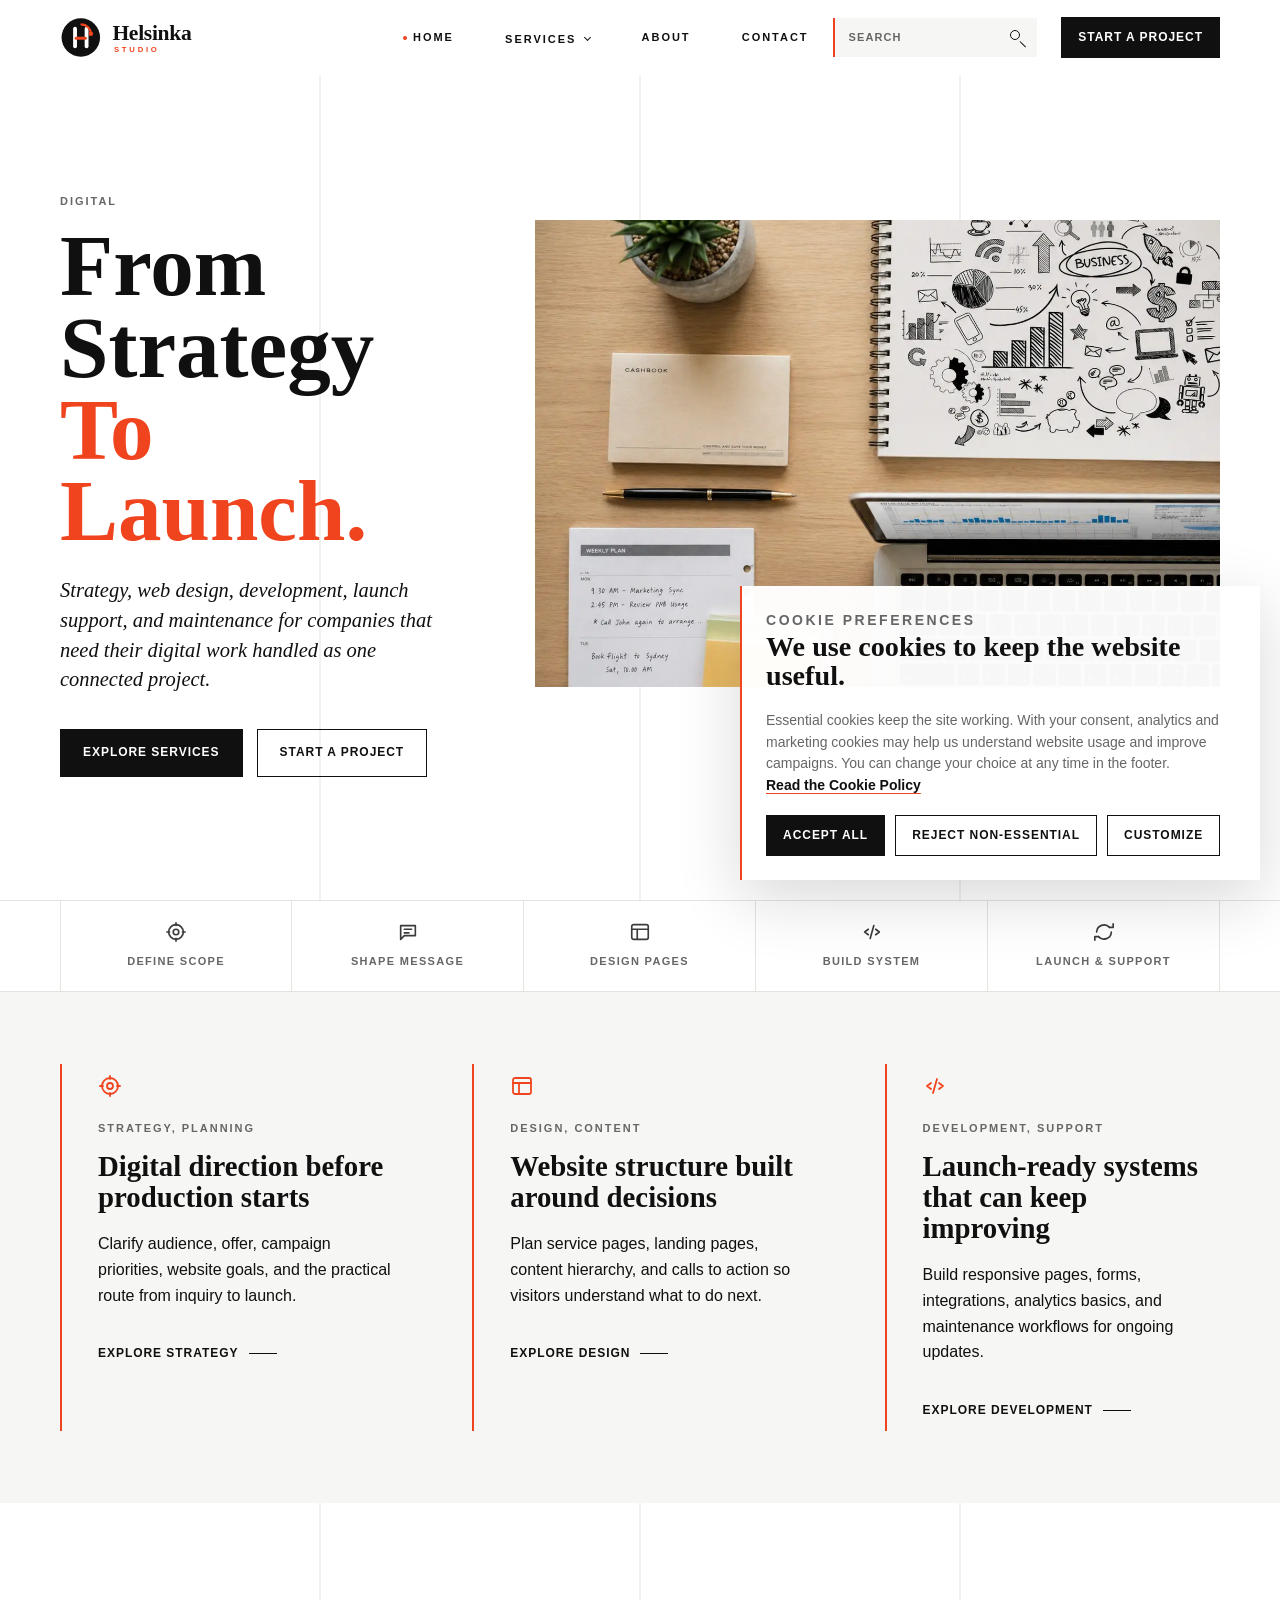
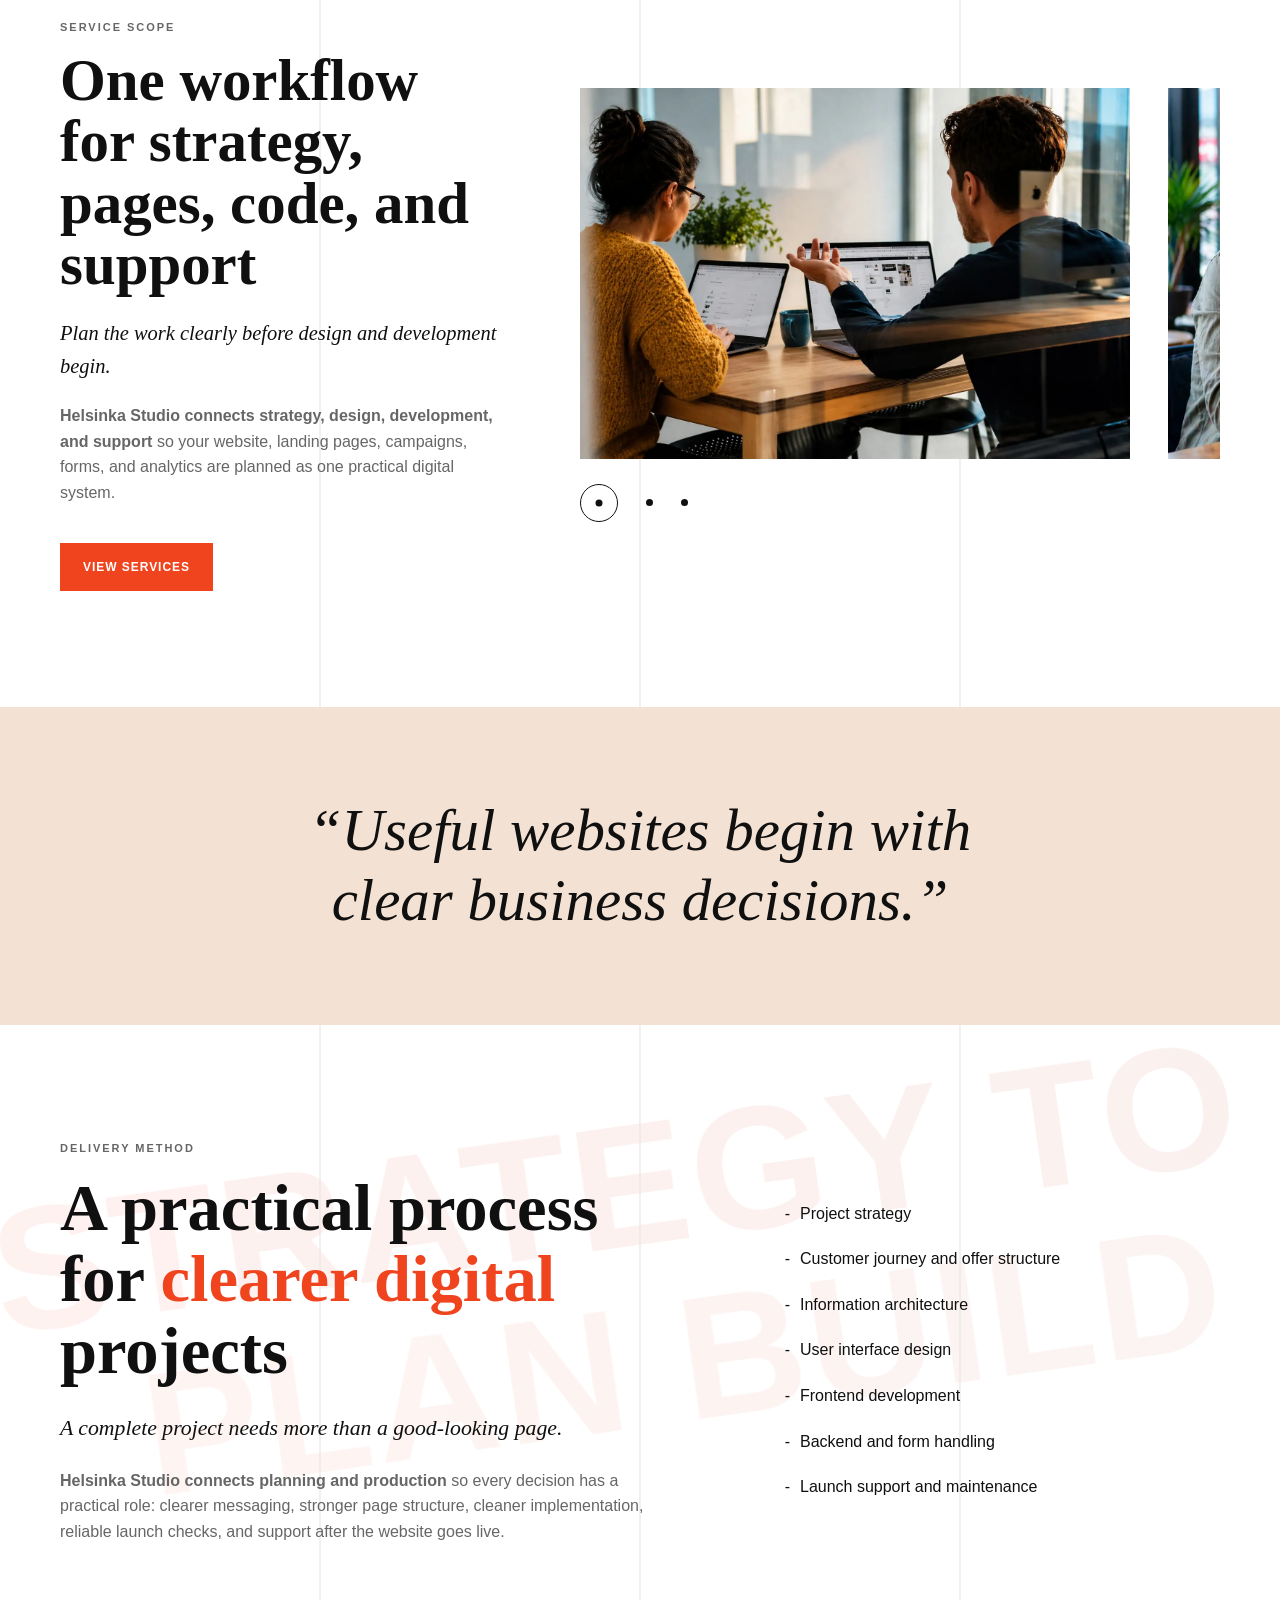
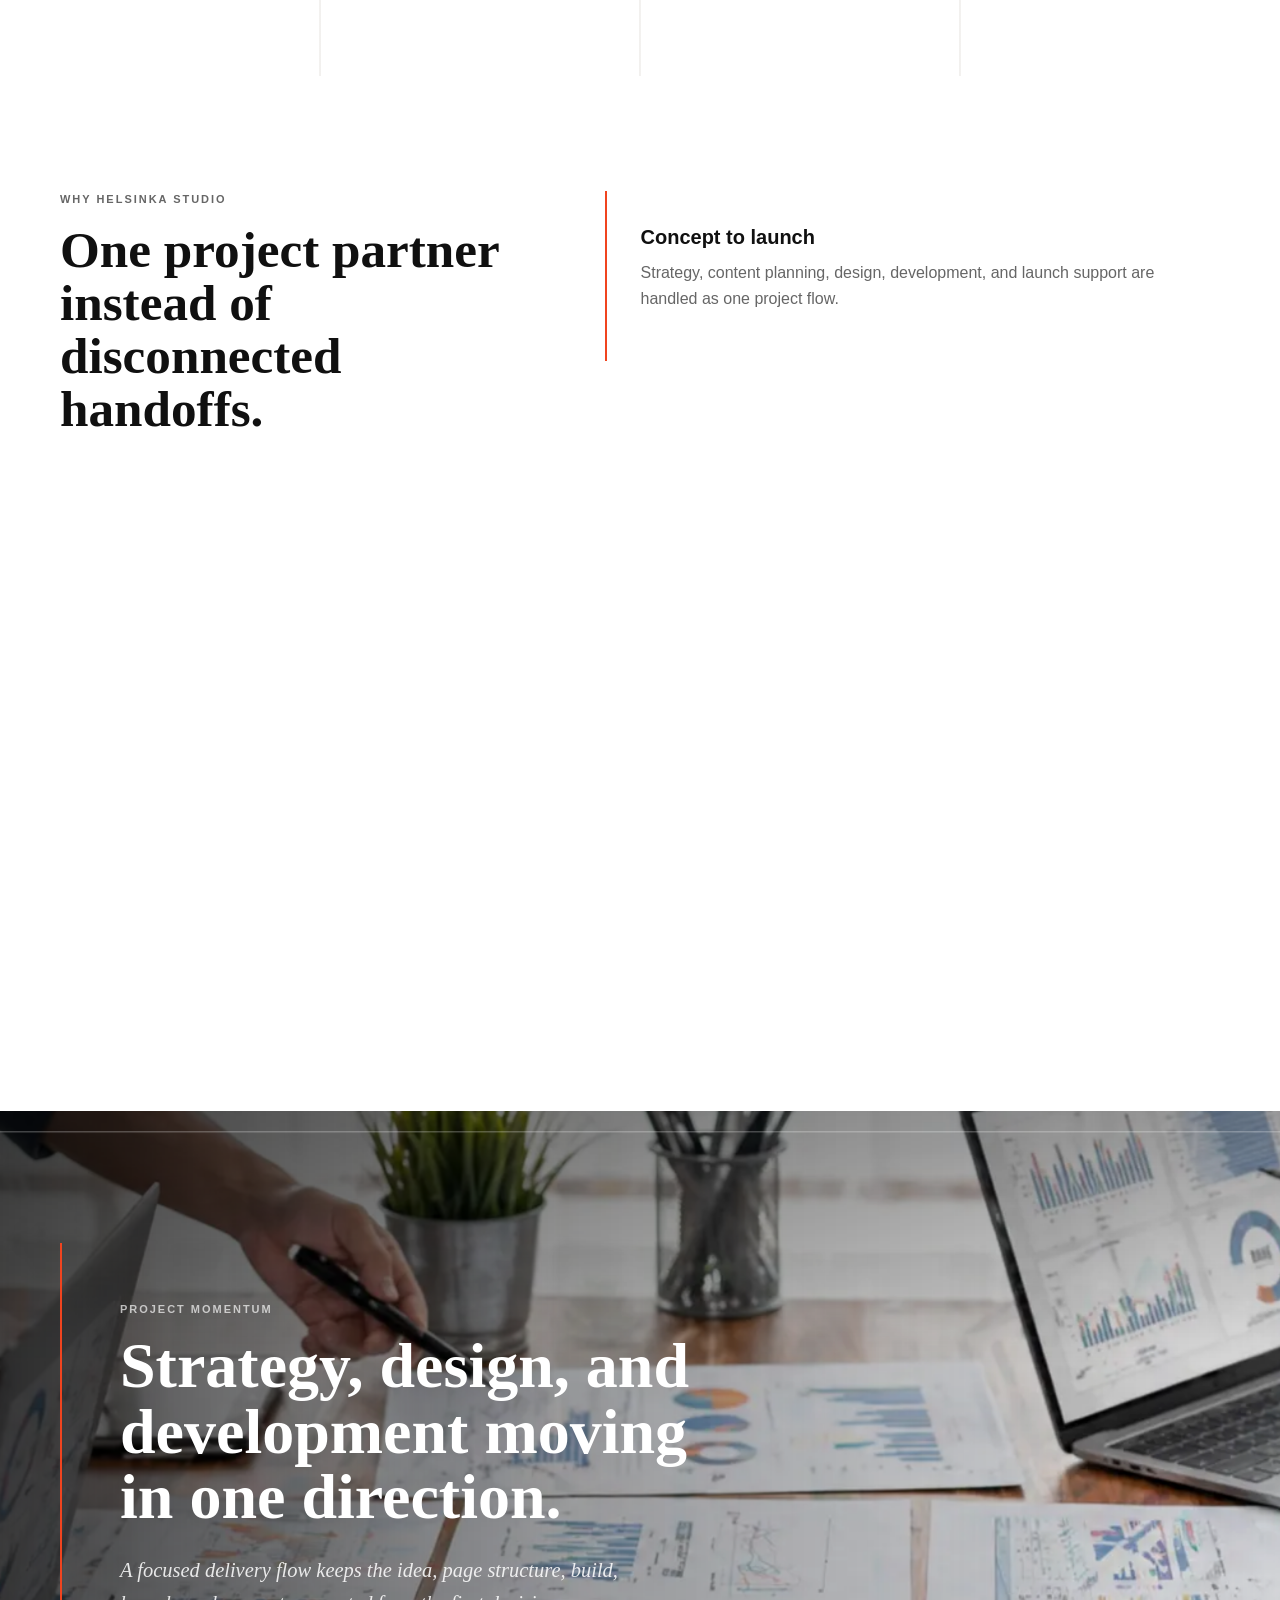
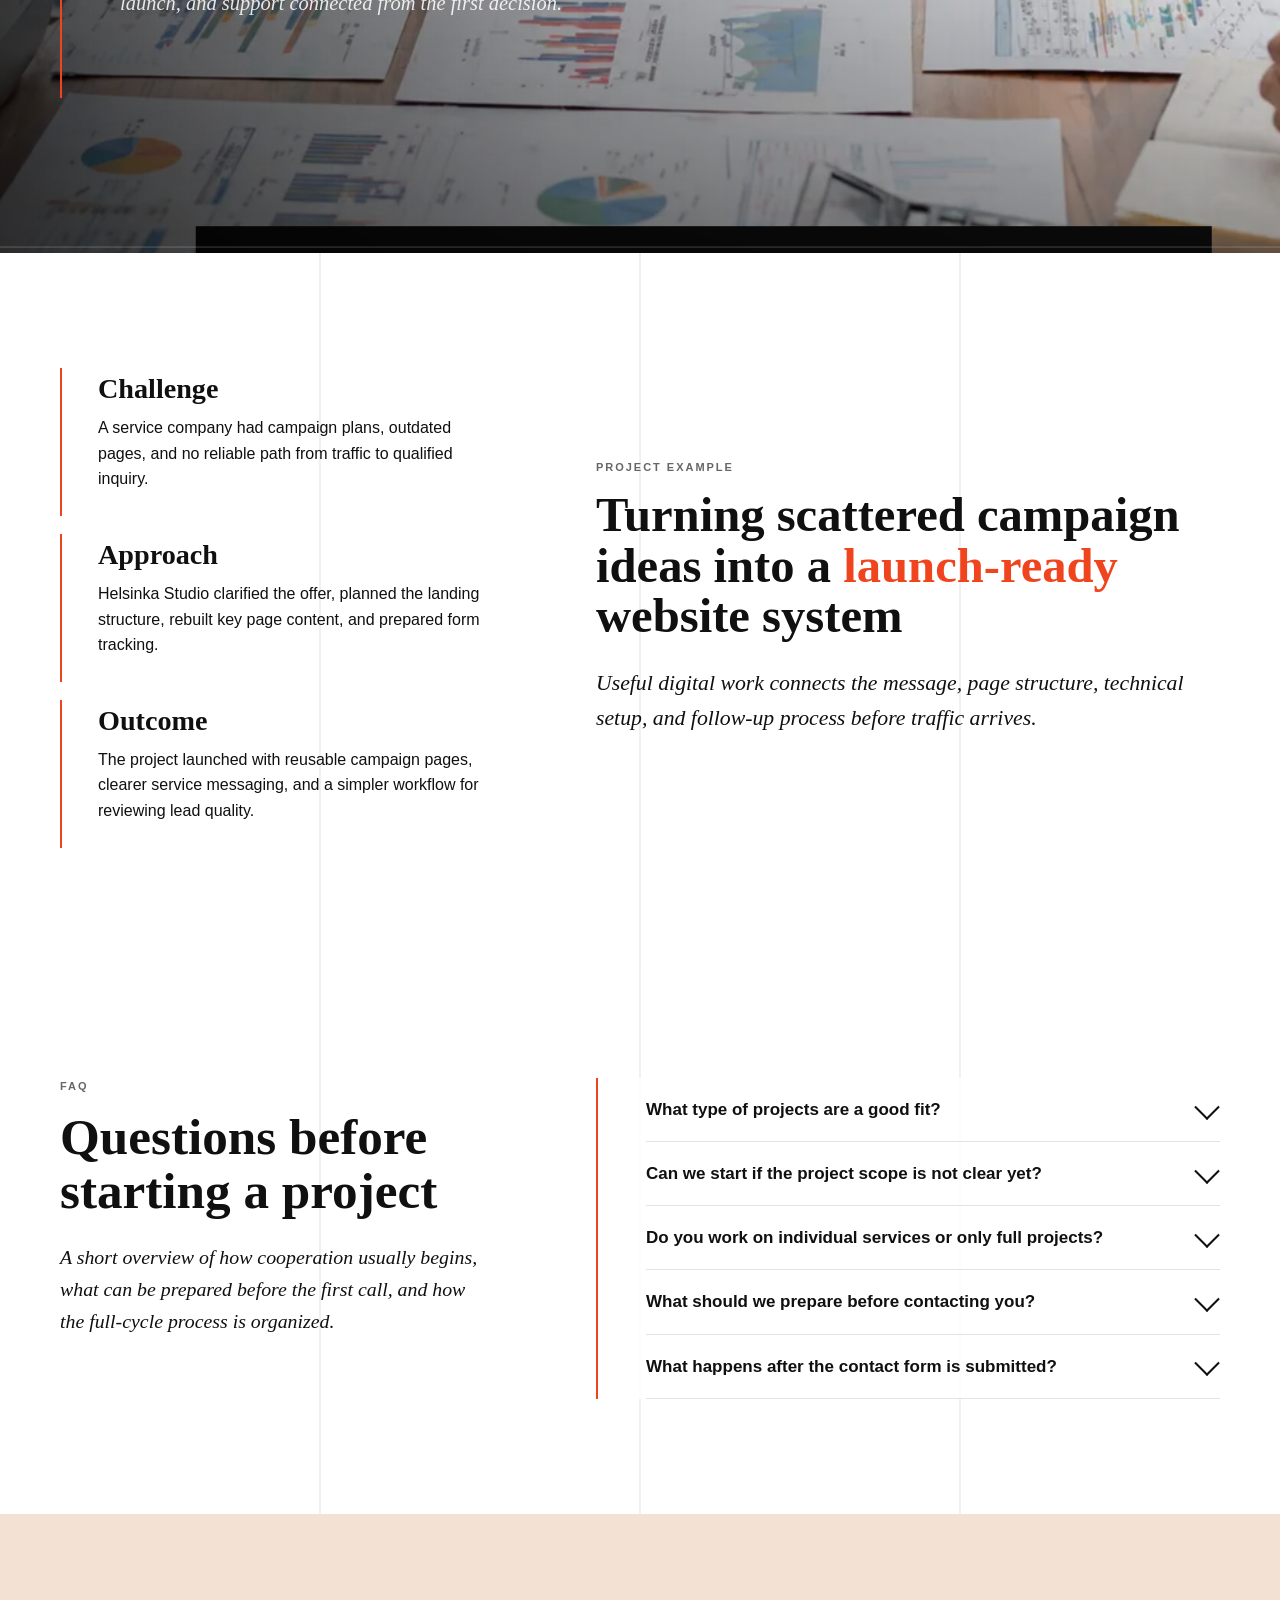
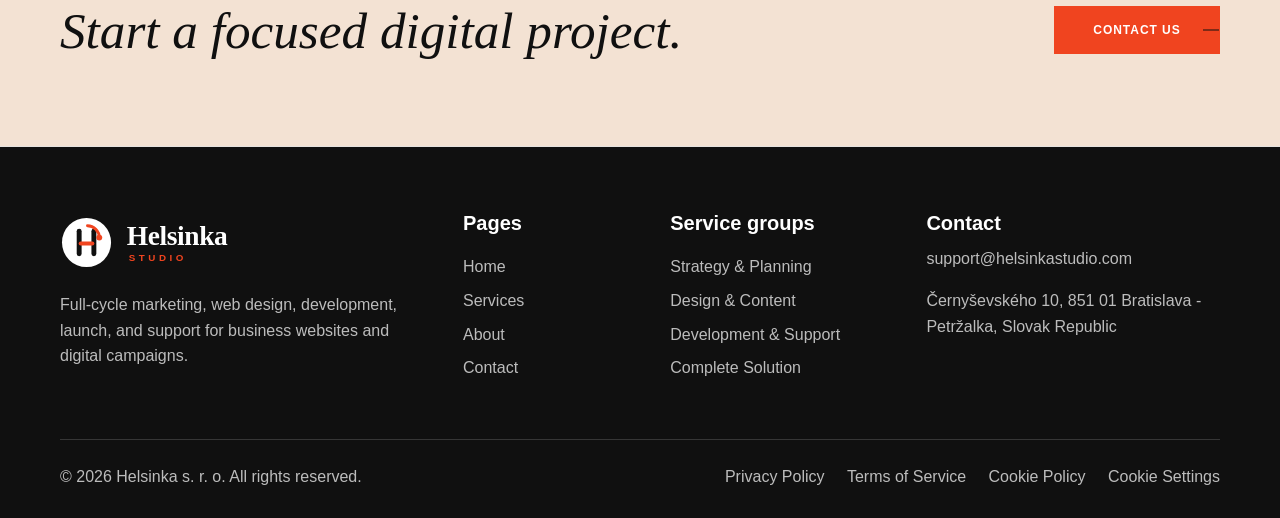
<file: index.html>
<!doctype html>
<html lang="en">
  <head>
    <meta charset="utf-8" />
    <meta name="viewport" content="width=device-width, initial-scale=1" />
    <title>
      Helsinka Studio | Strategy, Web Design, Development and Launch Support
    </title>
    <meta
      name="description"
      content="Helsinka Studio is a full-cycle digital partner for marketing strategy, digital advertising, web design, development, launch support, and website maintenance."
    />
    <link rel="icon" href="img/common/favicon.svg" type="image/svg+xml" />
    <link rel="stylesheet" href="css/bundle.css" />
  </head>
  <body>
    <a class="skip-link" href="#main">Skip to content</a>
    <header class="site-header" data-header>
      <div class="container header__inner">
        <a class="brand" href="index.html" aria-label="Helsinka Studio home"
          ><img class="brand__logo" src="img/common/logo.svg" alt=""
        /></a>
        <nav class="nav" aria-label="Primary navigation">
          <a class="nav__link is-active" href="index.html">Home</a>
          <div class="nav__item nav__item--dropdown" data-dropdown>
            <button
              class="nav__link nav__dropdown-toggle"
              type="button"
              data-dropdown-toggle
              aria-expanded="false"
            >
              Services
            </button>
            <div class="nav__dropdown" data-dropdown-menu>
              <a href="services.html">All Services</a>
              <a href="strategy-planning.html">Strategy &amp; Planning</a>
              <a href="design-content.html">Design &amp; Content</a>
              <a href="development-support.html">Development &amp; Support</a>
              <a href="service-detail.html">Complete Solution</a>
            </div>
          </div>
          <a class="nav__link" href="about.html">About</a>
          <a class="nav__link" href="contact.html">Contact</a>
        </nav>
        <form class="site-search" role="search" data-site-search novalidate>
          <label class="sr-only" for="site-search-input">Search website</label>
          <div class="site-search__field">
            <input
              id="site-search-input"
              type="search"
              name="q"
              placeholder="Search"
              autocomplete="off"
              data-search-input
            />
            <button class="site-search__submit" type="submit">Search</button>
          </div>
          <div
            class="site-search__results"
            data-search-results
            aria-live="polite"
          ></div>
        </form>
        <a class="button button--small" href="contact.html">Start a Project</a>
        <button
          class="menu-toggle"
          type="button"
          data-menu-open
          aria-controls="mobile-menu"
          aria-expanded="false"
        >
          <span class="menu-toggle__line"></span>
          <span class="sr-only">Open menu</span>
        </button>
      </div>
    </header>

    <div
      class="mobile-menu"
      id="mobile-menu"
      data-mobile-menu
      aria-hidden="true"
    >
      <div class="mobile-menu__bar">
        <a class="brand" href="index.html" aria-label="Helsinka Studio home"
          ><img class="brand__logo" src="img/common/logo.svg" alt=""
        /></a>
        <button
          class="menu-close"
          type="button"
          data-menu-close
          aria-label="Close menu"
        >
          Close
        </button>
      </div>
      <nav class="mobile-menu__nav" aria-label="Mobile navigation">
        <a href="index.html">Home</a>
        <a href="services.html">Services</a>
        <div class="mobile-menu__subnav" aria-label="Service pages">
          <a href="services.html">All Services</a>
          <a href="strategy-planning.html">Strategy &amp; Planning</a>
          <a href="design-content.html">Design &amp; Content</a>
          <a href="development-support.html">Development &amp; Support</a>
          <a href="service-detail.html">Complete Solution</a>
        </div>
        <a href="about.html">About</a>
        <a href="contact.html">Contact</a>
        <a class="button" href="contact.html">Start a Project</a>
      </nav>
      <p class="mobile-menu__note">
        Plan your next digital project with strategy, design, development, and
        launch support in one place.
      </p>
    </div>

    <main id="main">
      <section class="hero hero--home section">
        <div class="container hero__grid">
          <div class="hero__content">
            <p class="eyebrow">Digital</p>
            <h1>From Strategy<br /><span>To Launch.</span></h1>
            <p class="hero__lead">
              Strategy, web design, development, launch support, and maintenance
              for companies that need their digital work handled as one
              connected project.
            </p>
            <div class="button-row">
              <a class="button" href="services.html">Explore Services</a>
              <a class="button button--secondary" href="contact.html"
                >Start a Project</a
              >
            </div>
          </div>
          <figure class="hero__media">
            <img
              src="img/home/hero-main.webp"
              alt="Person viewing framed design work in a bright studio interior"
            />
          </figure>
        </div>
      </section>

      <section class="capability-strip" aria-label="Project lifecycle">
        <div class="container capability-strip__grid">
          <span class="icon-item icon-strategy">Define scope</span>
          <span class="icon-item icon-message">Shape message</span>
          <span class="icon-item icon-design">Design pages</span>
          <span class="icon-item icon-code">Build system</span>
          <span class="icon-item icon-support">Launch & support</span>
        </div>
      </section>

      <section
        class="insight-strip section--compact"
        aria-label="Core capabilities"
      >
        <div class="container insight-strip__grid">
          <article class="insight-card icon-card icon-strategy">
            <p class="eyebrow">Strategy, planning</p>
            <h2>Digital direction before production starts</h2>
            <p>
              Clarify audience, offer, campaign priorities, website goals, and
              the practical route from inquiry to launch.
            </p>
            <a class="text-link" href="strategy-planning.html"
              >Explore Strategy</a
            >
          </article>
          <article class="insight-card icon-card icon-design">
            <p class="eyebrow">Design, content</p>
            <h2>Website structure built around decisions</h2>
            <p>
              Plan service pages, landing pages, content hierarchy, and calls to
              action so visitors understand what to do next.
            </p>
            <a class="text-link" href="design-content.html">Explore Design</a>
          </article>
          <article class="insight-card icon-card icon-code">
            <p class="eyebrow">Development, support</p>
            <h2>Launch-ready systems that can keep improving</h2>
            <p>
              Build responsive pages, forms, integrations, analytics basics, and
              maintenance workflows for ongoing updates.
            </p>
            <a class="text-link" href="development-support.html"
              >Explore Development</a
            >
          </article>
        </div>
      </section>

      <section class="section services-showcase">
        <div class="container services-showcase__grid">
          <div class="services-showcase__content">
            <p class="eyebrow">Service scope</p>
            <h2>One workflow for strategy, pages, code, and support</h2>
            <p class="services-showcase__lead">
              Plan the work clearly before design and development begin.
            </p>
            <p>
              <strong
                >Helsinka Studio connects strategy, design, development, and
                support</strong
              >
              so your website, landing pages, campaigns, forms, and analytics
              are planned as one practical digital system.
            </p>
            <a class="button" href="services.html">View Services</a>
          </div>
          <div class="gallery-slider" data-gallery>
            <div class="gallery-slider__viewport">
              <div class="gallery-slider__track" data-gallery-track>
                <figure class="gallery-slider__slide">
                  <img
                    src="img/gallery-main/gallery-1.webp"
                    alt="Team reviewing digital work around a meeting table"
                  />
                </figure>
                <figure class="gallery-slider__slide">
                  <img
                    src="img/gallery-main/gallery-2.webp"
                    alt="Business discussion during a digital project session"
                  />
                </figure>
                <figure class="gallery-slider__slide">
                  <img
                    src="img/gallery-main/gallery-3.webp"
                    alt="Workspace prepared for planning website and marketing tasks"
                  />
                </figure>
              </div>
            </div>
            <div class="gallery-slider__dots" aria-label="Gallery slides">
              <button
                class="is-active"
                type="button"
                data-gallery-dot="0"
                aria-label="Show slide 1"
              ></button>
              <button
                type="button"
                data-gallery-dot="1"
                aria-label="Show slide 2"
              ></button>
              <button
                type="button"
                data-gallery-dot="2"
                aria-label="Show slide 3"
              ></button>
            </div>
          </div>
        </div>
      </section>

      <section class="motto-banner" aria-label="Helsinka Studio motto">
        <div class="container motto-banner__inner">
          <p>
            &ldquo;Useful websites begin with clear business decisions.&rdquo;
          </p>
        </div>
      </section>

      <div class="home-story-band" id="story-band">
        <div class="home-story-band__type" aria-hidden="true">
          <span>STRATEGY TO LAUNCH / STRATEGY TO LAUNCH / STRATEGY TO LAUNCH / STRATEGY TO LAUNCH /</span>
          <span>PLAN BUILD SUPPORT / PLAN BUILD SUPPORT / PLAN BUILD SUPPORT / PLAN BUILD SUPPORT /</span>
        </div>

        <section class="section method-section">
          <div class="container method-section__grid">
            <div class="method-section__content">
              <p class="eyebrow">Delivery method</p>
              <h2>
                A practical process for <span>clearer digital</span> projects
              </h2>
              <p class="method-section__lead">
                A complete project needs more than a good-looking page.
              </p>
              <p>
                <strong>Helsinka Studio connects planning and production</strong>
                so every decision has a practical role: clearer messaging,
                stronger page structure, cleaner implementation, reliable launch
                checks, and support after the website goes live.
              </p>
            </div>
            <ul class="method-list" aria-label="Digital process capabilities">
              <li>Project strategy</li>
              <li>Customer journey and offer structure</li>
              <li>Information architecture</li>
              <li>User interface design</li>
              <li>Frontend development</li>
              <li>Backend and form handling</li>
              <li>Launch support and maintenance</li>
            </ul>
          </div>
        </section>

        <section class="section why-section" data-scroll-cards>
          <div class="container split">
            <div>
              <p class="eyebrow">Why Helsinka Studio</p>
              <h2>One project partner instead of disconnected handoffs.</h2>
            </div>
            <div class="stack why-section__cards">
              <article class="text-block why-card is-open">
                <h3>Concept to launch</h3>
                <p>
                  Strategy, content planning, design, development, and launch
                  support are handled as one project flow.
                </p>
              </article>
              <article class="text-block why-card">
                <h3>Clear communication</h3>
                <p>
                  Project decisions are documented so teams know what is being
                  built, why it matters, and what comes next.
                </p>
              </article>
              <article class="text-block why-card">
                <h3>Practical digital systems</h3>
                <p>
                  Websites are planned around business use: inquiries, campaign
                  pages, tracking, editing, and maintenance.
                </p>
              </article>
              <article class="text-block why-card">
                <h3>Support after launch</h3>
                <p>
                  The work continues with updates, campaign adjustments,
                  performance checks, and ongoing improvements.
                </p>
              </article>
            </div>
          </div>
        </section>

        <section class="parallax-banner" id="parallax-banner" data-parallax-banner aria-label="Digital project momentum">
          <div class="parallax-banner__media" data-parallax-media>
            <img
              src="img/home/parallax.webp"
              alt="Workspace prepared for digital project planning and launch coordination"
            />
          </div>
          <div class="container parallax-banner__inner">
            <div class="parallax-banner__content" data-parallax-content>
              <p class="eyebrow">Project momentum</p>
              <h2>Strategy, design, and development moving in one direction.</h2>
              <p>
                A focused delivery flow keeps the idea, page structure, build,
                launch, and support connected from the first decision.
              </p>
            </div>
          </div>
        </section>

        <section class="section section--case">
          <div class="container case-feature">
            <div class="case-feature__cards">
              <article>
                <h3>Challenge</h3>
                <p>
                  A service company had campaign plans, outdated pages, and no
                  reliable path from traffic to qualified inquiry.
                </p>
              </article>
              <article>
                <h3>Approach</h3>
                <p>
                  Helsinka Studio clarified the offer, planned the landing
                  structure, rebuilt key page content, and prepared form tracking.
                </p>
              </article>
              <article>
                <h3>Outcome</h3>
                <p>
                  The project launched with reusable campaign pages, clearer
                  service messaging, and a simpler workflow for reviewing lead
                  quality.
                </p>
              </article>
            </div>
            <div class="case-feature__heading">
              <p class="eyebrow">Project example</p>
              <h2>
                Turning scattered campaign ideas into a
                <span>launch-ready</span> website system
              </h2>
              <p>
                Useful digital work connects the message, page structure,
                technical setup, and follow-up process before traffic arrives.
              </p>
            </div>
          </div>
        </section>
      </div>

      <section class="section home-faq" id="faq" aria-labelledby="home-faq-title">
        <div class="container home-faq__grid">
          <div class="home-faq__intro">
            <p class="eyebrow">FAQ</p>
            <h2 id="home-faq-title">Questions before starting a project</h2>
            <p>
              A short overview of how cooperation usually begins, what can be
              prepared before the first call, and how the full-cycle process is
              organized.
            </p>
          </div>
          <div class="home-faq__list">
            <details>
              <summary>What type of projects are a good fit?</summary>
              <p>
                Helsinka Studio is a good fit for companies that need a website,
                landing page, campaign system, or digital refresh where strategy,
                content, design, development, and launch support should work
                together instead of being handled as separate tasks.
              </p>
            </details>
            <details>
              <summary>Can we start if the project scope is not clear yet?</summary>
              <p>
                Yes. Early cooperation can start with project discovery:
                reviewing business goals, current pages, audience segments,
                campaign needs, content gaps, technical requirements, and the
                most practical first version to build.
              </p>
            </details>
            <details>
              <summary>Do you work on individual services or only full projects?</summary>
              <p>
                Both are possible. A client can start with one direction, such as
                strategy, design, development, or support, and later connect it
                into a complete solution if the project needs a wider delivery
                process.
              </p>
            </details>
            <details>
              <summary>What should we prepare before contacting you?</summary>
              <p>
                Helpful materials include a short project description, current
                website link if available, service or product information,
                preferred timeline, budget range, decision makers, and any known
                campaign, content, or technical requirements.
              </p>
            </details>
            <details>
              <summary>What happens after the contact form is submitted?</summary>
              <p>
                The inquiry is reviewed, then Helsinka Studio follows up by
                email to clarify the project context, recommend a cooperation
                direction, and outline the next practical step: discovery,
                proposal, audit, or production planning.
              </p>
            </details>
          </div>
        </div>
      </section>

      <section class="section cta-section">
        <div class="container cta-section__inner">
          <h2>Start a focused digital project.</h2>
          <a class="button button--accent button--line" href="contact.html"
            >Contact Us</a
          >
        </div>
      </section>
    </main>

    <footer class="site-footer">
      <div class="container footer__grid">
        <div>
          <h2 class="footer__brand">
            <img
              class="footer__logo"
              src="img/common/logo-light.svg"
              alt="Helsinka Studio"
            />
          </h2>
          <p>
            Full-cycle marketing, web design, development, launch, and support
            for business websites and digital campaigns.
          </p>
        </div>
        <nav aria-label="Footer pages">
          <h3>Pages</h3>
          <a href="index.html">Home</a><a href="services.html">Services</a
          ><a href="about.html">About</a><a href="contact.html">Contact</a>
        </nav>
        <nav aria-label="Footer services">
          <h3>Service groups</h3>
          <a href="strategy-planning.html">Strategy & Planning</a
          ><a href="design-content.html">Design & Content</a
          ><a href="development-support.html">Development & Support</a
          ><a href="service-detail.html">Complete Solution</a>
        </nav>
        <div>
          <h3>Contact</h3>
          <p>
            <a href="mailto:support@helsinkastudio.com"
              >support@helsinkastudio.com</a
            >
          </p>
          <p>
            &#268;erny&#353;evsk&#233;ho 10, 851 01 Bratislava - Petr&#382;alka,
            Slovak Republic
          </p>
        </div>
      </div>
      <div class="container footer__bottom">
        <p>
          &copy; <span data-year></span> Helsinka s. r. o. All rights reserved.
        </p>
        <p>
          <a href="privacy.html">Privacy Policy</a>
          <a href="terms.html">Terms of Service</a>
          <a href="cookie-policy.html">Cookie Policy</a>
          <button
            class="footer__link-button"
            type="button"
            data-cookie-settings
          >
            Cookie Settings
          </button>
        </p>
      </div>
    </footer>
    <script src="js/main.js"></script>
  </body>
</html>
</file>
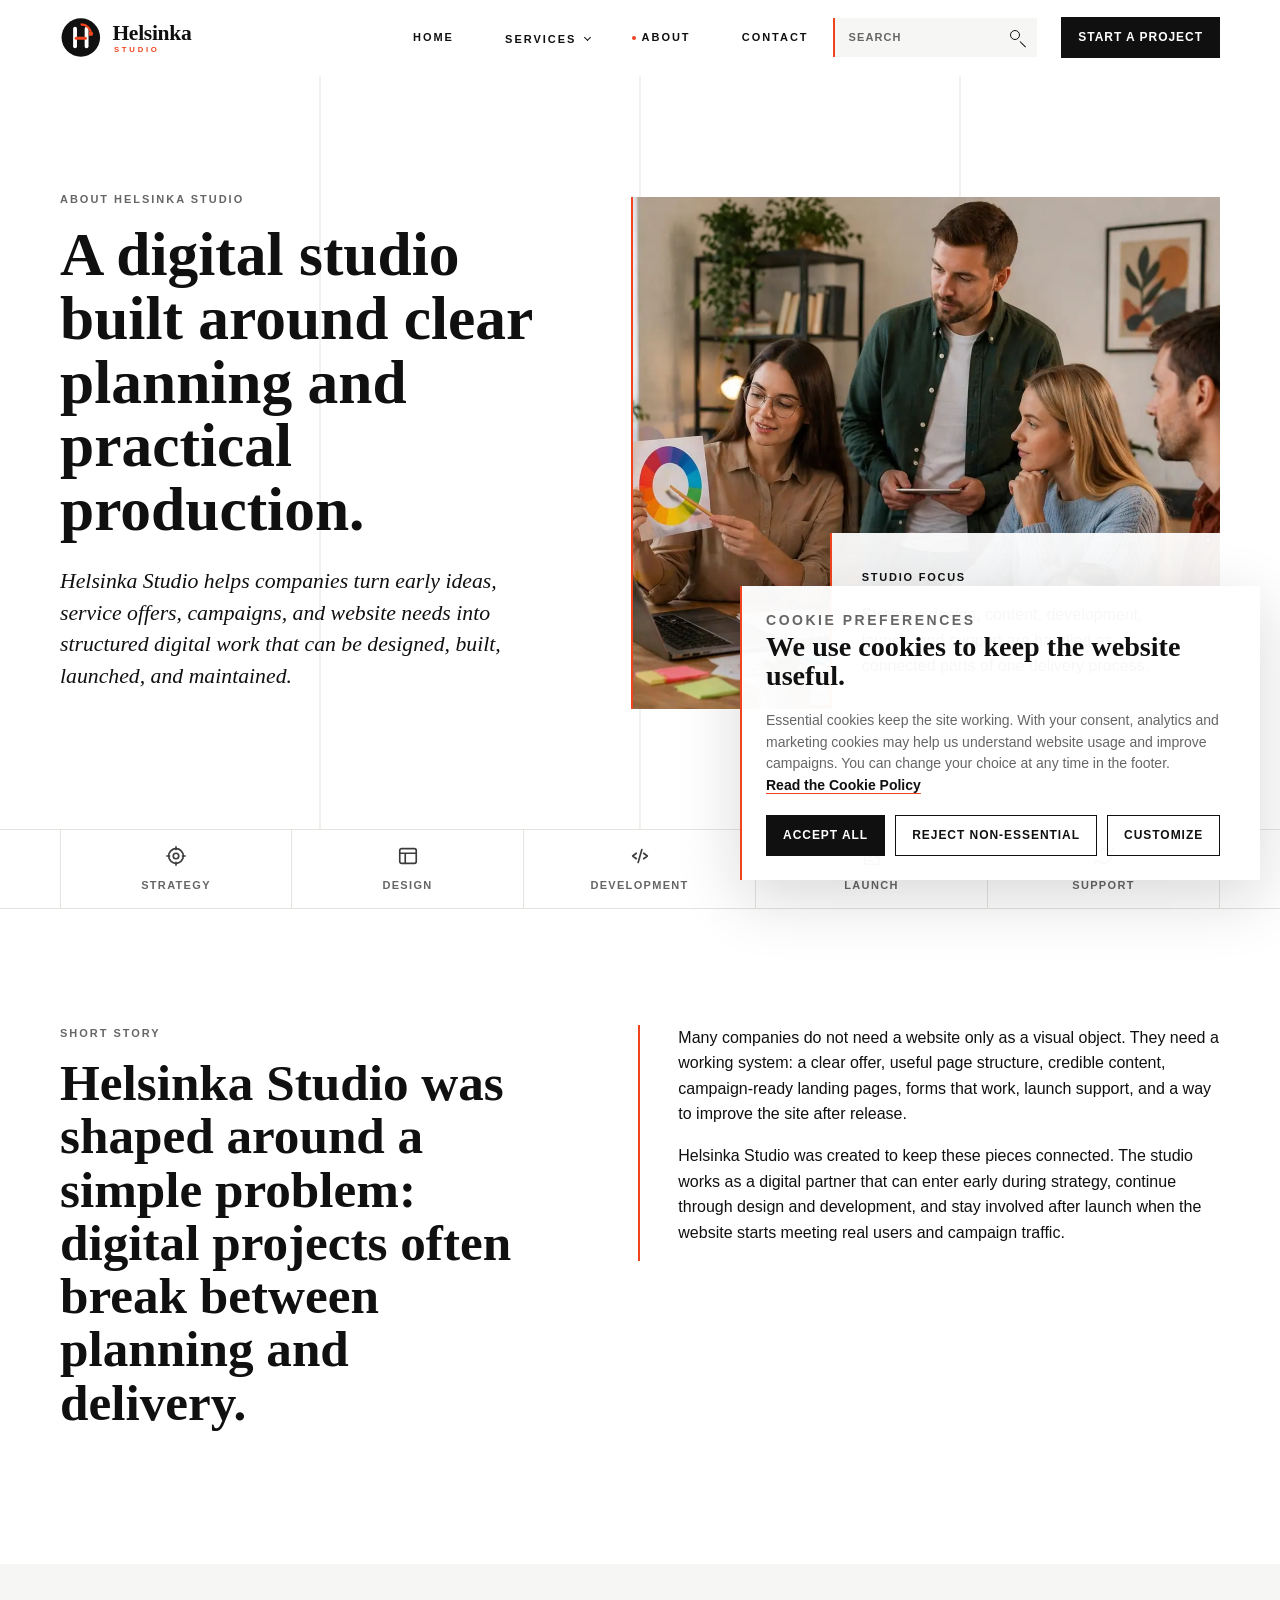
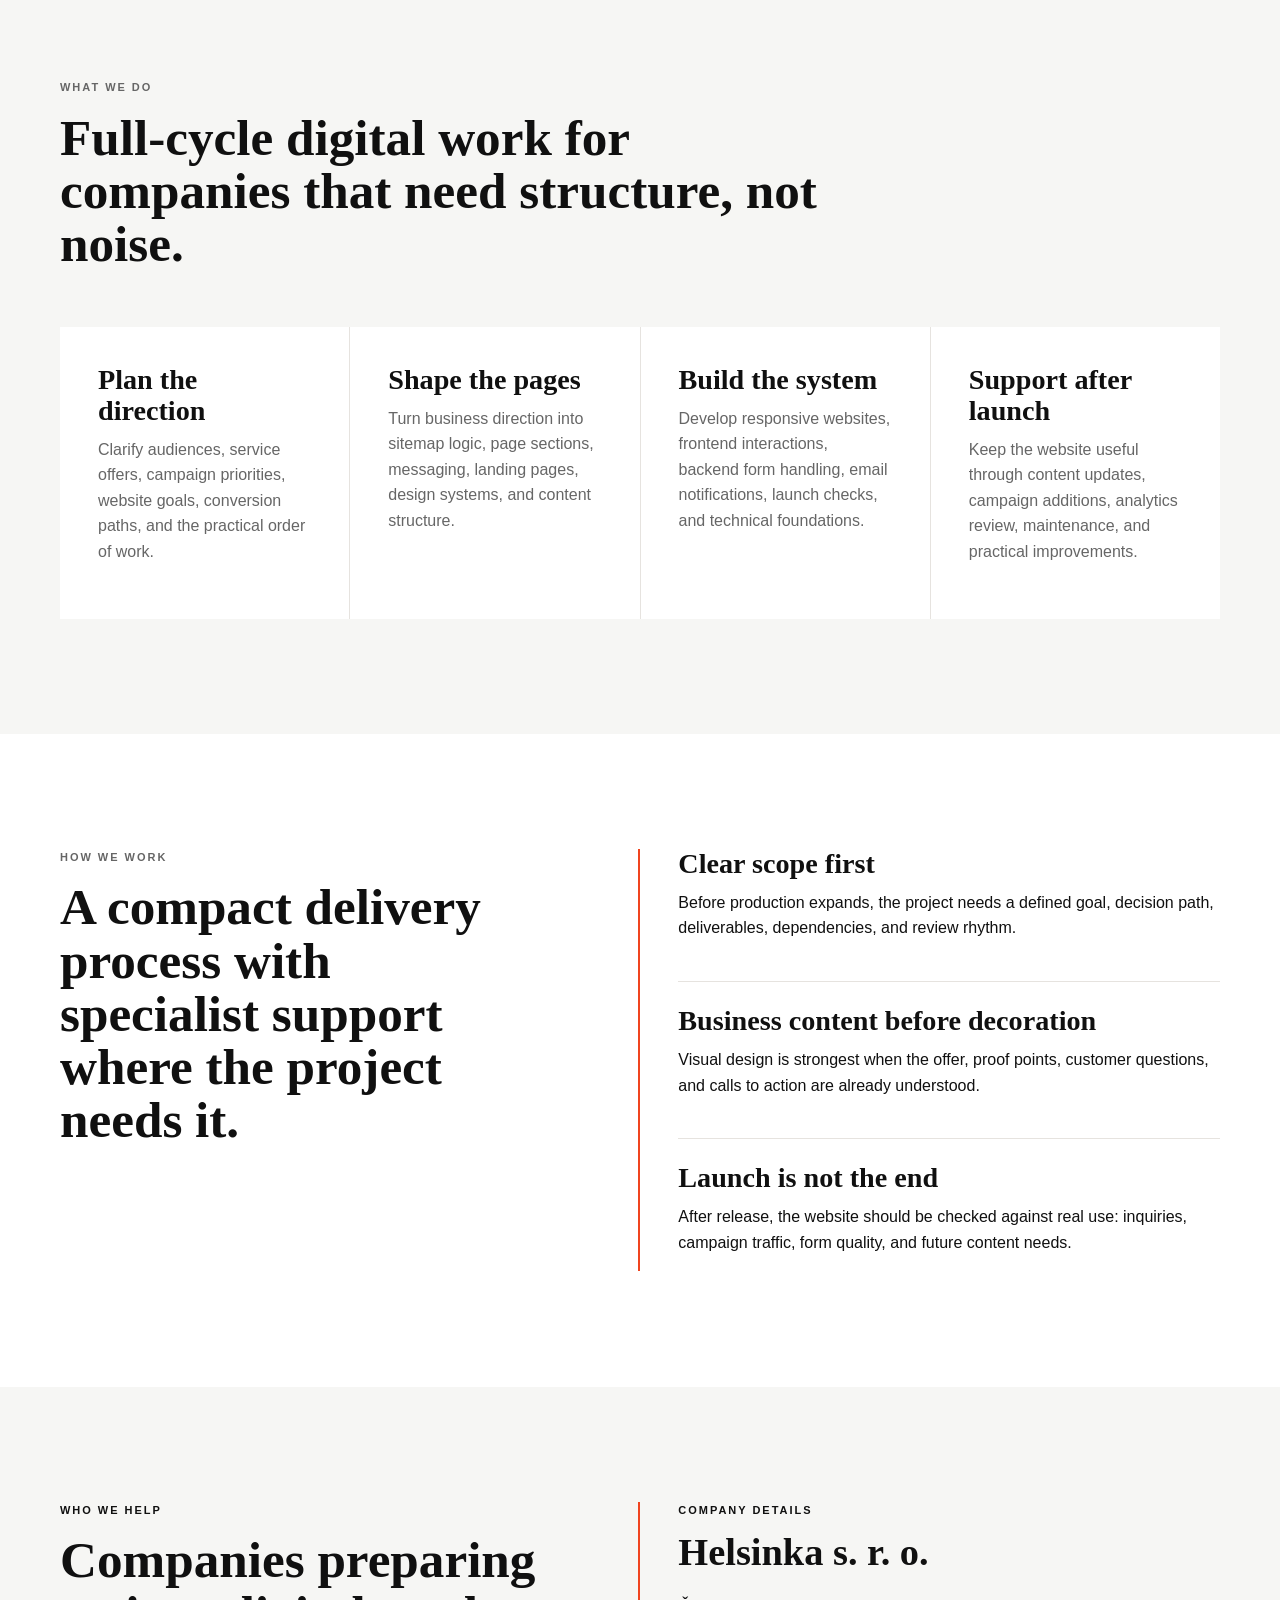
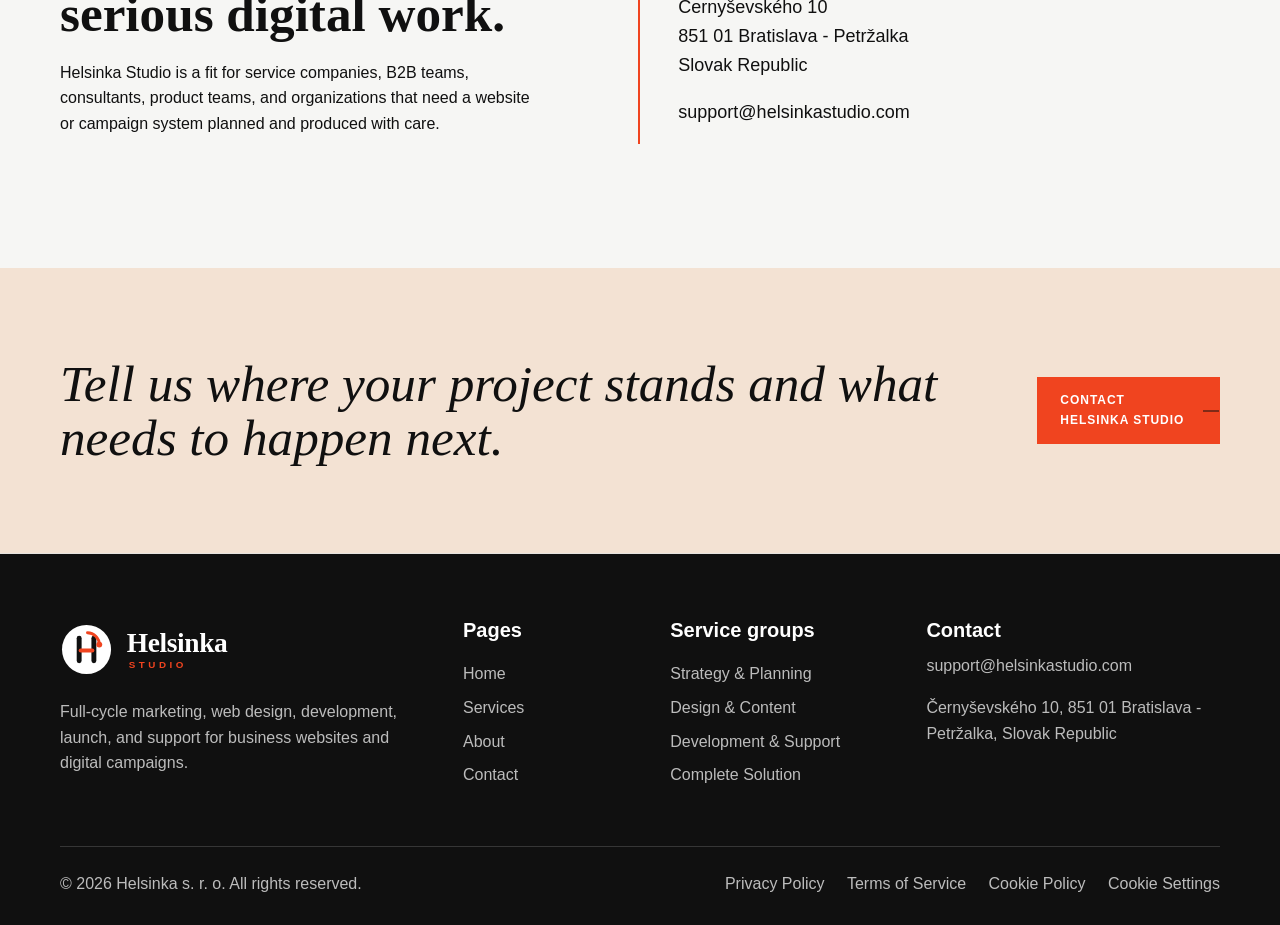
<file: about.html>
<!doctype html>
<html lang="en">
<head>
  <meta charset="utf-8">
  <meta name="viewport" content="width=device-width, initial-scale=1">
  <title>About | Helsinka Studio</title>
  <meta name="description" content="Helsinka Studio is a full-cycle digital studio helping companies plan, design, build, launch, and maintain business websites and campaign systems.">
  <link rel="icon" href="img/common/favicon.svg" type="image/svg+xml">
  <link rel="stylesheet" href="css/bundle.css">
</head>
<body>
  <a class="skip-link" href="#main">Skip to content</a>
  <header class="site-header" data-header>
    <div class="container header__inner">
      <a class="brand" href="index.html" aria-label="Helsinka Studio home"><img class="brand__logo" src="img/common/logo.svg" alt=""></a>
      <nav class="nav" aria-label="Primary navigation">
        <a class="nav__link" href="index.html">Home</a>
        <div class="nav__item nav__item--dropdown" data-dropdown>
          <button class="nav__link nav__dropdown-toggle" type="button" data-dropdown-toggle aria-expanded="false">Services</button>
          <div class="nav__dropdown" data-dropdown-menu>
            <a href="services.html">All Services</a>
            <a href="strategy-planning.html">Strategy &amp; Planning</a>
            <a href="design-content.html">Design &amp; Content</a>
            <a href="development-support.html">Development &amp; Support</a>
            <a href="service-detail.html">Complete Solution</a>
          </div>
        </div>
        <a class="nav__link is-active" href="about.html">About</a>
        <a class="nav__link" href="contact.html">Contact</a>
      </nav>
      <form class="site-search" role="search" data-site-search novalidate>
        <label class="sr-only" for="site-search-input">Search website</label>
        <div class="site-search__field">
          <input id="site-search-input" type="search" name="q" placeholder="Search" autocomplete="off" data-search-input>
          <button class="site-search__submit" type="submit">Search</button>
        </div>
        <div class="site-search__results" data-search-results aria-live="polite"></div>
      </form>
      <a class="button button--small" href="contact.html">Start a Project</a>
      <button class="menu-toggle" type="button" data-menu-open aria-controls="mobile-menu" aria-expanded="false">
        <span class="menu-toggle__line"></span>
        <span class="sr-only">Open menu</span>
      </button>
    </div>
  </header>

  <div class="mobile-menu" id="mobile-menu" data-mobile-menu aria-hidden="true">
    <div class="mobile-menu__bar">
      <a class="brand" href="index.html" aria-label="Helsinka Studio home"><img class="brand__logo" src="img/common/logo.svg" alt=""></a>
      <button class="menu-close" type="button" data-menu-close aria-label="Close menu">Close</button>
    </div>
    <nav class="mobile-menu__nav" aria-label="Mobile navigation">
      <a href="index.html">Home</a>
      <a href="services.html">Services</a>
      <div class="mobile-menu__subnav" aria-label="Service pages">
        <a href="services.html">All Services</a>
        <a href="strategy-planning.html">Strategy &amp; Planning</a>
        <a href="design-content.html">Design &amp; Content</a>
        <a href="development-support.html">Development &amp; Support</a>
        <a href="service-detail.html">Complete Solution</a>
      </div>
      <a href="about.html">About</a>
      <a href="contact.html">Contact</a>
      <a class="button" href="contact.html">Start a Project</a>
    </nav>
    <p class="mobile-menu__note">Plan your next digital project with strategy, design, development, and launch support in one place.</p>
  </div>

  <main id="main">
    <section class="about-hero section">
      <div class="container about-hero__grid">
        <div>
          <p class="eyebrow">About Helsinka Studio</p>
          <h1>A digital studio built around clear planning and practical production.</h1>
          <p class="about-hero__lead">Helsinka Studio helps companies turn early ideas, service offers, campaigns, and website needs into structured digital work that can be designed, built, launched, and maintained.</p>
        </div>
        <figure class="about-hero__media">
          <img src="img/about/about-main.webp" alt="Digital studio team reviewing visual direction and project materials">
          <figcaption><span>Studio focus</span><p>Strategy, design, content, development, launch, and support are handled as connected parts of one delivery process.</p></figcaption>
        </figure>
      </div>
    </section>

    <section class="about-strip" aria-label="Studio capabilities">
      <div class="container about-strip__grid">
        <span class="icon-item icon-strategy">Strategy</span>
        <span class="icon-item icon-design">Design</span>
        <span class="icon-item icon-code">Development</span>
        <span class="icon-item icon-launch">Launch</span>
        <span class="icon-item icon-support">Support</span>
      </div>
    </section>

    <section class="section about-story">
      <div class="container about-story__grid">
        <div>
          <p class="eyebrow">Short story</p>
          <h2>Helsinka Studio was shaped around a simple problem: digital projects often break between planning and delivery.</h2>
        </div>
        <div class="about-copy">
          <p>Many companies do not need a website only as a visual object. They need a working system: a clear offer, useful page structure, credible content, campaign-ready landing pages, forms that work, launch support, and a way to improve the site after release.</p>
          <p>Helsinka Studio was created to keep these pieces connected. The studio works as a digital partner that can enter early during strategy, continue through design and development, and stay involved after launch when the website starts meeting real users and campaign traffic.</p>
        </div>
      </div>
    </section>

    <section class="section about-do section--muted">
      <div class="container">
        <div class="section-heading">
          <p class="eyebrow">What we do</p>
          <h2>Full-cycle digital work for companies that need structure, not noise.</h2>
        </div>
        <div class="about-do__grid">
          <article>
            <h3>Plan the direction</h3>
            <p>Clarify audiences, service offers, campaign priorities, website goals, conversion paths, and the practical order of work.</p>
          </article>
          <article>
            <h3>Shape the pages</h3>
            <p>Turn business direction into sitemap logic, page sections, messaging, landing pages, design systems, and content structure.</p>
          </article>
          <article>
            <h3>Build the system</h3>
            <p>Develop responsive websites, frontend interactions, backend form handling, email notifications, launch checks, and technical foundations.</p>
          </article>
          <article>
            <h3>Support after launch</h3>
            <p>Keep the website useful through content updates, campaign additions, analytics review, maintenance, and practical improvements.</p>
          </article>
        </div>
      </div>
    </section>

    <section class="section about-method">
      <div class="container about-method__grid">
        <div>
          <p class="eyebrow">How we work</p>
          <h2>A compact delivery process with specialist support where the project needs it.</h2>
        </div>
        <div class="about-method__list">
          <article><h3>Clear scope first</h3><p>Before production expands, the project needs a defined goal, decision path, deliverables, dependencies, and review rhythm.</p></article>
          <article><h3>Business content before decoration</h3><p>Visual design is strongest when the offer, proof points, customer questions, and calls to action are already understood.</p></article>
          <article><h3>Launch is not the end</h3><p>After release, the website should be checked against real use: inquiries, campaign traffic, form quality, and future content needs.</p></article>
        </div>
      </div>
    </section>

    <section class="section about-fit section--muted">
      <div class="container about-fit__grid">
        <article>
          <p class="eyebrow">Who we help</p>
          <h2>Companies preparing serious digital work.</h2>
          <p>Helsinka Studio is a fit for service companies, B2B teams, consultants, product teams, and organizations that need a website or campaign system planned and produced with care.</p>
        </article>
        <article class="address-block">
          <p class="eyebrow">Company details</p>
          <h2>Helsinka s. r. o.</h2>
          <p>&#268;erny&#353;evsk&#233;ho 10<br>851 01 Bratislava - Petr&#382;alka<br>Slovak Republic</p>
          <p><a href="mailto:support@helsinkastudio.com">support@helsinkastudio.com</a></p>
        </article>
      </div>
    </section>

    <section class="section cta-section">
      <div class="container cta-section__inner">
        <h2>Tell us where your project stands and what needs to happen next.</h2>
        <a class="button button--accent button--line" href="contact.html">Contact Helsinka Studio</a>
      </div>
    </section>
  </main>

  <footer class="site-footer">
    <div class="container footer__grid">
      <div><h2 class="footer__brand"><img class="footer__logo" src="img/common/logo-light.svg" alt="Helsinka Studio"></h2><p>Full-cycle marketing, web design, development, launch, and support for business websites and digital campaigns.</p></div>
      <nav aria-label="Footer pages"><h3>Pages</h3><a href="index.html">Home</a><a href="services.html">Services</a><a href="about.html">About</a><a href="contact.html">Contact</a></nav>
      <nav aria-label="Footer services"><h3>Service groups</h3><a href="strategy-planning.html">Strategy & Planning</a><a href="design-content.html">Design & Content</a><a href="development-support.html">Development & Support</a><a href="service-detail.html">Complete Solution</a></nav>
      <div><h3>Contact</h3><p><a href="mailto:support@helsinkastudio.com">support@helsinkastudio.com</a></p><p>&#268;erny&#353;evsk&#233;ho 10, 851 01 Bratislava - Petr&#382;alka, Slovak Republic</p></div>
    </div>
    <div class="container footer__bottom">
      <p>&copy; <span data-year></span> Helsinka s. r. o. All rights reserved.</p>
      <p><a href="privacy.html">Privacy Policy</a> <a href="terms.html">Terms of Service</a> <a href="cookie-policy.html">Cookie Policy</a> <button class="footer__link-button" type="button" data-cookie-settings>Cookie Settings</button></p>
    </div>
  </footer>
  <script src="js/main.js"></script>
</body>
</html>
</file>
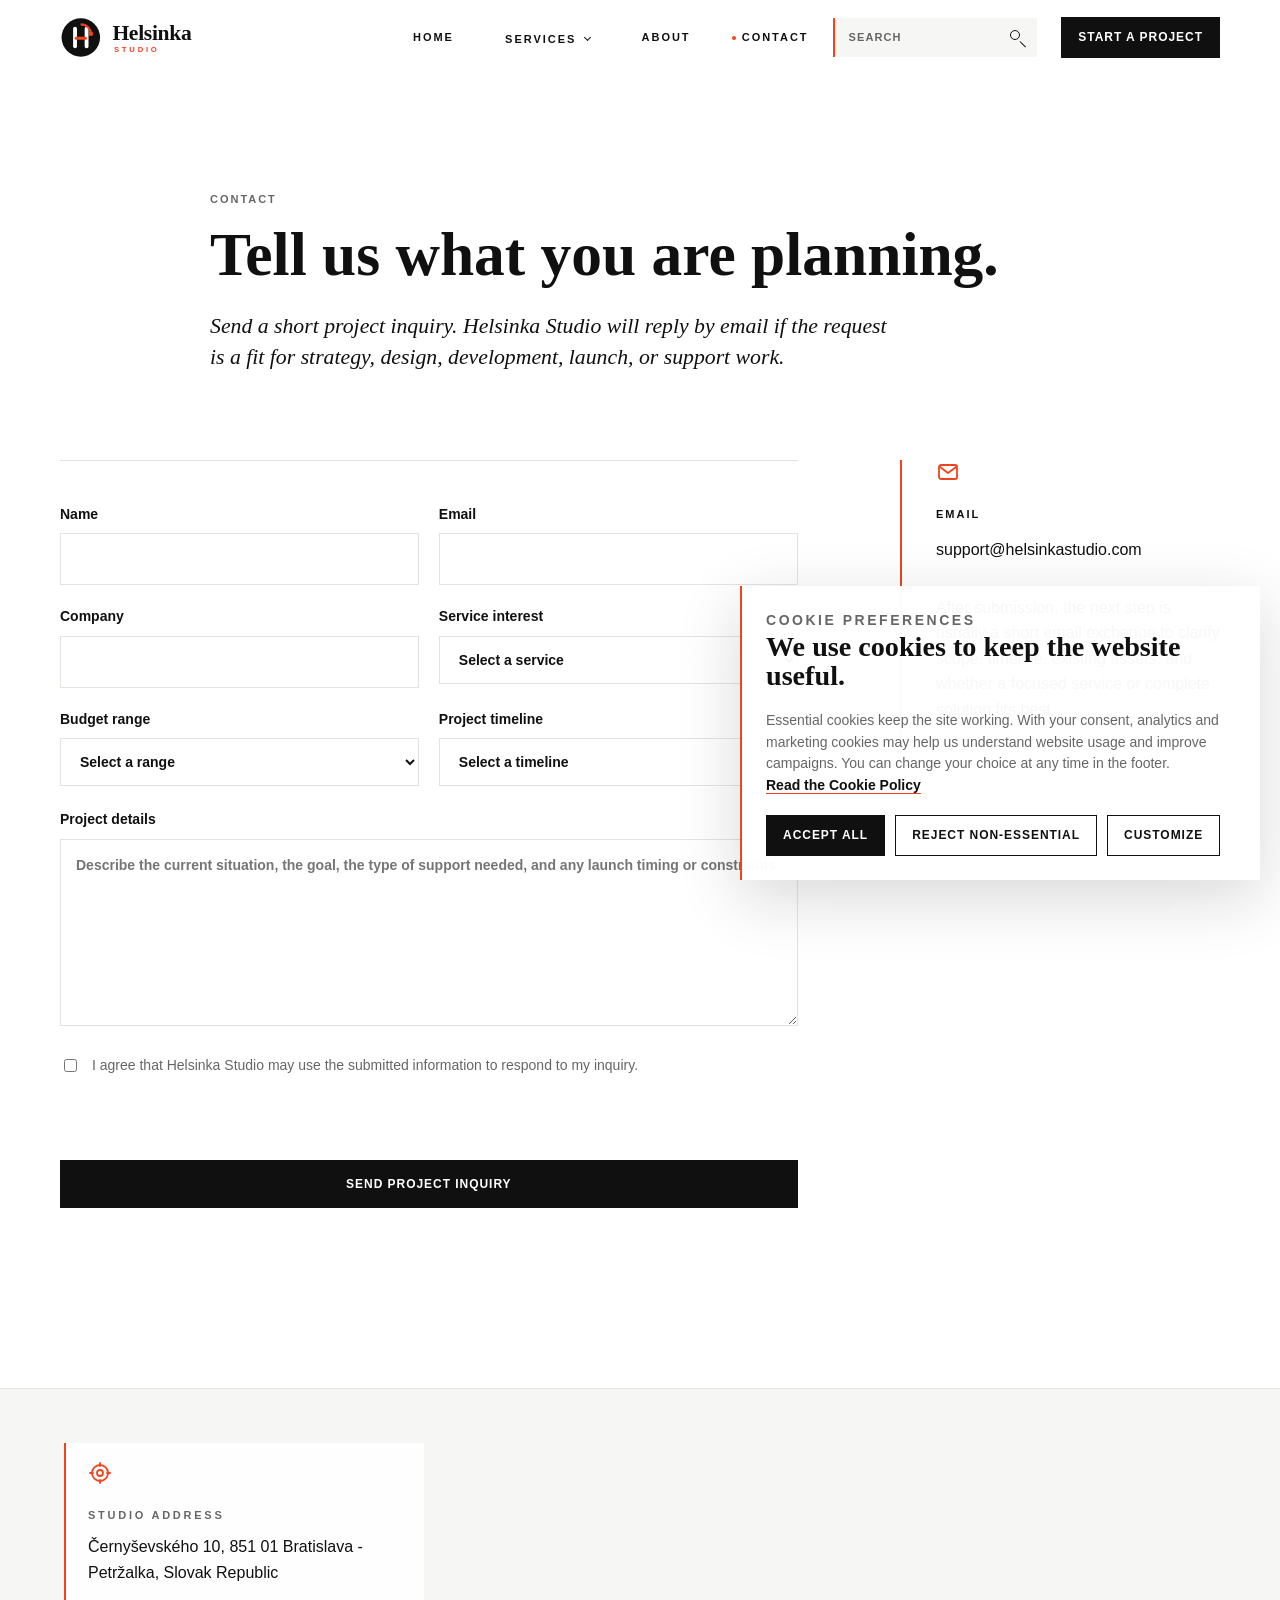
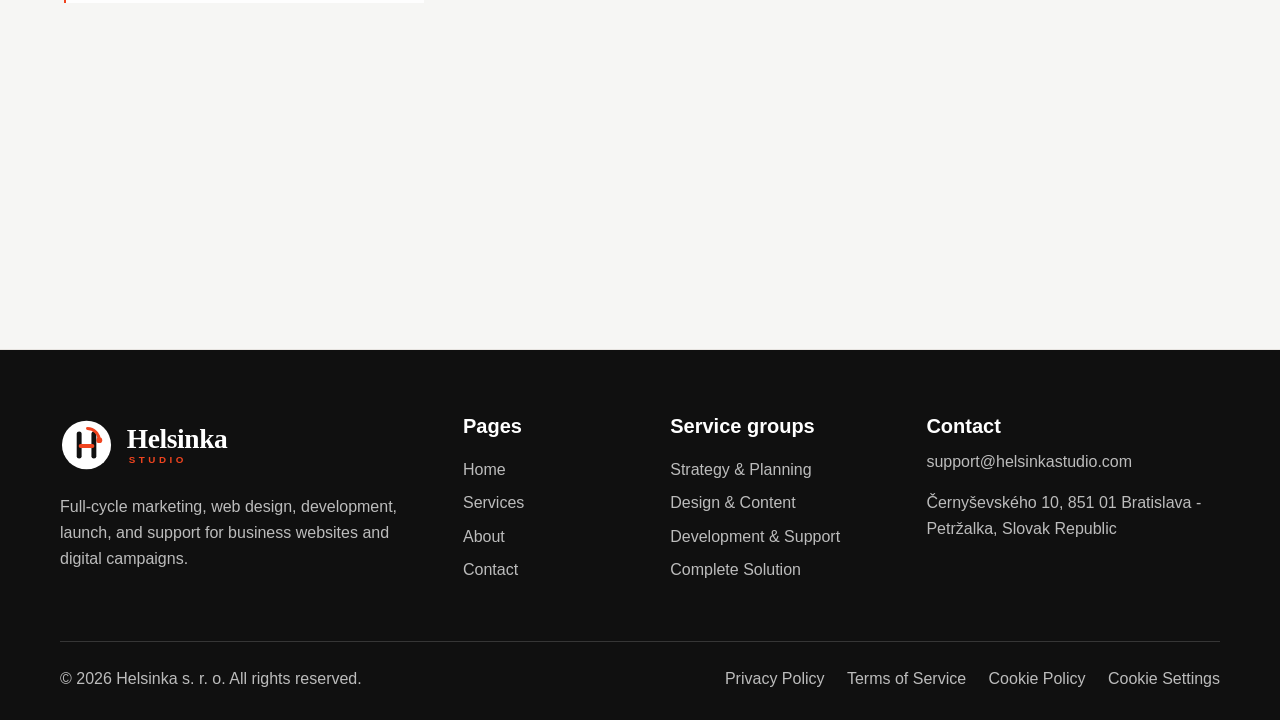
<file: contact.html>
<!doctype html>
<html lang="en">
<head>
  <meta charset="utf-8">
  <meta name="viewport" content="width=device-width, initial-scale=1">
  <title>Contact | Helsinka Studio</title>
  <meta name="description" content="Contact Helsinka Studio about strategy, web design, website development, launch support, or ongoing website maintenance.">
  <link rel="icon" href="img/common/favicon.svg" type="image/svg+xml">
  <link rel="stylesheet" href="css/bundle.css">
</head>
<body>
  <a class="skip-link" href="#main">Skip to content</a>
  <header class="site-header" data-header>
    <div class="container header__inner">
      <a class="brand" href="index.html" aria-label="Helsinka Studio home"><img class="brand__logo" src="img/common/logo.svg" alt=""></a>
      <nav class="nav" aria-label="Primary navigation">
        <a class="nav__link" href="index.html">Home</a>
        <div class="nav__item nav__item--dropdown" data-dropdown>
          <button class="nav__link nav__dropdown-toggle" type="button" data-dropdown-toggle aria-expanded="false">Services</button>
          <div class="nav__dropdown" data-dropdown-menu>
            <a href="services.html">All Services</a>
            <a href="strategy-planning.html">Strategy &amp; Planning</a>
            <a href="design-content.html">Design &amp; Content</a>
            <a href="development-support.html">Development &amp; Support</a>
            <a href="service-detail.html">Complete Solution</a>
          </div>
        </div>
        <a class="nav__link" href="about.html">About</a>
        <a class="nav__link is-active" href="contact.html">Contact</a>
      </nav>
      <form class="site-search" role="search" data-site-search novalidate>
        <label class="sr-only" for="site-search-input">Search website</label>
        <div class="site-search__field">
          <input id="site-search-input" type="search" name="q" placeholder="Search" autocomplete="off" data-search-input>
          <button class="site-search__submit" type="submit">Search</button>
        </div>
        <div class="site-search__results" data-search-results aria-live="polite"></div>
      </form>
      <a class="button button--small" href="contact.html">Start a Project</a>
      <button class="menu-toggle" type="button" data-menu-open aria-controls="mobile-menu" aria-expanded="false">
        <span class="menu-toggle__line"></span>
        <span class="sr-only">Open menu</span>
      </button>
    </div>
  </header>

  <div class="mobile-menu" id="mobile-menu" data-mobile-menu aria-hidden="true">
    <div class="mobile-menu__bar">
      <a class="brand" href="index.html" aria-label="Helsinka Studio home"><img class="brand__logo" src="img/common/logo.svg" alt=""></a>
      <button class="menu-close" type="button" data-menu-close aria-label="Close menu">Close</button>
    </div>
    <nav class="mobile-menu__nav" aria-label="Mobile navigation">
      <a href="index.html">Home</a>
      <a href="services.html">Services</a>
      <div class="mobile-menu__subnav" aria-label="Service pages">
        <a href="services.html">All Services</a>
        <a href="strategy-planning.html">Strategy &amp; Planning</a>
        <a href="design-content.html">Design &amp; Content</a>
        <a href="development-support.html">Development &amp; Support</a>
        <a href="service-detail.html">Complete Solution</a>
      </div>
      <a href="about.html">About</a>
      <a href="contact.html">Contact</a>
      <a class="button" href="contact.html">Start a Project</a>
    </nav>
    <p class="mobile-menu__note">Plan your next digital project with strategy, design, development, and launch support in one place.</p>
  </div>

  <main id="main">
    <section class="contact-hero section">
      <div class="container contact-hero__inner">
        <p class="eyebrow">Contact</p>
        <h1>Tell us what you are planning.</h1>
        <p>Send a short project inquiry. Helsinka Studio will reply by email if the request is a fit for strategy, design, development, launch, or support work.</p>
      </div>
    </section>

    <section class="section contact-section">
      <div class="container contact-layout">
        <form class="contact-form" action="/send-mail.php" method="POST" data-contact-form novalidate>
          <input class="hp-field" type="text" name="website" tabindex="-1" autocomplete="off" aria-hidden="true">

          <div class="form-grid">
            <label>Name <input type="text" name="name" required autocomplete="name"></label>
            <label>Email <input type="email" name="email" required autocomplete="email"></label>
            <label>Company <input type="text" name="company" autocomplete="organization"></label>
            <label>Service interest
              <select name="service_interest" required>
                <option value="">Select a service</option>
                <option>Strategy & Planning</option>
                <option>Design & Content</option>
                <option>Development & Support</option>
                <option>Complete Solution</option>
                <option>Not sure yet</option>
              </select>
            </label>
            <label>Budget range
              <select name="budget_range" required>
                <option value="">Select a range</option>
                <option>Under EUR 2,500</option>
                <option>EUR 2,500 - EUR 5,000</option>
                <option>EUR 5,000 - EUR 10,000</option>
                <option>EUR 10,000 - EUR 25,000</option>
                <option>EUR 25,000+</option>
                <option>Not sure yet</option>
              </select>
            </label>
            <label>Project timeline
              <select name="project_timeline" required>
                <option value="">Select a timeline</option>
                <option>As soon as possible</option>
                <option>Within 1 month</option>
                <option>1-3 months</option>
                <option>3-6 months</option>
                <option>Planning ahead</option>
              </select>
            </label>
          </div>

          <label>Project details
            <textarea name="project_details" rows="7" required placeholder="Describe the current situation, the goal, the type of support needed, and any launch timing or constraints."></textarea>
          </label>

          <label class="checkbox-label"><input type="checkbox" name="consent" value="yes" required> I agree that Helsinka Studio may use the submitted information to respond to my inquiry.</label>
          <p class="form-message" data-form-message role="status" aria-live="polite"></p>
          <button class="button" type="submit">Send Project Inquiry</button>
        </form>

        <aside class="contact-note icon-card icon-email" aria-label="Contact details">
          <p class="eyebrow">Email</p>
          <p><a href="mailto:support@helsinkastudio.com">support@helsinkastudio.com</a></p>
          <p class="contact-note__small">After submission, the next step is usually a short email exchange to clarify scope, timeline, existing assets, and whether a focused service or complete solution fits best.</p>
        </aside>
      </div>
    </section>

    <section class="contact-map" id="location-map" aria-label="Helsinka Studio location map">
      <div class="contact-map__address icon-card icon-target">
        <span>Studio address</span>
        <p>&#268;erny&#353;evsk&#233;ho 10, 851 01 Bratislava - Petr&#382;alka, Slovak Republic</p>
      </div>
      <iframe title="Map showing Cernysevskeho 10, Bratislava - Petrzalka" src="https://www.openstreetmap.org/export/embed.html?bbox=17.10454%2C48.12516%2C17.11454%2C48.13116&amp;layer=mapnik&amp;marker=48.128158%2C17.10954" loading="eager" referrerpolicy="no-referrer-when-downgrade"></iframe>
    </section>
  </main>

  <footer class="site-footer">
    <div class="container footer__grid">
      <div><h2 class="footer__brand"><img class="footer__logo" src="img/common/logo-light.svg" alt="Helsinka Studio"></h2><p>Full-cycle marketing, web design, development, launch, and support for business websites and digital campaigns.</p></div>
      <nav aria-label="Footer pages"><h3>Pages</h3><a href="index.html">Home</a><a href="services.html">Services</a><a href="about.html">About</a><a href="contact.html">Contact</a></nav>
      <nav aria-label="Footer services"><h3>Service groups</h3><a href="strategy-planning.html">Strategy & Planning</a><a href="design-content.html">Design & Content</a><a href="development-support.html">Development & Support</a><a href="service-detail.html">Complete Solution</a></nav>
      <div><h3>Contact</h3><p><a href="mailto:support@helsinkastudio.com">support@helsinkastudio.com</a></p><p>&#268;erny&#353;evsk&#233;ho 10, 851 01 Bratislava - Petr&#382;alka, Slovak Republic</p></div>
    </div>
    <div class="container footer__bottom">
      <p>&copy; <span data-year></span> Helsinka s. r. o. All rights reserved.</p>
      <p><a href="privacy.html">Privacy Policy</a> <a href="terms.html">Terms of Service</a> <a href="cookie-policy.html">Cookie Policy</a> <button class="footer__link-button" type="button" data-cookie-settings>Cookie Settings</button></p>
    </div>
  </footer>
  <script src="js/main.js"></script>
</body>
</html>
</file>
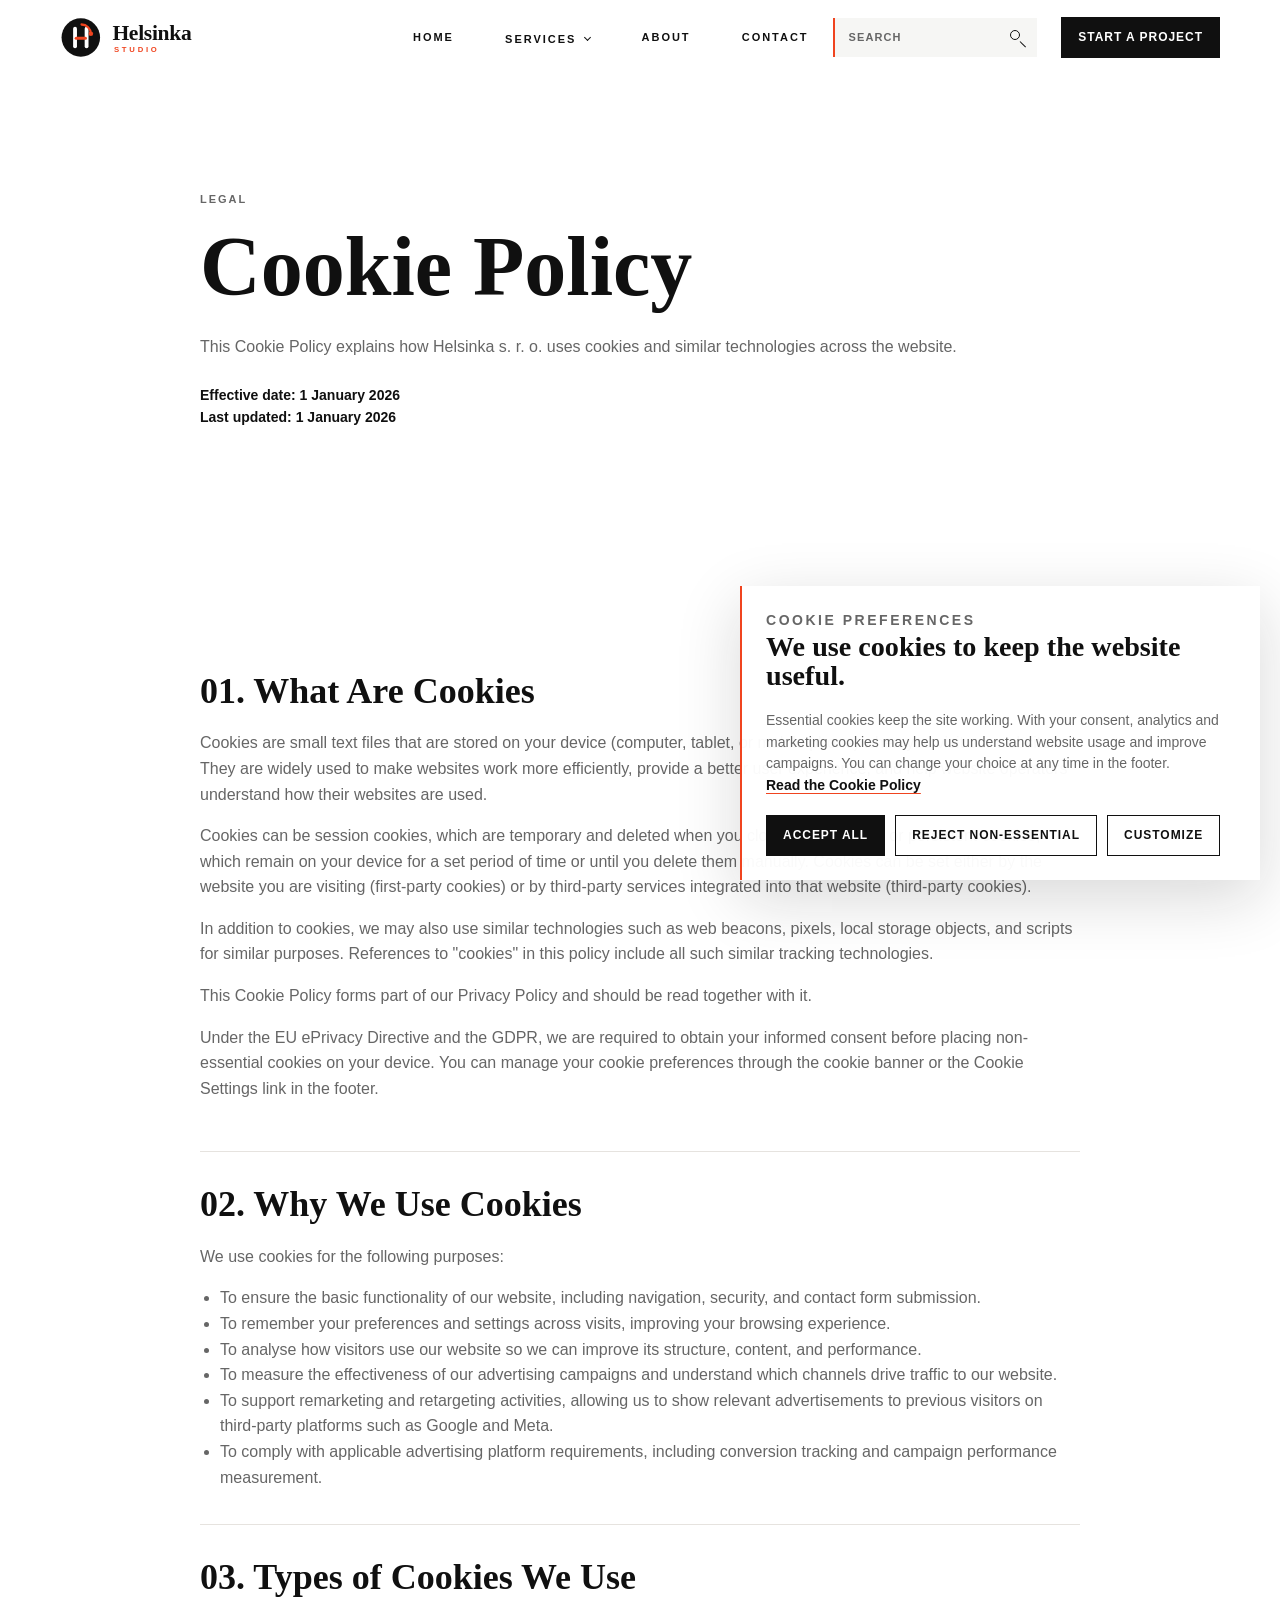
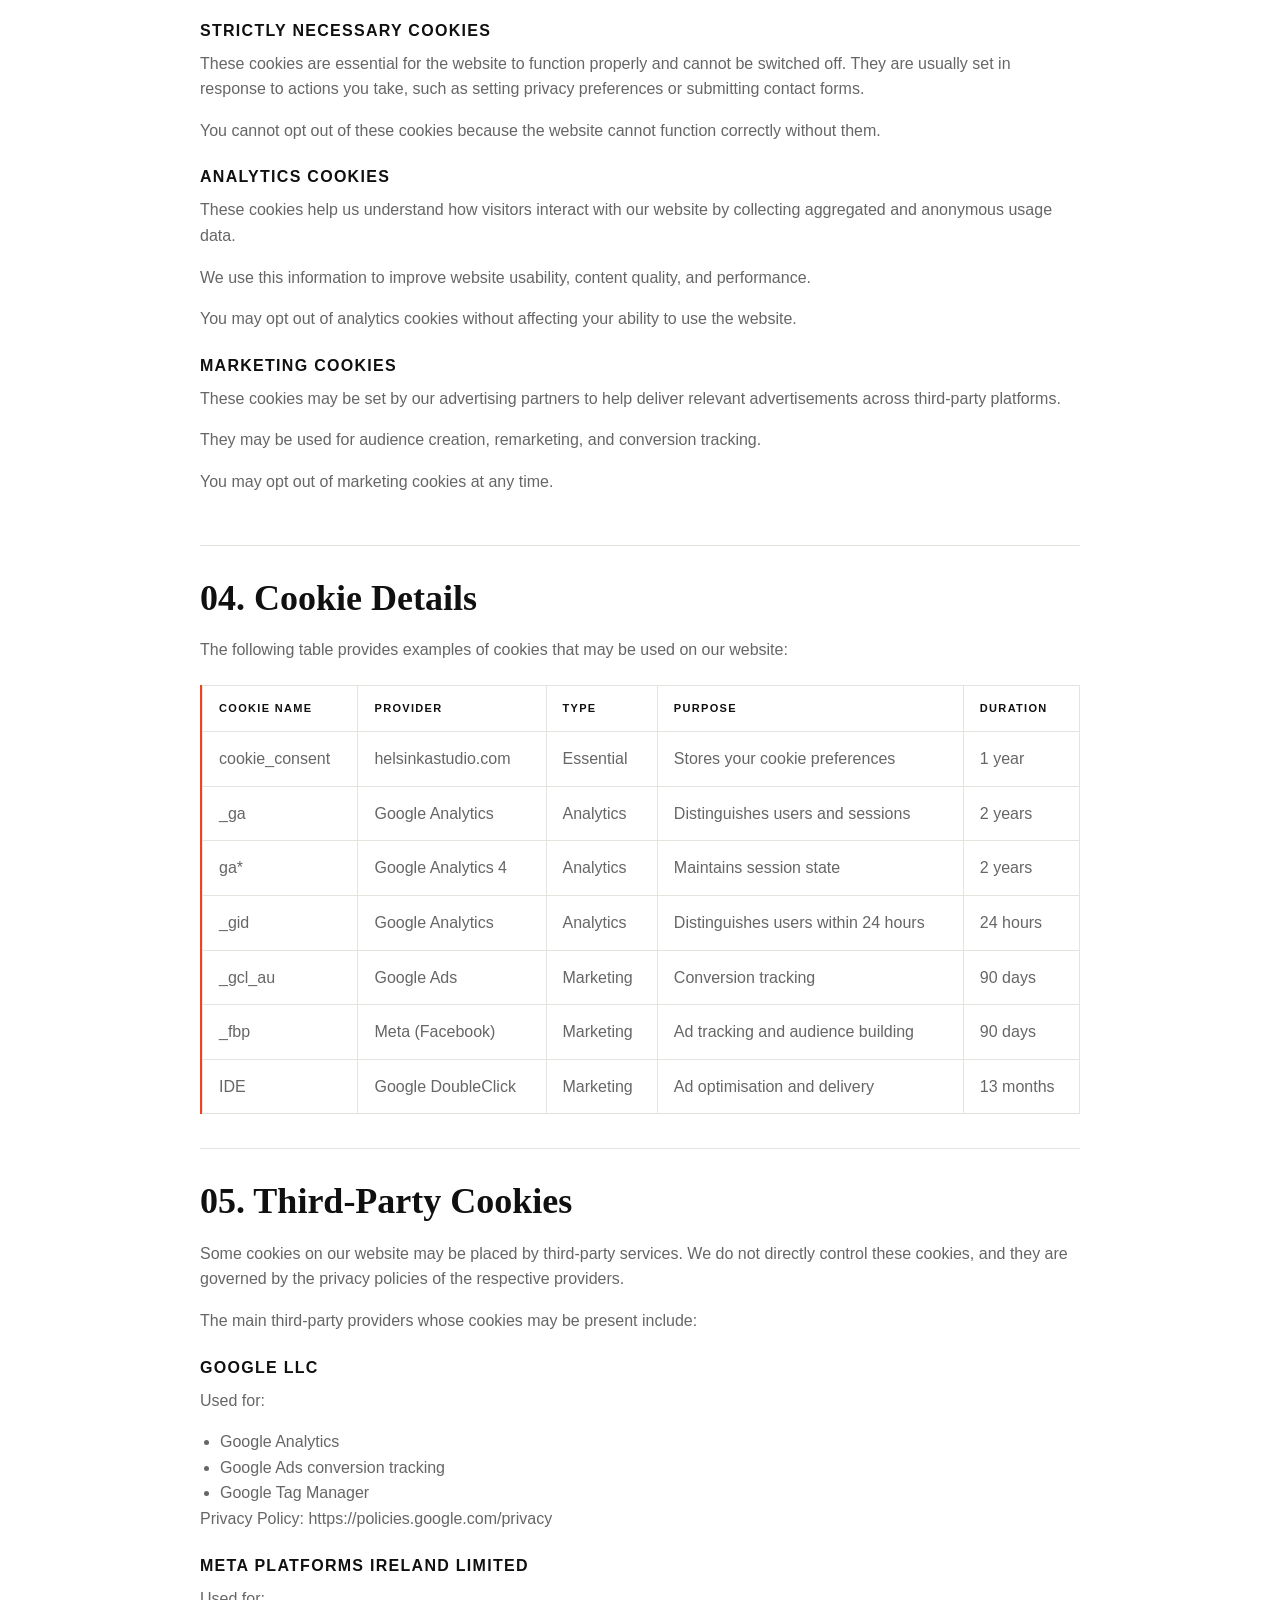
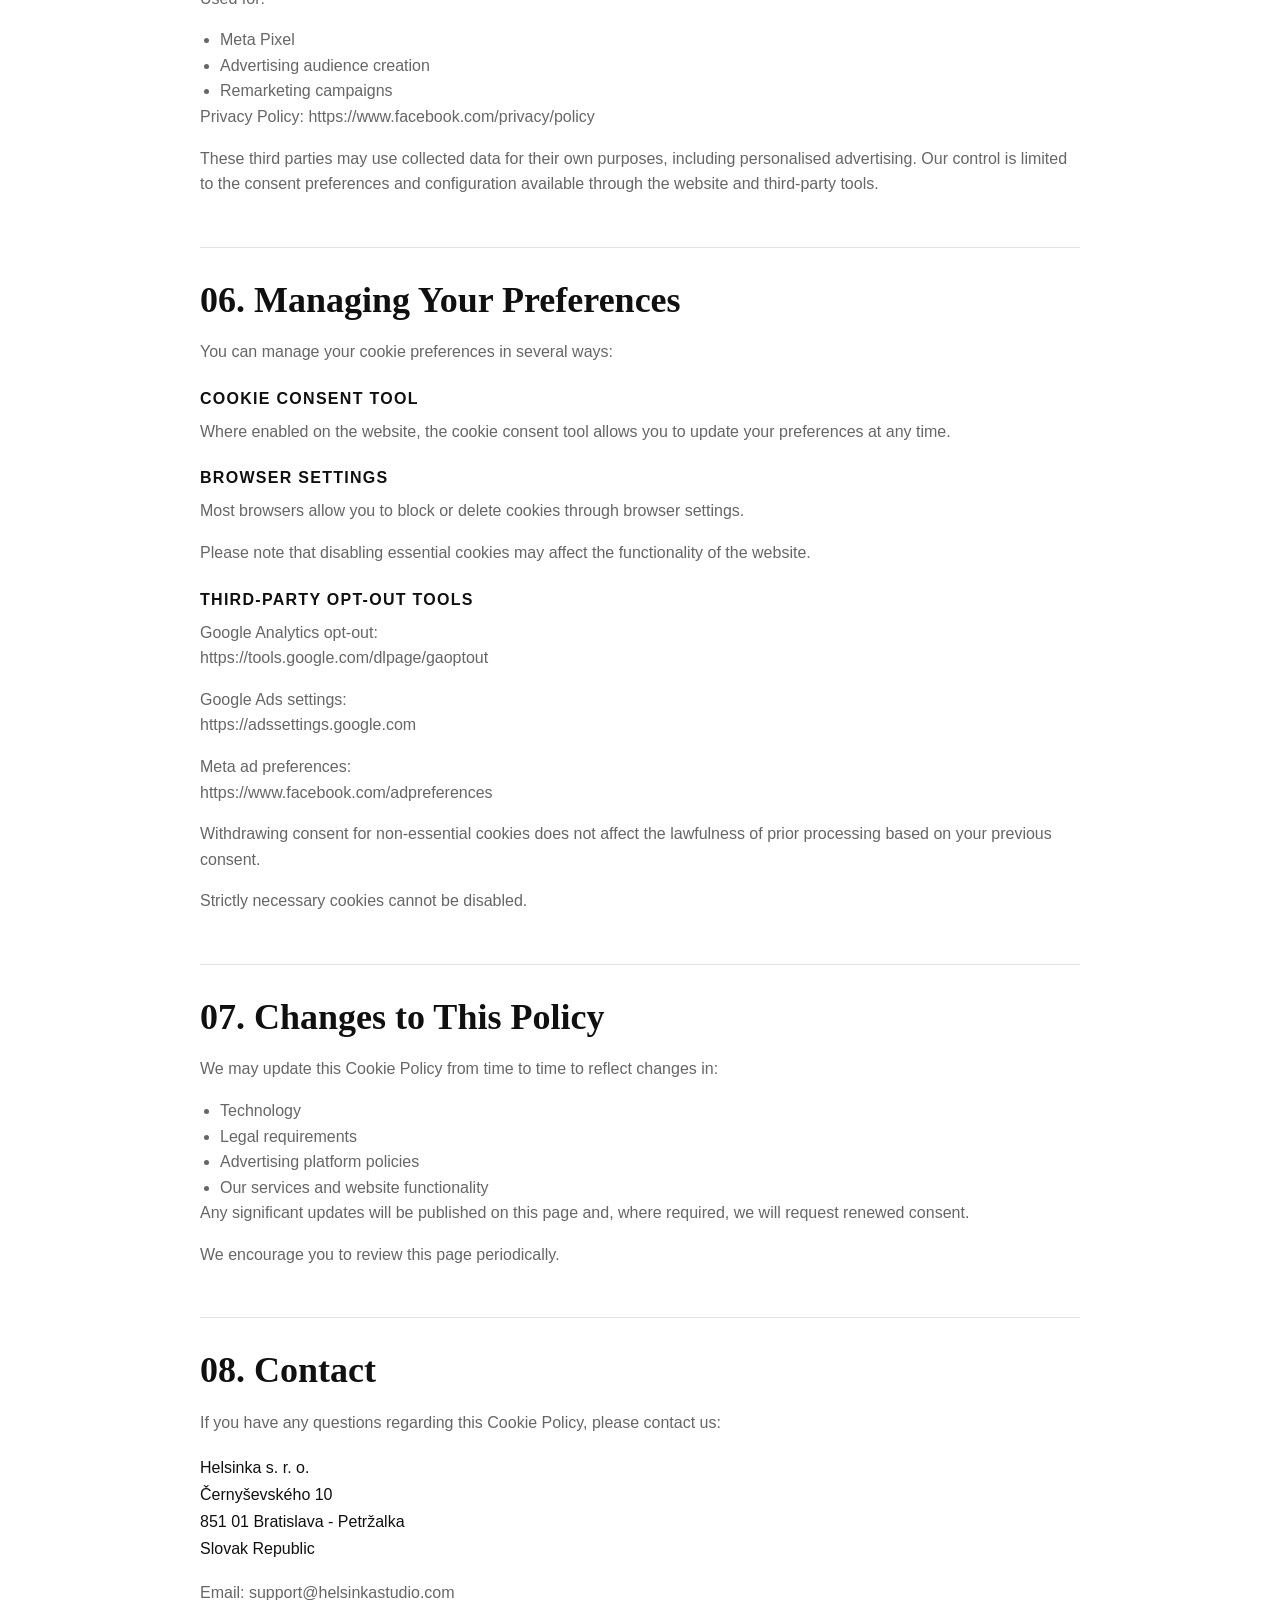
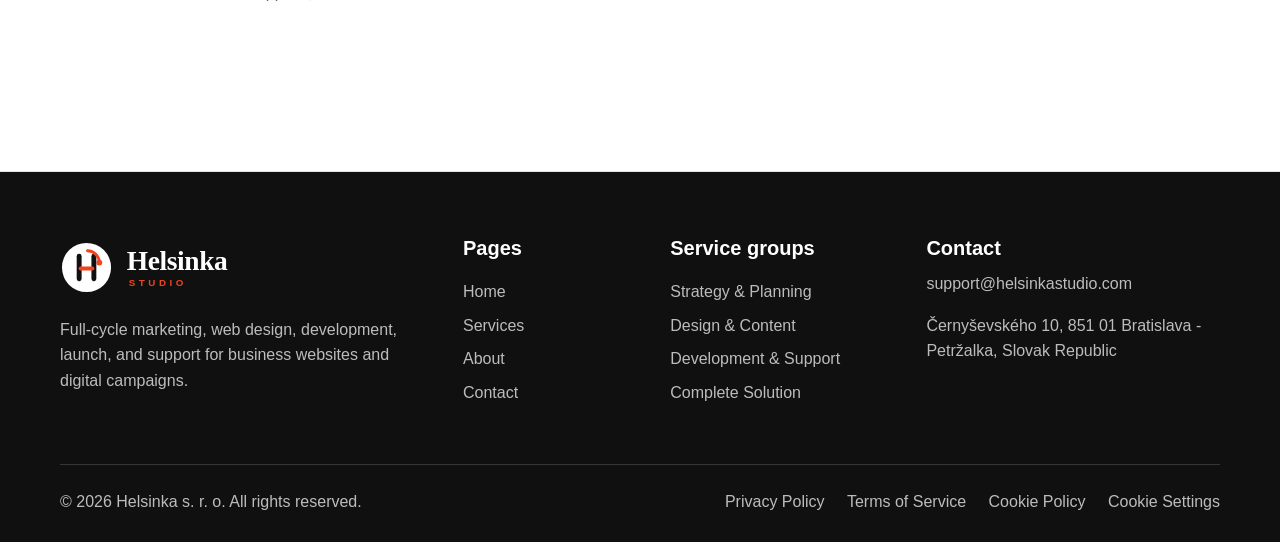
<file: cookie-policy.html>
<!doctype html>
<html lang="en">
<head>
  <meta charset="utf-8">
  <meta name="viewport" content="width=device-width, initial-scale=1">
  <title>Cookie Policy | Helsinka Studio</title>
  <meta name="description" content="Cookie Policy for Helsinka s. r. o., explaining how cookies, analytics, marketing tags, third-party providers, and cookie preferences are used on the website.">
  <link rel="icon" href="img/common/favicon.svg" type="image/svg+xml">
  <link rel="stylesheet" href="css/bundle.css">
</head>
<body>
  <a class="skip-link" href="#main">Skip to content</a>
  <header class="site-header" data-header>
    <div class="container header__inner">
      <a class="brand" href="index.html" aria-label="Helsinka Studio home"><img class="brand__logo" src="img/common/logo.svg" alt=""></a>
      <nav class="nav" aria-label="Primary navigation">
        <a class="nav__link" href="index.html">Home</a>
        <div class="nav__item nav__item--dropdown" data-dropdown>
          <button class="nav__link nav__dropdown-toggle" type="button" data-dropdown-toggle aria-expanded="false">Services</button>
          <div class="nav__dropdown" data-dropdown-menu>
            <a href="services.html">All Services</a>
            <a href="strategy-planning.html">Strategy &amp; Planning</a>
            <a href="design-content.html">Design &amp; Content</a>
            <a href="development-support.html">Development &amp; Support</a>
            <a href="service-detail.html">Complete Solution</a>
          </div>
        </div>
        <a class="nav__link" href="about.html">About</a>
        <a class="nav__link" href="contact.html">Contact</a>
      </nav>
      <form class="site-search" role="search" data-site-search novalidate>
        <label class="sr-only" for="site-search-input">Search website</label>
        <div class="site-search__field">
          <input id="site-search-input" type="search" name="q" placeholder="Search" autocomplete="off" data-search-input>
          <button class="site-search__submit" type="submit">Search</button>
        </div>
        <div class="site-search__results" data-search-results aria-live="polite"></div>
      </form>
      <a class="button button--small" href="contact.html">Start a Project</a>
      <button class="menu-toggle" type="button" data-menu-open aria-controls="mobile-menu" aria-expanded="false">
        <span class="menu-toggle__line"></span>
        <span class="sr-only">Open menu</span>
      </button>
    </div>
  </header>

  <div class="mobile-menu" id="mobile-menu" data-mobile-menu aria-hidden="true">
    <div class="mobile-menu__bar">
      <a class="brand" href="index.html" aria-label="Helsinka Studio home"><img class="brand__logo" src="img/common/logo.svg" alt=""></a>
      <button class="menu-close" type="button" data-menu-close aria-label="Close menu">Close</button>
    </div>
    <nav class="mobile-menu__nav" aria-label="Mobile navigation">
      <a href="index.html">Home</a>
      <a href="services.html">Services</a>
      <div class="mobile-menu__subnav" aria-label="Service pages">
        <a href="services.html">All Services</a>
        <a href="strategy-planning.html">Strategy &amp; Planning</a>
        <a href="design-content.html">Design &amp; Content</a>
        <a href="development-support.html">Development &amp; Support</a>
        <a href="service-detail.html">Complete Solution</a>
      </div>
      <a href="about.html">About</a>
      <a href="contact.html">Contact</a>
      <a class="button" href="contact.html">Start a Project</a>
    </nav>
    <p class="mobile-menu__note">Plan your next digital project with strategy, design, development, and launch support in one place.</p>
  </div>

  <main id="main">
    <section class="page-hero section legal-hero">
      <div class="container narrow">
        <p class="eyebrow">Legal</p>
        <h1>Cookie Policy</h1>
        <p>This Cookie Policy explains how Helsinka s. r. o. uses cookies and similar technologies across the website.</p>
        <p class="legal-date">Effective date: 1 January 2026<br>Last updated: 1 January 2026</p>
      </div>
    </section>

    <section class="section legal-content">
      <div class="container narrow">
        <section>
          <h2>01. What Are Cookies</h2>
          <p>Cookies are small text files that are stored on your device (computer, tablet, or mobile phone) when you visit our website. They are widely used to make websites work more efficiently, provide a better user experience, and help website operators understand how their websites are used.</p>
          <p>Cookies can be session cookies, which are temporary and deleted when you close your browser, or persistent cookies, which remain on your device for a set period of time or until you delete them manually. Cookies can be set either by the website you are visiting (first-party cookies) or by third-party services integrated into that website (third-party cookies).</p>
          <p>In addition to cookies, we may also use similar technologies such as web beacons, pixels, local storage objects, and scripts for similar purposes. References to "cookies" in this policy include all such similar tracking technologies.</p>
          <p>This Cookie Policy forms part of our Privacy Policy and should be read together with it.</p>
          <p>Under the EU ePrivacy Directive and the GDPR, we are required to obtain your informed consent before placing non-essential cookies on your device. You can manage your cookie preferences through the cookie banner or the Cookie Settings link in the footer.</p>
        </section>

        <section>
          <h2>02. Why We Use Cookies</h2>
          <p>We use cookies for the following purposes:</p>
          <ul>
            <li>To ensure the basic functionality of our website, including navigation, security, and contact form submission.</li>
            <li>To remember your preferences and settings across visits, improving your browsing experience.</li>
            <li>To analyse how visitors use our website so we can improve its structure, content, and performance.</li>
            <li>To measure the effectiveness of our advertising campaigns and understand which channels drive traffic to our website.</li>
            <li>To support remarketing and retargeting activities, allowing us to show relevant advertisements to previous visitors on third-party platforms such as Google and Meta.</li>
            <li>To comply with applicable advertising platform requirements, including conversion tracking and campaign performance measurement.</li>
          </ul>
        </section>

        <section>
          <h2>03. Types of Cookies We Use</h2>
          <h3>Strictly Necessary Cookies</h3>
          <p>These cookies are essential for the website to function properly and cannot be switched off. They are usually set in response to actions you take, such as setting privacy preferences or submitting contact forms.</p>
          <p>You cannot opt out of these cookies because the website cannot function correctly without them.</p>
          <h3>Analytics Cookies</h3>
          <p>These cookies help us understand how visitors interact with our website by collecting aggregated and anonymous usage data.</p>
          <p>We use this information to improve website usability, content quality, and performance.</p>
          <p>You may opt out of analytics cookies without affecting your ability to use the website.</p>
          <h3>Marketing Cookies</h3>
          <p>These cookies may be set by our advertising partners to help deliver relevant advertisements across third-party platforms.</p>
          <p>They may be used for audience creation, remarketing, and conversion tracking.</p>
          <p>You may opt out of marketing cookies at any time.</p>
        </section>

        <section>
          <h2>04. Cookie Details</h2>
          <p>The following table provides examples of cookies that may be used on our website:</p>
          <div class="legal-table-wrap">
            <table class="legal-table">
              <thead>
                <tr>
                  <th>Cookie Name</th>
                  <th>Provider</th>
                  <th>Type</th>
                  <th>Purpose</th>
                  <th>Duration</th>
                </tr>
              </thead>
              <tbody>
                <tr><td>cookie_consent</td><td>helsinkastudio.com</td><td>Essential</td><td>Stores your cookie preferences</td><td>1 year</td></tr>
                <tr><td>_ga</td><td>Google Analytics</td><td>Analytics</td><td>Distinguishes users and sessions</td><td>2 years</td></tr>
                <tr><td>ga*</td><td>Google Analytics 4</td><td>Analytics</td><td>Maintains session state</td><td>2 years</td></tr>
                <tr><td>_gid</td><td>Google Analytics</td><td>Analytics</td><td>Distinguishes users within 24 hours</td><td>24 hours</td></tr>
                <tr><td>_gcl_au</td><td>Google Ads</td><td>Marketing</td><td>Conversion tracking</td><td>90 days</td></tr>
                <tr><td>_fbp</td><td>Meta (Facebook)</td><td>Marketing</td><td>Ad tracking and audience building</td><td>90 days</td></tr>
                <tr><td>IDE</td><td>Google DoubleClick</td><td>Marketing</td><td>Ad optimisation and delivery</td><td>13 months</td></tr>
              </tbody>
            </table>
          </div>
        </section>

        <section>
          <h2>05. Third-Party Cookies</h2>
          <p>Some cookies on our website may be placed by third-party services. We do not directly control these cookies, and they are governed by the privacy policies of the respective providers.</p>
          <p>The main third-party providers whose cookies may be present include:</p>
          <h3>Google LLC</h3>
          <p>Used for:</p>
          <ul>
            <li>Google Analytics</li>
            <li>Google Ads conversion tracking</li>
            <li>Google Tag Manager</li>
          </ul>
          <p>Privacy Policy: <a href="https://policies.google.com/privacy">https://policies.google.com/privacy</a></p>
          <h3>Meta Platforms Ireland Limited</h3>
          <p>Used for:</p>
          <ul>
            <li>Meta Pixel</li>
            <li>Advertising audience creation</li>
            <li>Remarketing campaigns</li>
          </ul>
          <p>Privacy Policy: <a href="https://www.facebook.com/privacy/policy">https://www.facebook.com/privacy/policy</a></p>
          <p>These third parties may use collected data for their own purposes, including personalised advertising. Our control is limited to the consent preferences and configuration available through the website and third-party tools.</p>
        </section>

        <section>
          <h2>06. Managing Your Preferences</h2>
          <p>You can manage your cookie preferences in several ways:</p>
          <h3>Cookie Consent Tool</h3>
          <p>Where enabled on the website, the cookie consent tool allows you to update your preferences at any time.</p>
          <h3>Browser Settings</h3>
          <p>Most browsers allow you to block or delete cookies through browser settings.</p>
          <p>Please note that disabling essential cookies may affect the functionality of the website.</p>
          <h3>Third-Party Opt-Out Tools</h3>
          <p>Google Analytics opt-out:<br><a href="https://tools.google.com/dlpage/gaoptout">https://tools.google.com/dlpage/gaoptout</a></p>
          <p>Google Ads settings:<br><a href="https://adssettings.google.com">https://adssettings.google.com</a></p>
          <p>Meta ad preferences:<br><a href="https://www.facebook.com/adpreferences">https://www.facebook.com/adpreferences</a></p>
          <p>Withdrawing consent for non-essential cookies does not affect the lawfulness of prior processing based on your previous consent.</p>
          <p>Strictly necessary cookies cannot be disabled.</p>
        </section>

        <section>
          <h2>07. Changes to This Policy</h2>
          <p>We may update this Cookie Policy from time to time to reflect changes in:</p>
          <ul>
            <li>Technology</li>
            <li>Legal requirements</li>
            <li>Advertising platform policies</li>
            <li>Our services and website functionality</li>
          </ul>
          <p>Any significant updates will be published on this page and, where required, we will request renewed consent.</p>
          <p>We encourage you to review this page periodically.</p>
        </section>

        <section>
          <h2>08. Contact</h2>
          <p>If you have any questions regarding this Cookie Policy, please contact us:</p>
          <address>
            Helsinka s. r. o.<br>
            &#268;erny&#353;evsk&#233;ho 10<br>
            851 01 Bratislava - Petr&#382;alka<br>
            Slovak Republic
          </address>
          <p>Email: <a href="mailto:support@helsinkastudio.com">support@helsinkastudio.com</a></p>
        </section>
      </div>
    </section>
  </main>

  <footer class="site-footer">
    <div class="container footer__grid">
      <div><h2 class="footer__brand"><img class="footer__logo" src="img/common/logo-light.svg" alt="Helsinka Studio"></h2><p>Full-cycle marketing, web design, development, launch, and support for business websites and digital campaigns.</p></div>
      <nav aria-label="Footer pages"><h3>Pages</h3><a href="index.html">Home</a><a href="services.html">Services</a><a href="about.html">About</a><a href="contact.html">Contact</a></nav>
      <nav aria-label="Footer services"><h3>Service groups</h3><a href="strategy-planning.html">Strategy & Planning</a><a href="design-content.html">Design & Content</a><a href="development-support.html">Development & Support</a><a href="service-detail.html">Complete Solution</a></nav>
      <div><h3>Contact</h3><p><a href="mailto:support@helsinkastudio.com">support@helsinkastudio.com</a></p><p>&#268;erny&#353;evsk&#233;ho 10, 851 01 Bratislava - Petr&#382;alka, Slovak Republic</p></div>
    </div>
    <div class="container footer__bottom">
      <p>&copy; <span data-year></span> Helsinka s. r. o. All rights reserved.</p>
      <p><a href="privacy.html">Privacy Policy</a> <a href="terms.html">Terms of Service</a> <a href="cookie-policy.html">Cookie Policy</a> <button class="footer__link-button" type="button" data-cookie-settings>Cookie Settings</button></p>
    </div>
  </footer>
  <script src="js/main.js"></script>
</body>
</html>
</file>
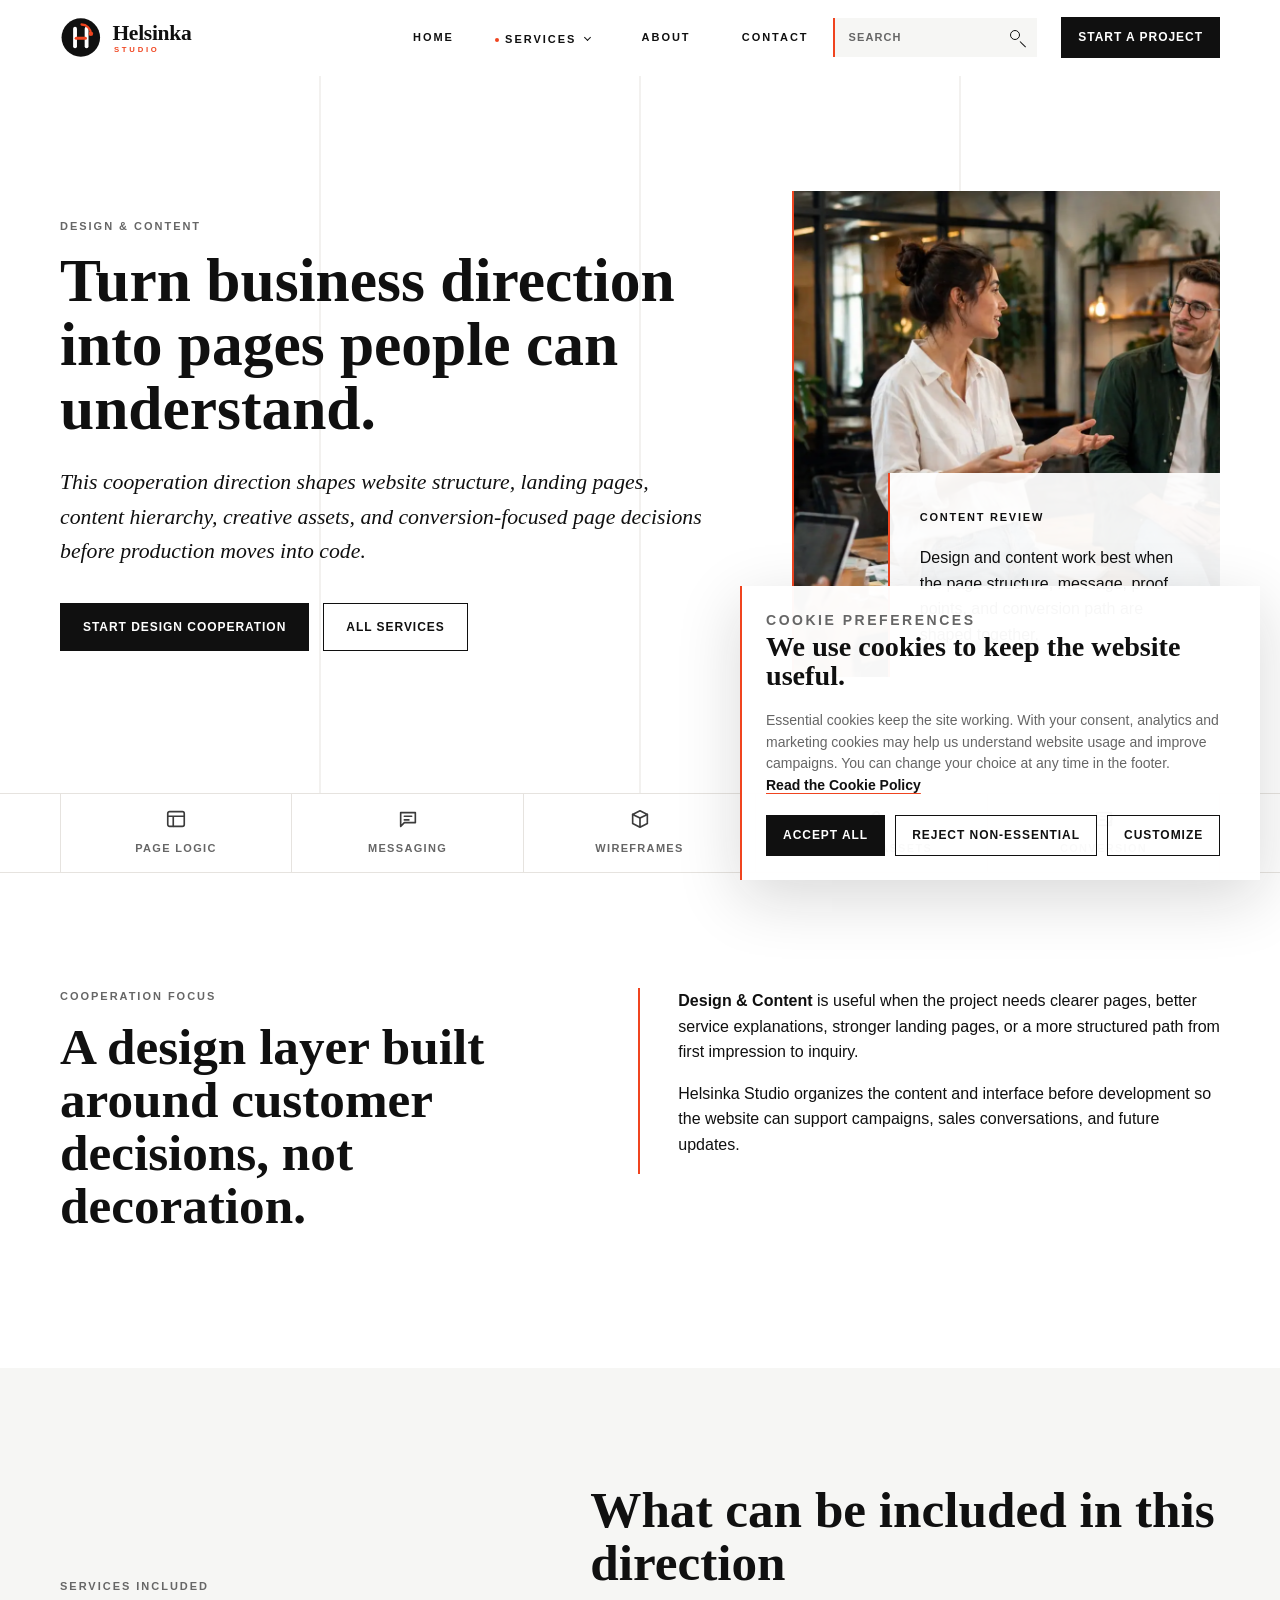
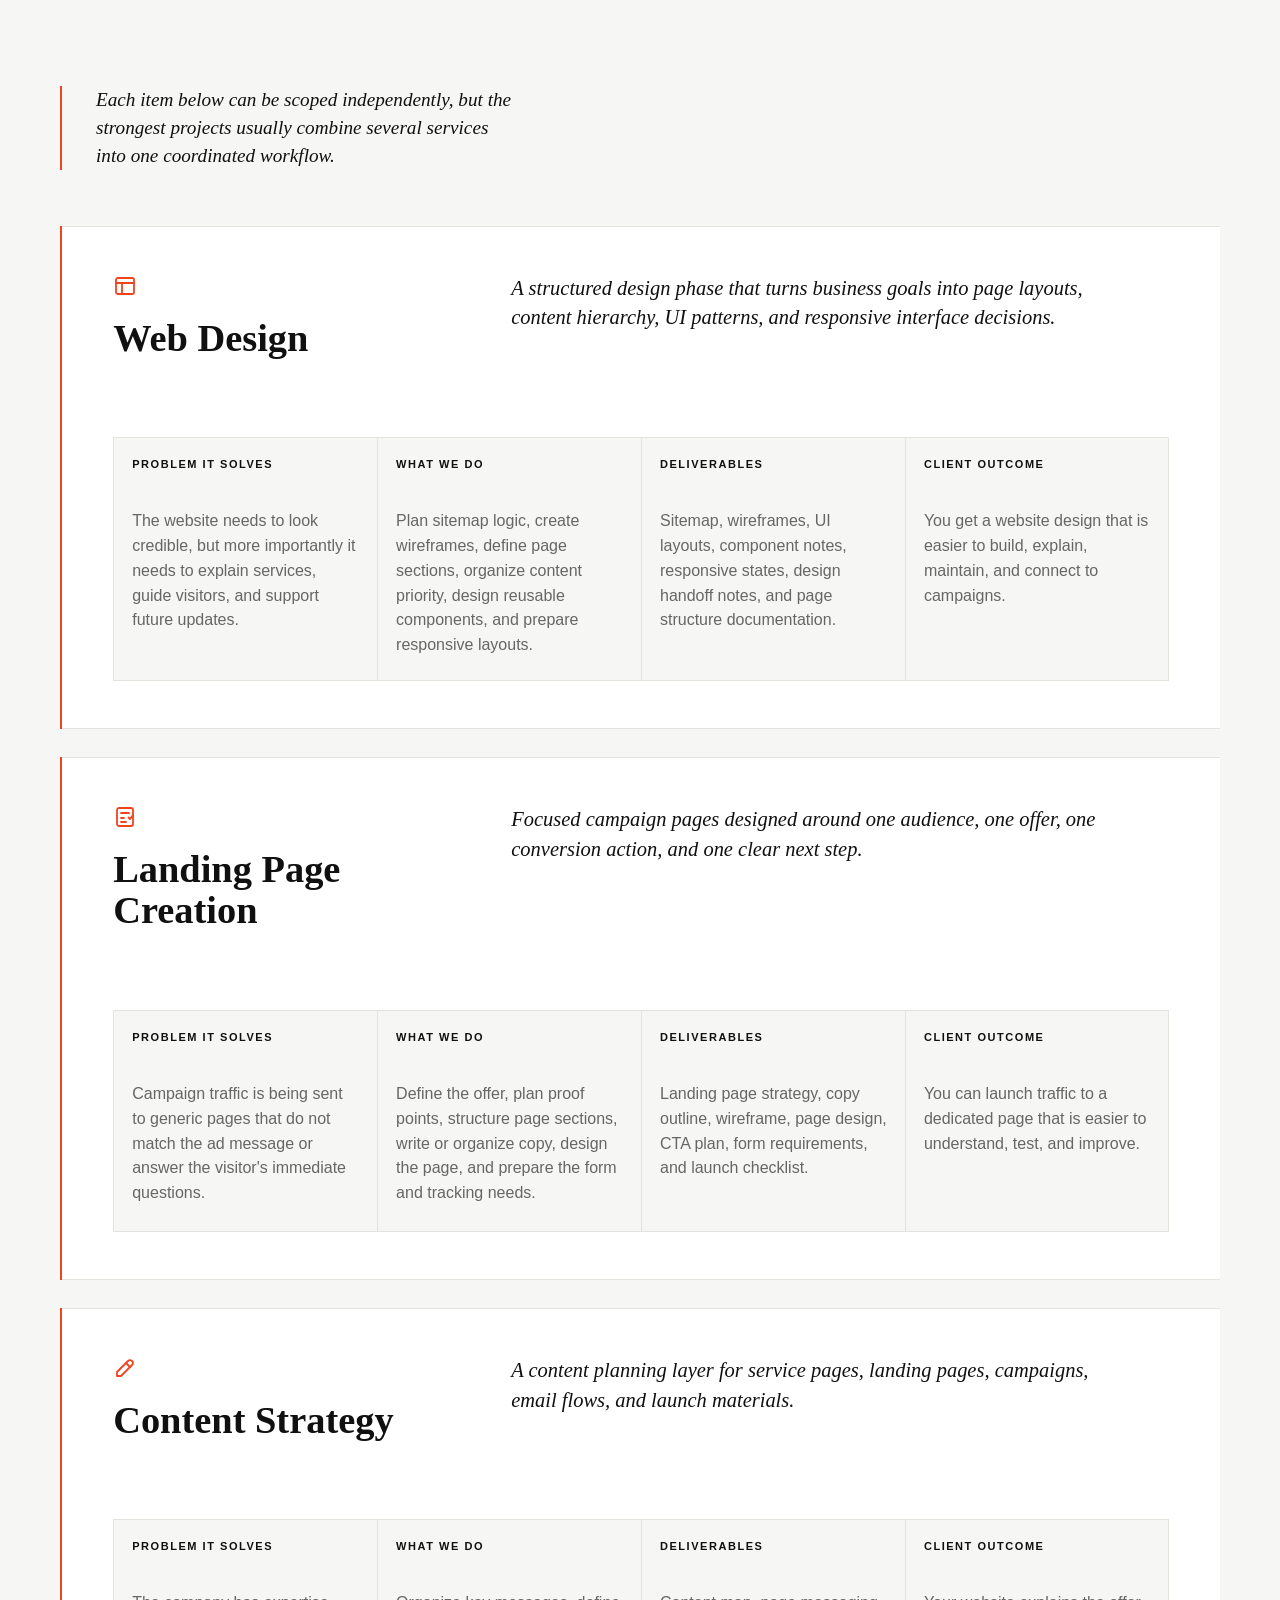
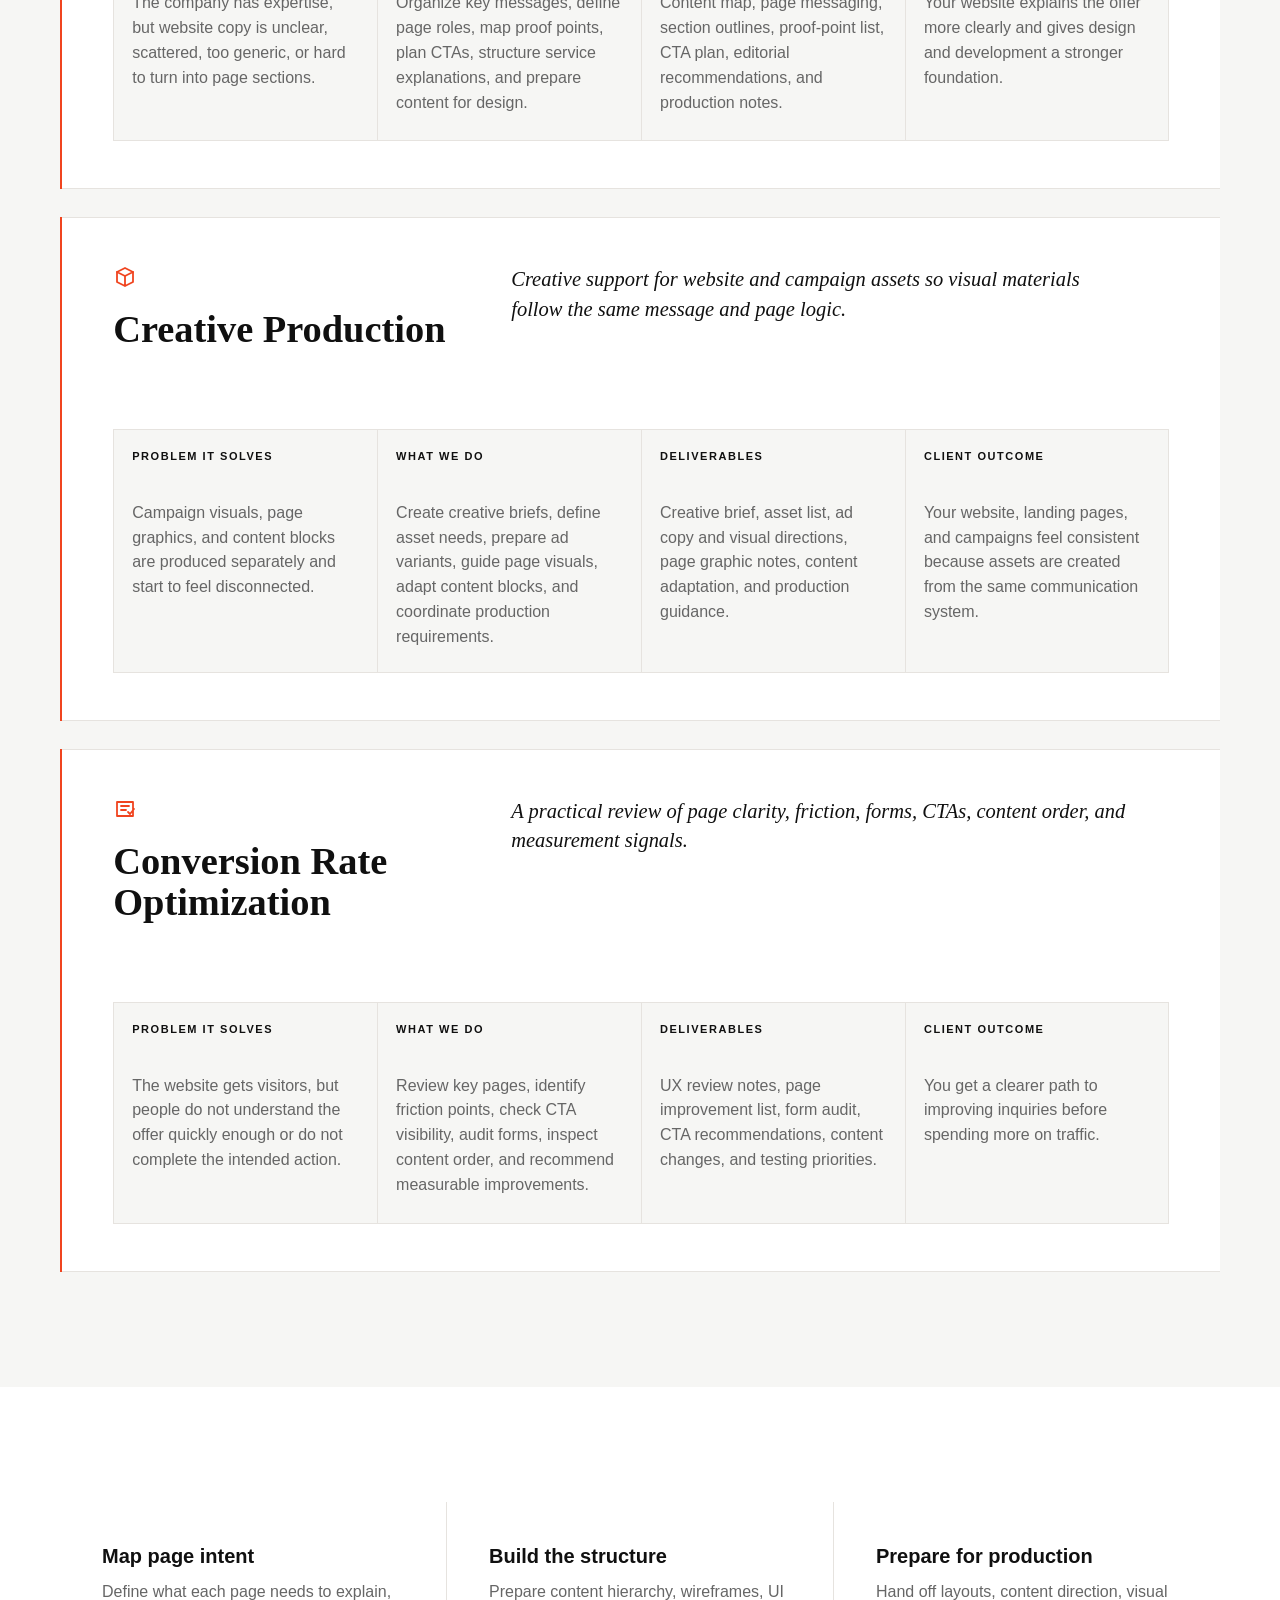
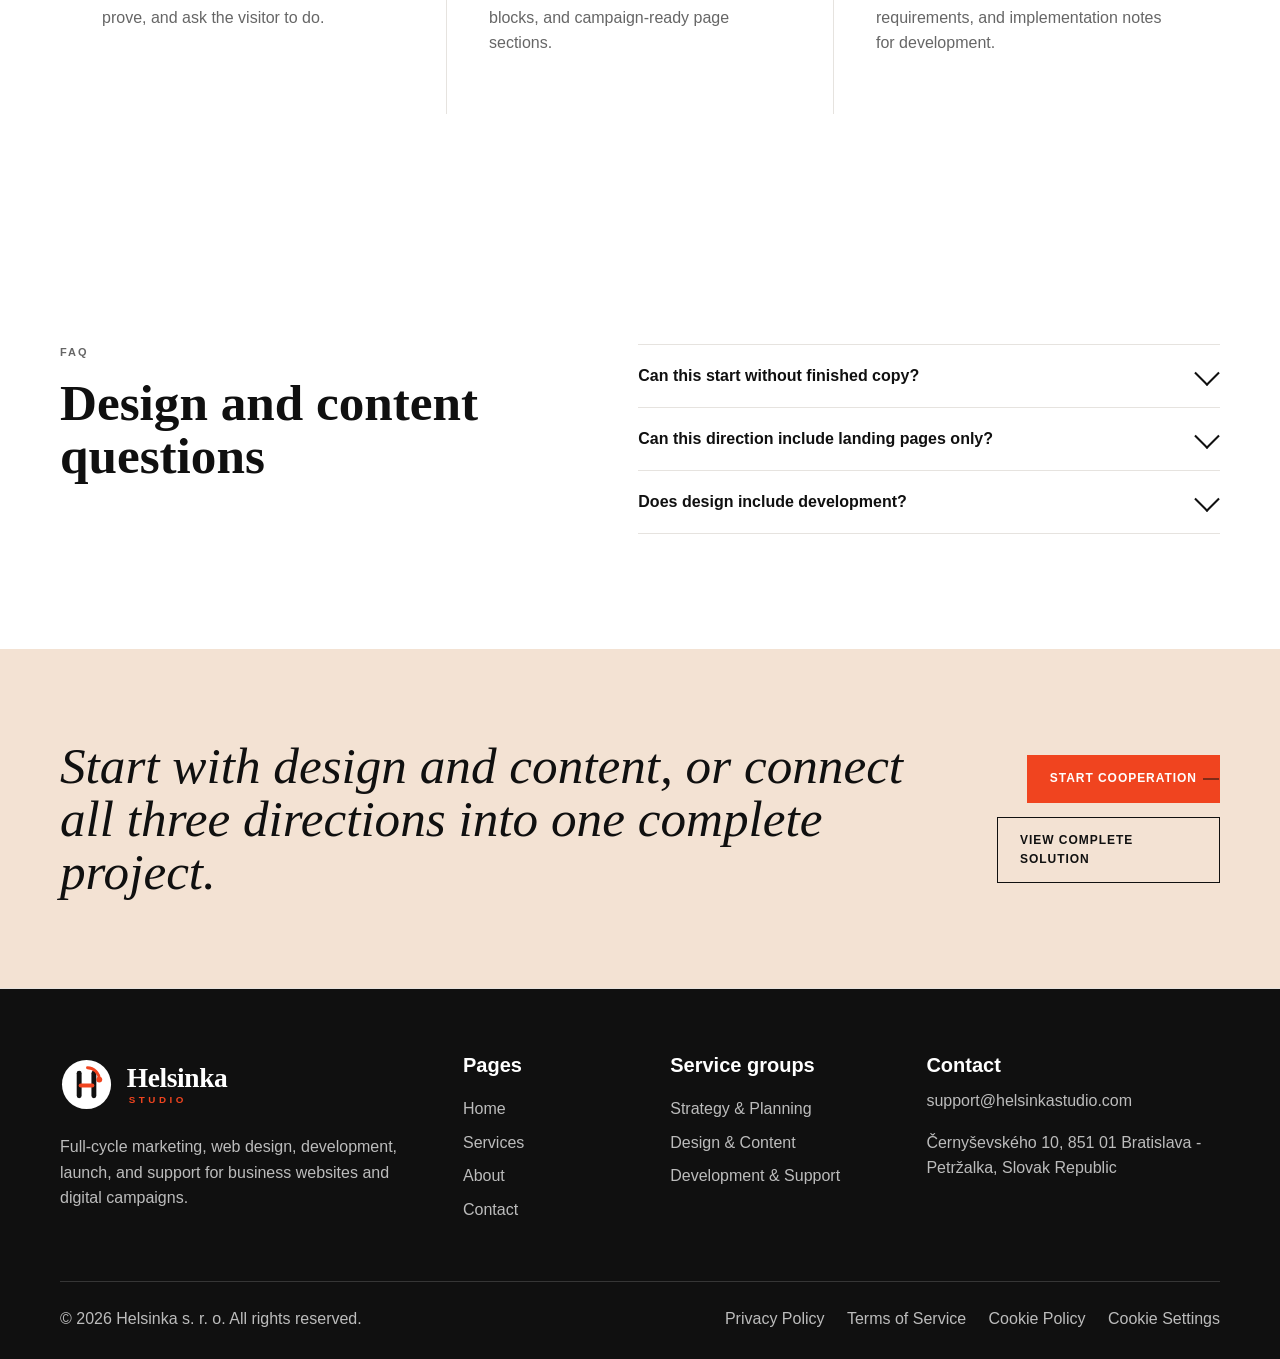
<file: design-content.html>
<!doctype html>
<html lang="en">
<head>
  <meta charset="utf-8">
  <meta name="viewport" content="width=device-width, initial-scale=1">
  <title>Design & Content | Helsinka Studio</title>
  <meta name="description" content="A design and content cooperation direction for companies that need website structure, landing pages, messaging, creative support, and conversion improvements.">
  <link rel="icon" href="img/common/favicon.svg" type="image/svg+xml">
  <link rel="stylesheet" href="css/bundle.css">
</head>
<body>
  <a class="skip-link" href="#main">Skip to content</a>
  <header class="site-header" data-header><div class="container header__inner"><a class="brand" href="index.html" aria-label="Helsinka Studio home"><img class="brand__logo" src="img/common/logo.svg" alt=""></a><nav class="nav" aria-label="Primary navigation">
        <a class="nav__link" href="index.html">Home</a>
        <div class="nav__item nav__item--dropdown" data-dropdown>
          <button class="nav__link nav__dropdown-toggle is-active" type="button" data-dropdown-toggle aria-expanded="false">Services</button>
          <div class="nav__dropdown" data-dropdown-menu>
            <a href="services.html">All Services</a>
            <a href="strategy-planning.html">Strategy &amp; Planning</a>
            <a href="design-content.html">Design &amp; Content</a>
            <a href="development-support.html">Development &amp; Support</a>
            <a href="service-detail.html">Complete Solution</a>
          </div>
        </div>
        <a class="nav__link" href="about.html">About</a>
        <a class="nav__link" href="contact.html">Contact</a>
      </nav><form class="site-search" role="search" data-site-search novalidate><label class="sr-only" for="site-search-input">Search website</label><div class="site-search__field"><input id="site-search-input" type="search" name="q" placeholder="Search" autocomplete="off" data-search-input><button class="site-search__submit" type="submit">Search</button></div><div class="site-search__results" data-search-results aria-live="polite"></div></form>
<a class="button button--small" href="contact.html">Start a Project</a><button class="menu-toggle" type="button" data-menu-open aria-controls="mobile-menu" aria-expanded="false"><span class="menu-toggle__line"></span><span class="sr-only">Open menu</span></button></div></header>
  <div class="mobile-menu" id="mobile-menu" data-mobile-menu aria-hidden="true"><div class="mobile-menu__bar"><a class="brand" href="index.html" aria-label="Helsinka Studio home"><img class="brand__logo" src="img/common/logo.svg" alt=""></a><button class="menu-close" type="button" data-menu-close>Close</button></div><nav class="mobile-menu__nav" aria-label="Mobile navigation">
      <a href="index.html">Home</a>
      <a href="services.html">Services</a>
      <div class="mobile-menu__subnav" aria-label="Service pages">
        <a href="services.html">All Services</a>
        <a href="strategy-planning.html">Strategy &amp; Planning</a>
        <a href="design-content.html">Design &amp; Content</a>
        <a href="development-support.html">Development &amp; Support</a>
        <a href="service-detail.html">Complete Solution</a>
      </div>
      <a href="about.html">About</a>
      <a href="contact.html">Contact</a>
      <a class="button" href="contact.html">Start a Project</a>
    </nav><p class="mobile-menu__note">Plan your next digital project with strategy, design, development, and launch support in one place.</p></div>
  <main id="main">
    <section class="service-group-hero section">
      <div class="container service-group-hero__grid">
        <div><p class="eyebrow">Design & content</p><h1>Turn business direction into pages people can understand.</h1><p class="service-group-hero__lead">This cooperation direction shapes website structure, landing pages, content hierarchy, creative assets, and conversion-focused page decisions before production moves into code.</p><div class="button-row"><a class="button" href="contact.html">Start Design Cooperation</a><a class="button button--secondary" href="services.html">All Services</a></div></div>
        <figure class="service-group-visual service-group-visual--image"><img src="img/services/1.webp" alt="Creative team discussing service content and page direction in a studio workspace"><figcaption><span>Content review</span><p>Design and content work best when the page structure, message, proof points, and conversion path are shaped together.</p></figcaption></figure>
      </div>
    </section>
    <section class="service-group-strip" aria-label="Design outcomes"><div class="container service-group-strip__grid"><span class="icon-item icon-design">Page logic</span><span class="icon-item icon-message">Messaging</span><span class="icon-item icon-package">Wireframes</span><span class="icon-item icon-content">Creative assets</span><span class="icon-item icon-cro">Conversion</span></div></section>
    <section class="section group-presentation"><div class="container group-presentation__grid"><div><p class="eyebrow">Cooperation focus</p><h2>A design layer built around customer decisions, not decoration.</h2></div><div class="group-copy"><p><strong>Design & Content</strong> is useful when the project needs clearer pages, better service explanations, stronger landing pages, or a more structured path from first impression to inquiry.</p><p>Helsinka Studio organizes the content and interface before development so the website can support campaigns, sales conversations, and future updates.</p></div></div></section>
    <section class="section service-list section--muted"><div class="container"><div class="section-heading"><p class="eyebrow">Services included</p><h2>What can be included in this direction</h2></div><div class="service-blocks">
      <article class="service-block icon-card icon-design"><h3>Web Design</h3><p class="service-block__intro">A structured design phase that turns business goals into page layouts, content hierarchy, UI patterns, and responsive interface decisions.</p><dl><dt>Problem it solves</dt><dd>The website needs to look credible, but more importantly it needs to explain services, guide visitors, and support future updates.</dd><dt>What we do</dt><dd>Plan sitemap logic, create wireframes, define page sections, organize content priority, design reusable components, and prepare responsive layouts.</dd><dt>Deliverables</dt><dd>Sitemap, wireframes, UI layouts, component notes, responsive states, design handoff notes, and page structure documentation.</dd><dt>Client outcome</dt><dd>You get a website design that is easier to build, explain, maintain, and connect to campaigns.</dd></dl></article>
      <article class="service-block icon-card icon-launch"><h3>Landing Page Creation</h3><p class="service-block__intro">Focused campaign pages designed around one audience, one offer, one conversion action, and one clear next step.</p><dl><dt>Problem it solves</dt><dd>Campaign traffic is being sent to generic pages that do not match the ad message or answer the visitor's immediate questions.</dd><dt>What we do</dt><dd>Define the offer, plan proof points, structure page sections, write or organize copy, design the page, and prepare the form and tracking needs.</dd><dt>Deliverables</dt><dd>Landing page strategy, copy outline, wireframe, page design, CTA plan, form requirements, and launch checklist.</dd><dt>Client outcome</dt><dd>You can launch traffic to a dedicated page that is easier to understand, test, and improve.</dd></dl></article>
      <article class="service-block icon-card icon-content"><h3>Content Strategy</h3><p class="service-block__intro">A content planning layer for service pages, landing pages, campaigns, email flows, and launch materials.</p><dl><dt>Problem it solves</dt><dd>The company has expertise, but website copy is unclear, scattered, too generic, or hard to turn into page sections.</dd><dt>What we do</dt><dd>Organize key messages, define page roles, map proof points, plan CTAs, structure service explanations, and prepare content for design.</dd><dt>Deliverables</dt><dd>Content map, page messaging, section outlines, proof-point list, CTA plan, editorial recommendations, and production notes.</dd><dt>Client outcome</dt><dd>Your website explains the offer more clearly and gives design and development a stronger foundation.</dd></dl></article>
      <article class="service-block icon-card icon-package"><h3>Creative Production</h3><p class="service-block__intro">Creative support for website and campaign assets so visual materials follow the same message and page logic.</p><dl><dt>Problem it solves</dt><dd>Campaign visuals, page graphics, and content blocks are produced separately and start to feel disconnected.</dd><dt>What we do</dt><dd>Create creative briefs, define asset needs, prepare ad variants, guide page visuals, adapt content blocks, and coordinate production requirements.</dd><dt>Deliverables</dt><dd>Creative brief, asset list, ad copy and visual directions, page graphic notes, content adaptation, and production guidance.</dd><dt>Client outcome</dt><dd>Your website, landing pages, and campaigns feel consistent because assets are created from the same communication system.</dd></dl></article>
      <article class="service-block icon-card icon-cro"><h3>Conversion Rate Optimization</h3><p class="service-block__intro">A practical review of page clarity, friction, forms, CTAs, content order, and measurement signals.</p><dl><dt>Problem it solves</dt><dd>The website gets visitors, but people do not understand the offer quickly enough or do not complete the intended action.</dd><dt>What we do</dt><dd>Review key pages, identify friction points, check CTA visibility, audit forms, inspect content order, and recommend measurable improvements.</dd><dt>Deliverables</dt><dd>UX review notes, page improvement list, form audit, CTA recommendations, content changes, and testing priorities.</dd><dt>Client outcome</dt><dd>You get a clearer path to improving inquiries before spending more on traffic.</dd></dl></article>
    </div></div></section>
    <section class="section group-process"><div class="container group-process__grid"><article><span>01</span><h3>Map page intent</h3><p>Define what each page needs to explain, prove, and ask the visitor to do.</p></article><article><span>02</span><h3>Build the structure</h3><p>Prepare content hierarchy, wireframes, UI blocks, and campaign-ready page sections.</p></article><article><span>03</span><h3>Prepare for production</h3><p>Hand off layouts, content direction, visual requirements, and implementation notes for development.</p></article></div></section>
    <section class="section group-faq"><div class="container group-faq__grid"><div><p class="eyebrow">FAQ</p><h2>Design and content questions</h2></div><div><details><summary>Can this start without finished copy?</summary><p>Yes. Content structure can be planned first, then copy can be refined around the page purpose.</p></details><details><summary>Can this direction include landing pages only?</summary><p>Yes. It can focus on a single campaign page or a wider website structure.</p></details><details><summary>Does design include development?</summary><p>Development can be handled in the next direction or included as part of a complete solution.</p></details></div></div></section>
    <section class="section cta-section group-cta"><div class="container cta-section__inner"><h2>Start with design and content, or connect all three directions into one complete project.</h2><div class="group-cta__actions"><a class="button button--accent button--line" href="contact.html">Start Cooperation</a><a class="button button--secondary" href="service-detail.html">View Complete Solution</a></div></div></section>
  </main>
  <footer class="site-footer"><div class="container footer__grid"><div><h2 class="footer__brand"><img class="footer__logo" src="img/common/logo-light.svg" alt="Helsinka Studio"></h2><p>Full-cycle marketing, web design, development, launch, and support for business websites and digital campaigns.</p></div><nav><h3>Pages</h3><a href="index.html">Home</a><a href="services.html">Services</a><a href="about.html">About</a><a href="contact.html">Contact</a></nav><nav><h3>Service groups</h3><a href="strategy-planning.html">Strategy & Planning</a><a href="design-content.html">Design & Content</a><a href="development-support.html">Development & Support</a></nav><div><h3>Contact</h3><p><a href="mailto:support@helsinkastudio.com">support@helsinkastudio.com</a></p><p>&#268;erny&#353;evsk&#233;ho 10, 851 01 Bratislava - Petr&#382;alka, Slovak Republic</p></div></div><div class="container footer__bottom"><p>&copy; <span data-year></span> Helsinka s. r. o. All rights reserved.</p><p><a href="privacy.html">Privacy Policy</a> <a href="terms.html">Terms of Service</a> <a href="cookie-policy.html">Cookie Policy</a> <button class="footer__link-button" type="button" data-cookie-settings>Cookie Settings</button></p></div></footer>
  <script src="js/main.js"></script>
</body>
</html>
</file>
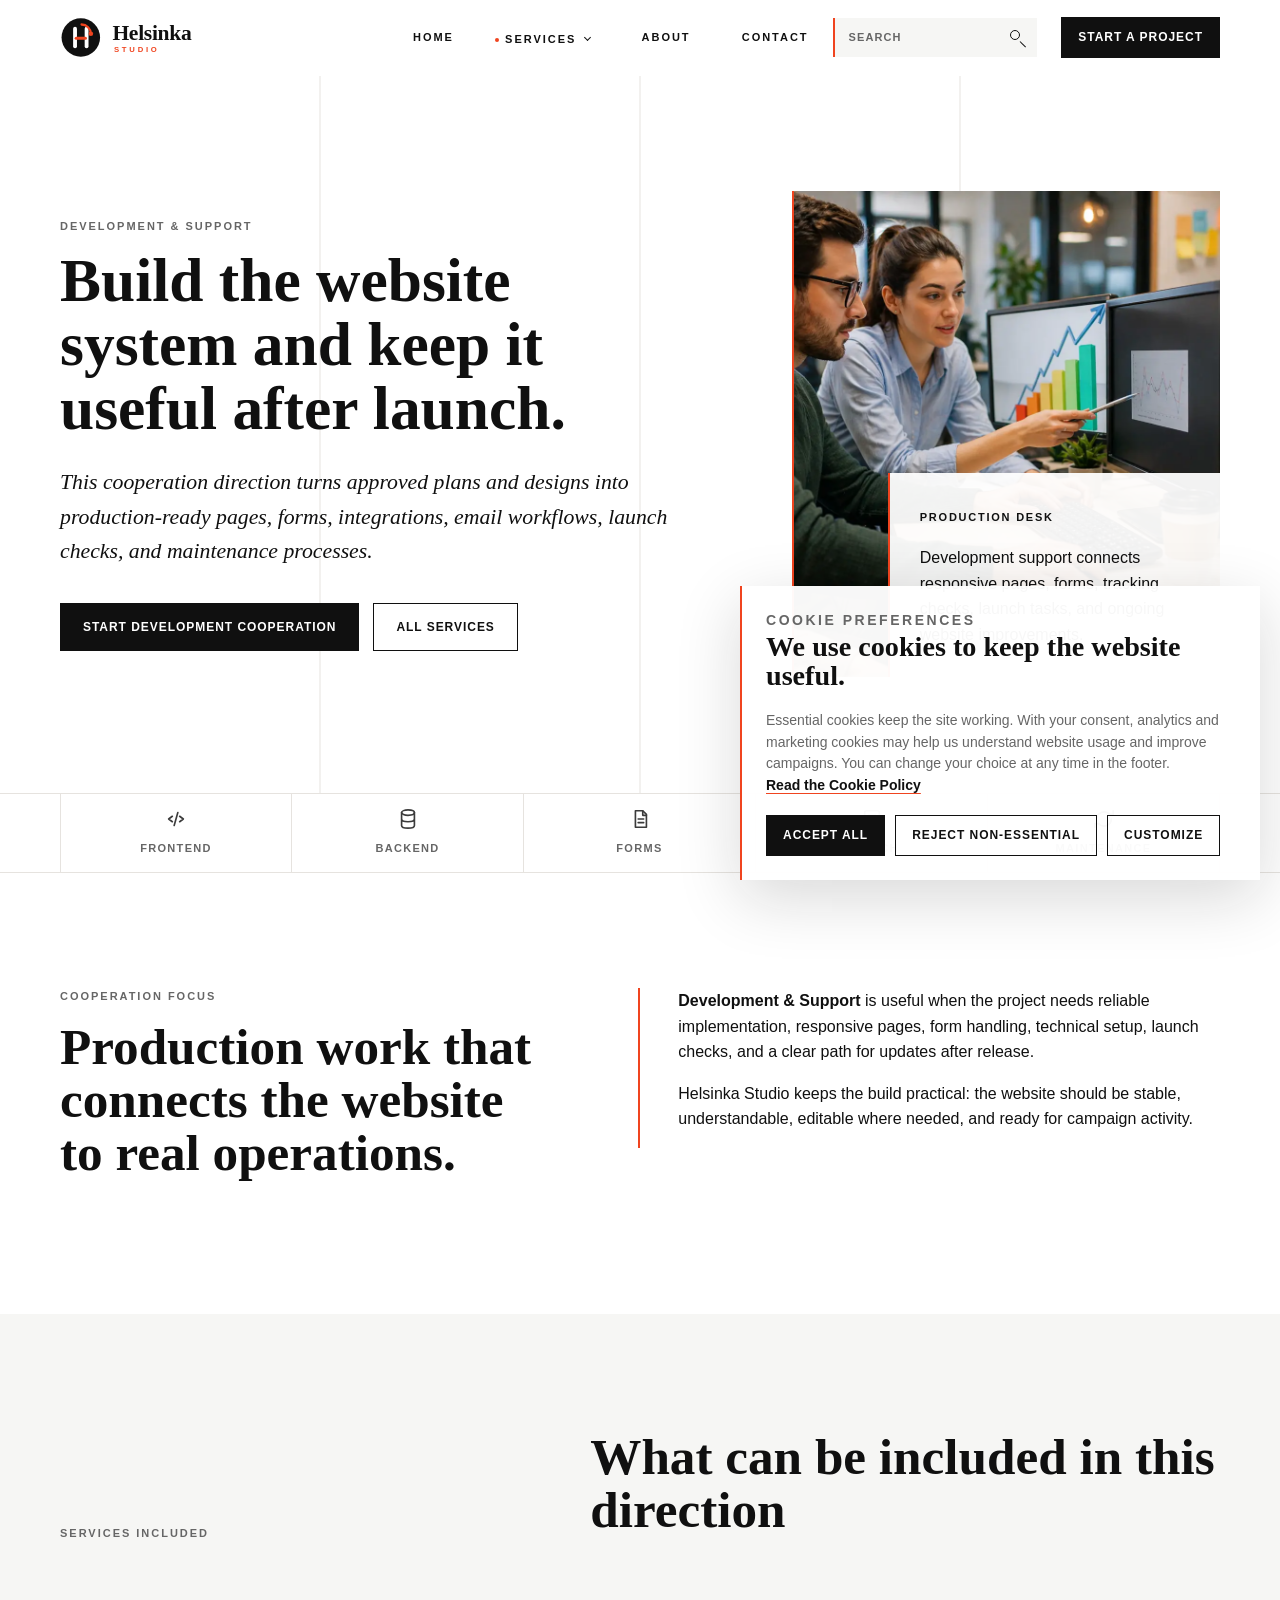
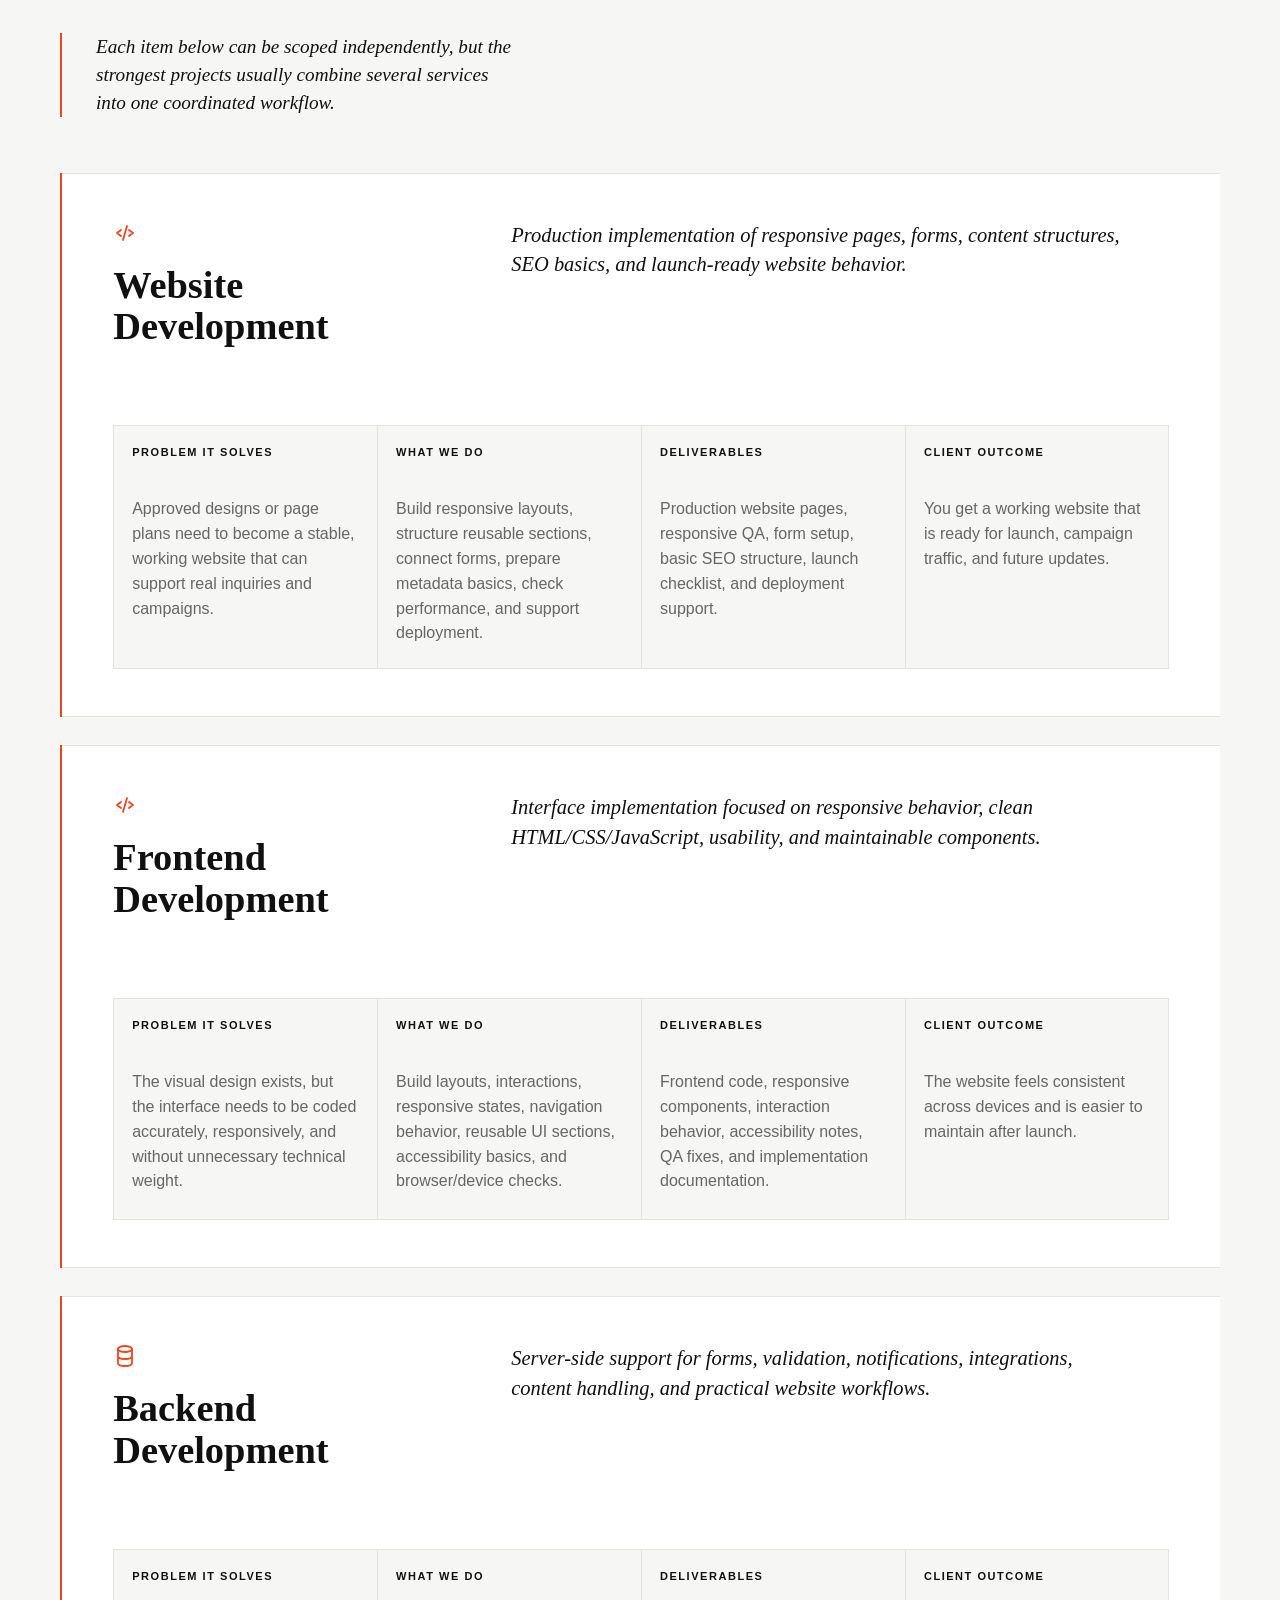
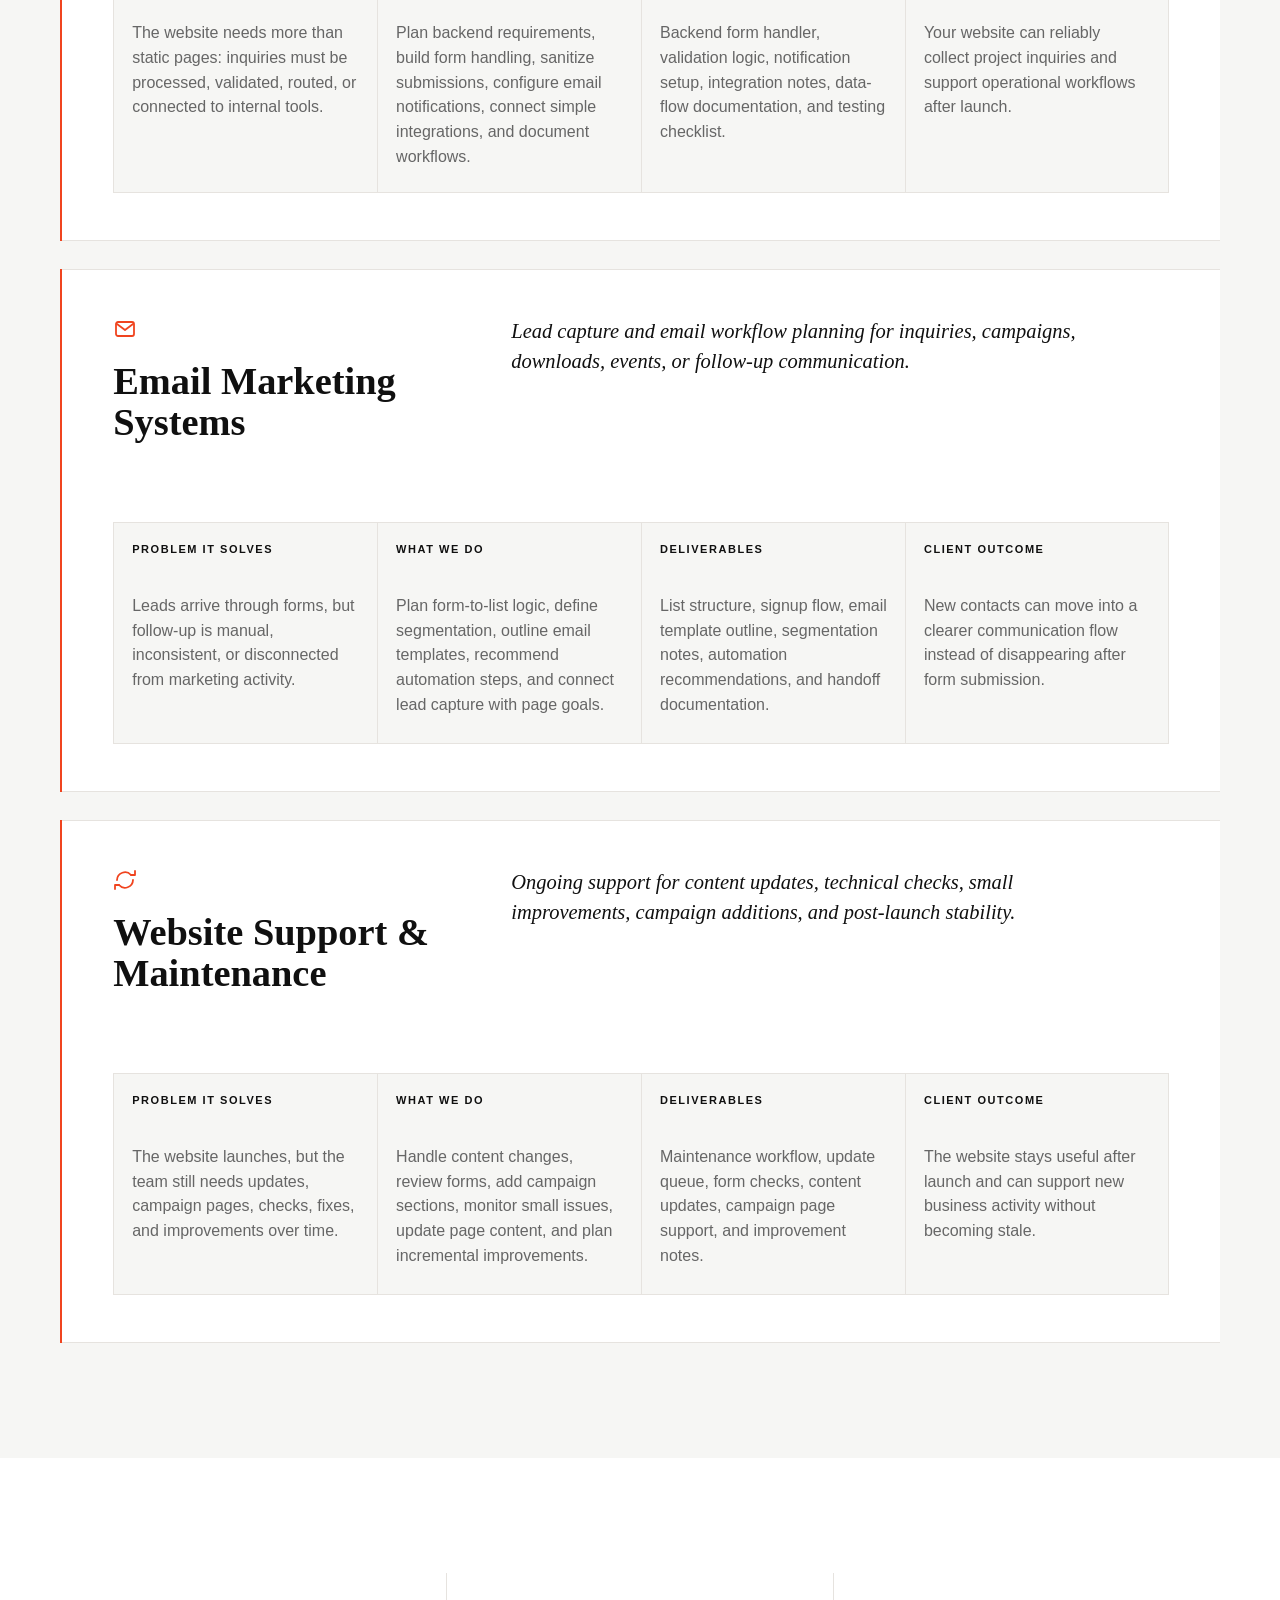
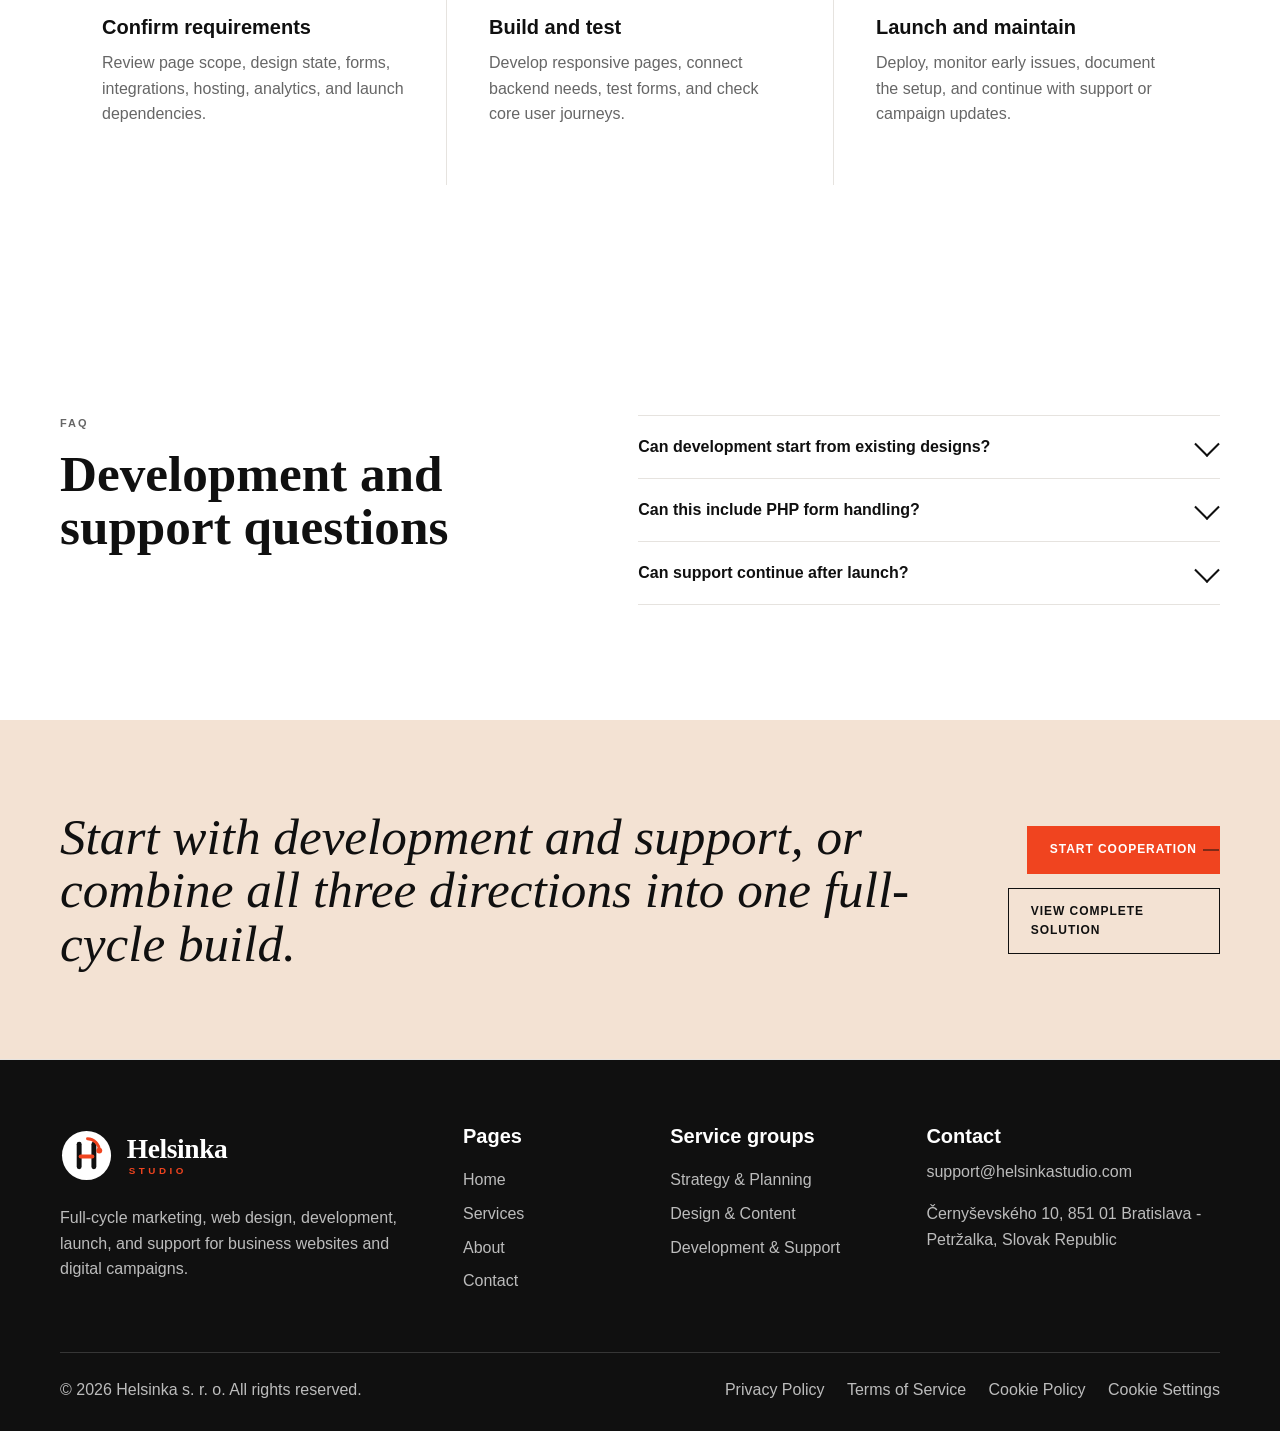
<file: development-support.html>
<!doctype html>
<html lang="en">
<head>
  <meta charset="utf-8">
  <meta name="viewport" content="width=device-width, initial-scale=1">
  <title>Development & Support | Helsinka Studio</title>
  <meta name="description" content="A development and support cooperation direction for companies that need website development, frontend, backend, forms, launch support, email systems, and maintenance.">
  <link rel="icon" href="img/common/favicon.svg" type="image/svg+xml">
  <link rel="stylesheet" href="css/bundle.css">
</head>
<body>
  <a class="skip-link" href="#main">Skip to content</a>
  <header class="site-header" data-header><div class="container header__inner"><a class="brand" href="index.html" aria-label="Helsinka Studio home"><img class="brand__logo" src="img/common/logo.svg" alt=""></a><nav class="nav" aria-label="Primary navigation">
        <a class="nav__link" href="index.html">Home</a>
        <div class="nav__item nav__item--dropdown" data-dropdown>
          <button class="nav__link nav__dropdown-toggle is-active" type="button" data-dropdown-toggle aria-expanded="false">Services</button>
          <div class="nav__dropdown" data-dropdown-menu>
            <a href="services.html">All Services</a>
            <a href="strategy-planning.html">Strategy &amp; Planning</a>
            <a href="design-content.html">Design &amp; Content</a>
            <a href="development-support.html">Development &amp; Support</a>
            <a href="service-detail.html">Complete Solution</a>
          </div>
        </div>
        <a class="nav__link" href="about.html">About</a>
        <a class="nav__link" href="contact.html">Contact</a>
      </nav><form class="site-search" role="search" data-site-search novalidate><label class="sr-only" for="site-search-input">Search website</label><div class="site-search__field"><input id="site-search-input" type="search" name="q" placeholder="Search" autocomplete="off" data-search-input><button class="site-search__submit" type="submit">Search</button></div><div class="site-search__results" data-search-results aria-live="polite"></div></form>
<a class="button button--small" href="contact.html">Start a Project</a><button class="menu-toggle" type="button" data-menu-open aria-controls="mobile-menu" aria-expanded="false"><span class="menu-toggle__line"></span><span class="sr-only">Open menu</span></button></div></header>
  <div class="mobile-menu" id="mobile-menu" data-mobile-menu aria-hidden="true"><div class="mobile-menu__bar"><a class="brand" href="index.html" aria-label="Helsinka Studio home"><img class="brand__logo" src="img/common/logo.svg" alt=""></a><button class="menu-close" type="button" data-menu-close>Close</button></div><nav class="mobile-menu__nav" aria-label="Mobile navigation">
      <a href="index.html">Home</a>
      <a href="services.html">Services</a>
      <div class="mobile-menu__subnav" aria-label="Service pages">
        <a href="services.html">All Services</a>
        <a href="strategy-planning.html">Strategy &amp; Planning</a>
        <a href="design-content.html">Design &amp; Content</a>
        <a href="development-support.html">Development &amp; Support</a>
        <a href="service-detail.html">Complete Solution</a>
      </div>
      <a href="about.html">About</a>
      <a href="contact.html">Contact</a>
      <a class="button" href="contact.html">Start a Project</a>
    </nav><p class="mobile-menu__note">Plan your next digital project with strategy, design, development, and launch support in one place.</p></div>
  <main id="main">
    <section class="service-group-hero section">
      <div class="container service-group-hero__grid">
        <div><p class="eyebrow">Development & support</p><h1>Build the website system and keep it useful after launch.</h1><p class="service-group-hero__lead">This cooperation direction turns approved plans and designs into production-ready pages, forms, integrations, email workflows, launch checks, and maintenance processes.</p><div class="button-row"><a class="button" href="contact.html">Start Development Cooperation</a><a class="button button--secondary" href="services.html">All Services</a></div></div>
        <figure class="service-group-visual service-group-visual--image"><img src="img/services/4.webp" alt="Digital team reviewing analytics and website work across desktop screens"><figcaption><span>Production desk</span><p>Development support connects responsive pages, forms, tracking checks, launch tasks, and ongoing website improvements.</p></figcaption></figure>
      </div>
    </section>
    <section class="service-group-strip" aria-label="Development outcomes"><div class="container service-group-strip__grid"><span class="icon-item icon-code">Frontend</span><span class="icon-item icon-backend">Backend</span><span class="icon-item icon-form">Forms</span><span class="icon-item icon-launch">Launch</span><span class="icon-item icon-support">Maintenance</span></div></section>
    <section class="section group-presentation"><div class="container group-presentation__grid"><div><p class="eyebrow">Cooperation focus</p><h2>Production work that connects the website to real operations.</h2></div><div class="group-copy"><p><strong>Development & Support</strong> is useful when the project needs reliable implementation, responsive pages, form handling, technical setup, launch checks, and a clear path for updates after release.</p><p>Helsinka Studio keeps the build practical: the website should be stable, understandable, editable where needed, and ready for campaign activity.</p></div></div></section>
    <section class="section service-list section--muted"><div class="container"><div class="section-heading"><p class="eyebrow">Services included</p><h2>What can be included in this direction</h2></div><div class="service-blocks">
      <article class="service-block icon-card icon-code"><h3>Website Development</h3><p class="service-block__intro">Production implementation of responsive pages, forms, content structures, SEO basics, and launch-ready website behavior.</p><dl><dt>Problem it solves</dt><dd>Approved designs or page plans need to become a stable, working website that can support real inquiries and campaigns.</dd><dt>What we do</dt><dd>Build responsive layouts, structure reusable sections, connect forms, prepare metadata basics, check performance, and support deployment.</dd><dt>Deliverables</dt><dd>Production website pages, responsive QA, form setup, basic SEO structure, launch checklist, and deployment support.</dd><dt>Client outcome</dt><dd>You get a working website that is ready for launch, campaign traffic, and future updates.</dd></dl></article>
      <article class="service-block icon-card icon-code"><h3>Frontend Development</h3><p class="service-block__intro">Interface implementation focused on responsive behavior, clean HTML/CSS/JavaScript, usability, and maintainable components.</p><dl><dt>Problem it solves</dt><dd>The visual design exists, but the interface needs to be coded accurately, responsively, and without unnecessary technical weight.</dd><dt>What we do</dt><dd>Build layouts, interactions, responsive states, navigation behavior, reusable UI sections, accessibility basics, and browser/device checks.</dd><dt>Deliverables</dt><dd>Frontend code, responsive components, interaction behavior, accessibility notes, QA fixes, and implementation documentation.</dd><dt>Client outcome</dt><dd>The website feels consistent across devices and is easier to maintain after launch.</dd></dl></article>
      <article class="service-block icon-card icon-backend"><h3>Backend Development</h3><p class="service-block__intro">Server-side support for forms, validation, notifications, integrations, content handling, and practical website workflows.</p><dl><dt>Problem it solves</dt><dd>The website needs more than static pages: inquiries must be processed, validated, routed, or connected to internal tools.</dd><dt>What we do</dt><dd>Plan backend requirements, build form handling, sanitize submissions, configure email notifications, connect simple integrations, and document workflows.</dd><dt>Deliverables</dt><dd>Backend form handler, validation logic, notification setup, integration notes, data-flow documentation, and testing checklist.</dd><dt>Client outcome</dt><dd>Your website can reliably collect project inquiries and support operational workflows after launch.</dd></dl></article>
      <article class="service-block icon-card icon-email"><h3>Email Marketing Systems</h3><p class="service-block__intro">Lead capture and email workflow planning for inquiries, campaigns, downloads, events, or follow-up communication.</p><dl><dt>Problem it solves</dt><dd>Leads arrive through forms, but follow-up is manual, inconsistent, or disconnected from marketing activity.</dd><dt>What we do</dt><dd>Plan form-to-list logic, define segmentation, outline email templates, recommend automation steps, and connect lead capture with page goals.</dd><dt>Deliverables</dt><dd>List structure, signup flow, email template outline, segmentation notes, automation recommendations, and handoff documentation.</dd><dt>Client outcome</dt><dd>New contacts can move into a clearer communication flow instead of disappearing after form submission.</dd></dl></article>
      <article class="service-block icon-card icon-support"><h3>Website Support & Maintenance</h3><p class="service-block__intro">Ongoing support for content updates, technical checks, small improvements, campaign additions, and post-launch stability.</p><dl><dt>Problem it solves</dt><dd>The website launches, but the team still needs updates, campaign pages, checks, fixes, and improvements over time.</dd><dt>What we do</dt><dd>Handle content changes, review forms, add campaign sections, monitor small issues, update page content, and plan incremental improvements.</dd><dt>Deliverables</dt><dd>Maintenance workflow, update queue, form checks, content updates, campaign page support, and improvement notes.</dd><dt>Client outcome</dt><dd>The website stays useful after launch and can support new business activity without becoming stale.</dd></dl></article>
    </div></div></section>
    <section class="section group-process"><div class="container group-process__grid"><article><span>01</span><h3>Confirm requirements</h3><p>Review page scope, design state, forms, integrations, hosting, analytics, and launch dependencies.</p></article><article><span>02</span><h3>Build and test</h3><p>Develop responsive pages, connect backend needs, test forms, and check core user journeys.</p></article><article><span>03</span><h3>Launch and maintain</h3><p>Deploy, monitor early issues, document the setup, and continue with support or campaign updates.</p></article></div></section>
    <section class="section group-faq"><div class="container group-faq__grid"><div><p class="eyebrow">FAQ</p><h2>Development and support questions</h2></div><div><details><summary>Can development start from existing designs?</summary><p>Yes. Existing designs can be reviewed and prepared for production before implementation starts.</p></details><details><summary>Can this include PHP form handling?</summary><p>Yes. Form processing, validation, email notifications, consent fields, and anti-spam logic can be included.</p></details><details><summary>Can support continue after launch?</summary><p>Yes. Maintenance, campaign pages, small improvements, and content updates can continue as an ongoing support process.</p></details></div></div></section>
    <section class="section cta-section group-cta"><div class="container cta-section__inner"><h2>Start with development and support, or combine all three directions into one full-cycle build.</h2><div class="group-cta__actions"><a class="button button--accent button--line" href="contact.html">Start Cooperation</a><a class="button button--secondary" href="service-detail.html">View Complete Solution</a></div></div></section>
  </main>
  <footer class="site-footer"><div class="container footer__grid"><div><h2 class="footer__brand"><img class="footer__logo" src="img/common/logo-light.svg" alt="Helsinka Studio"></h2><p>Full-cycle marketing, web design, development, launch, and support for business websites and digital campaigns.</p></div><nav><h3>Pages</h3><a href="index.html">Home</a><a href="services.html">Services</a><a href="about.html">About</a><a href="contact.html">Contact</a></nav><nav><h3>Service groups</h3><a href="strategy-planning.html">Strategy & Planning</a><a href="design-content.html">Design & Content</a><a href="development-support.html">Development & Support</a></nav><div><h3>Contact</h3><p><a href="mailto:support@helsinkastudio.com">support@helsinkastudio.com</a></p><p>&#268;erny&#353;evsk&#233;ho 10, 851 01 Bratislava - Petr&#382;alka, Slovak Republic</p></div></div><div class="container footer__bottom"><p>&copy; <span data-year></span> Helsinka s. r. o. All rights reserved.</p><p><a href="privacy.html">Privacy Policy</a> <a href="terms.html">Terms of Service</a> <a href="cookie-policy.html">Cookie Policy</a> <button class="footer__link-button" type="button" data-cookie-settings>Cookie Settings</button></p></div></footer>
  <script src="js/main.js"></script>
</body>
</html>
</file>
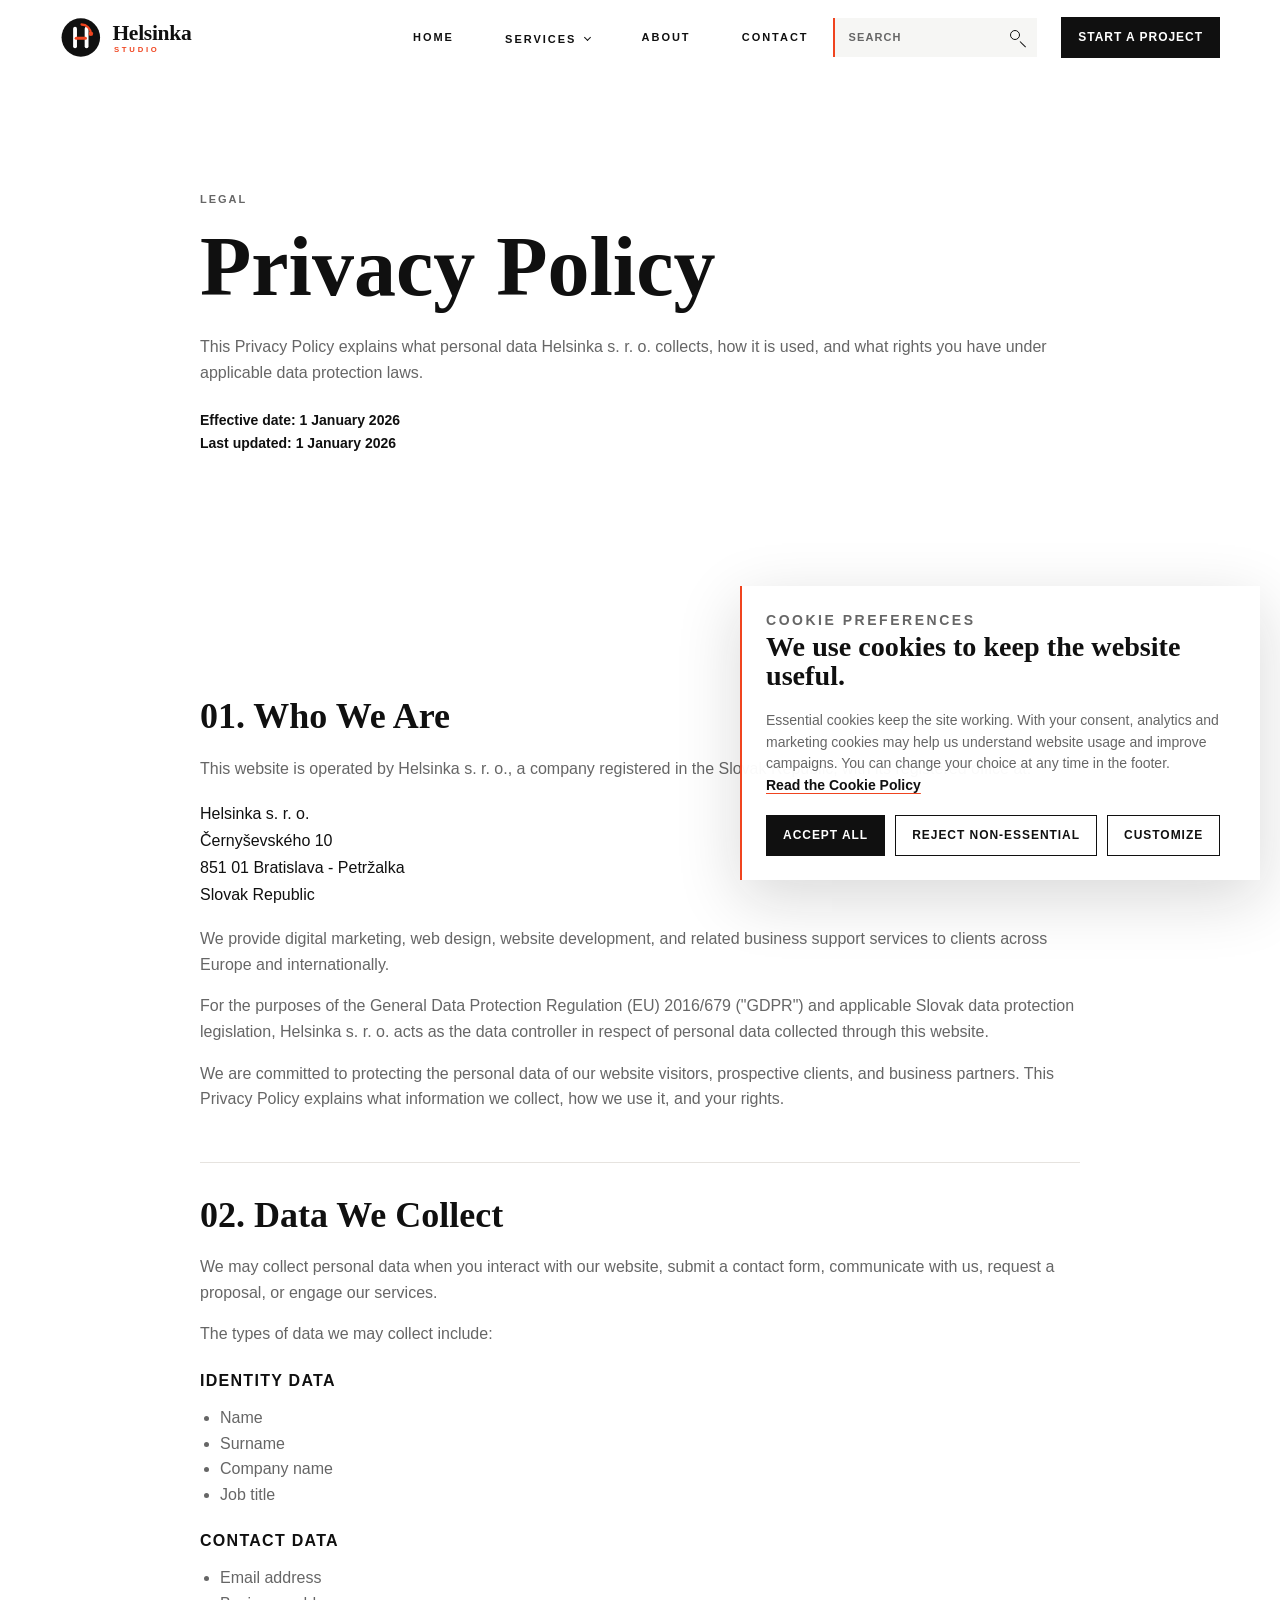
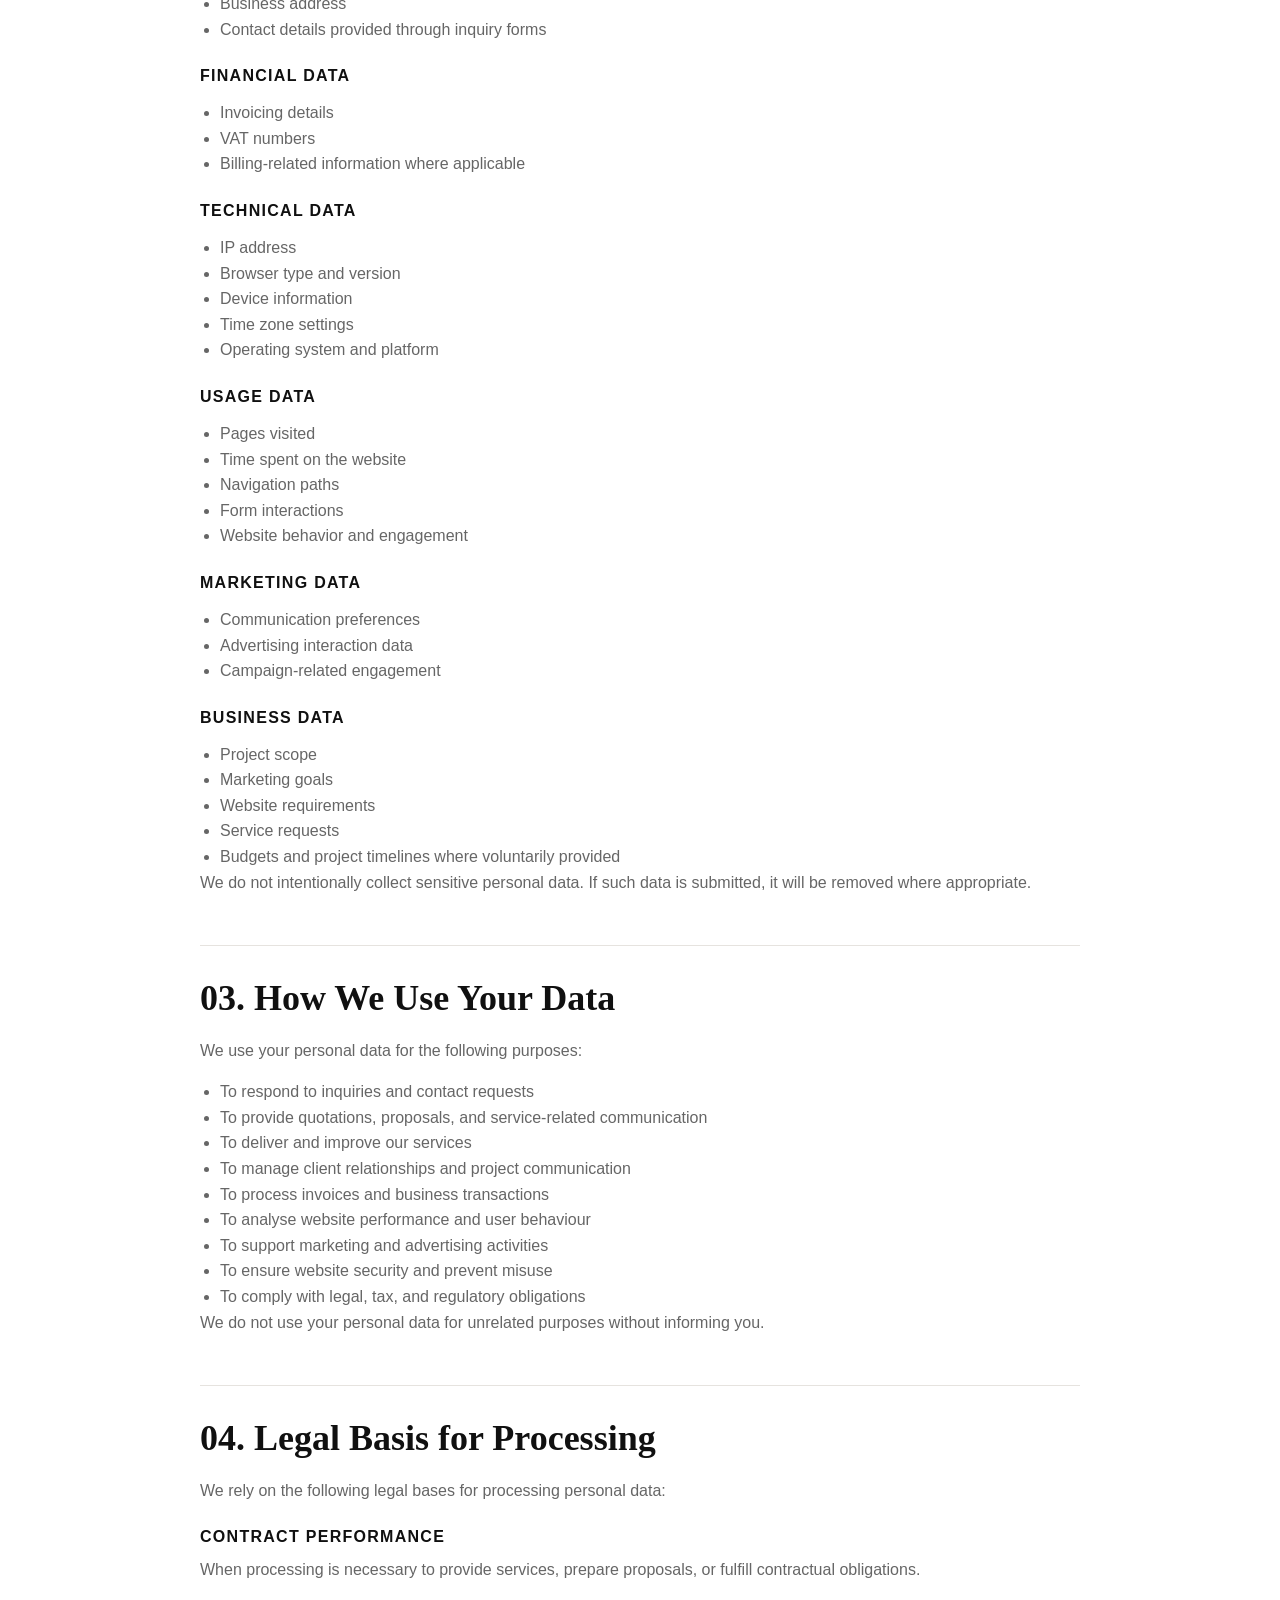
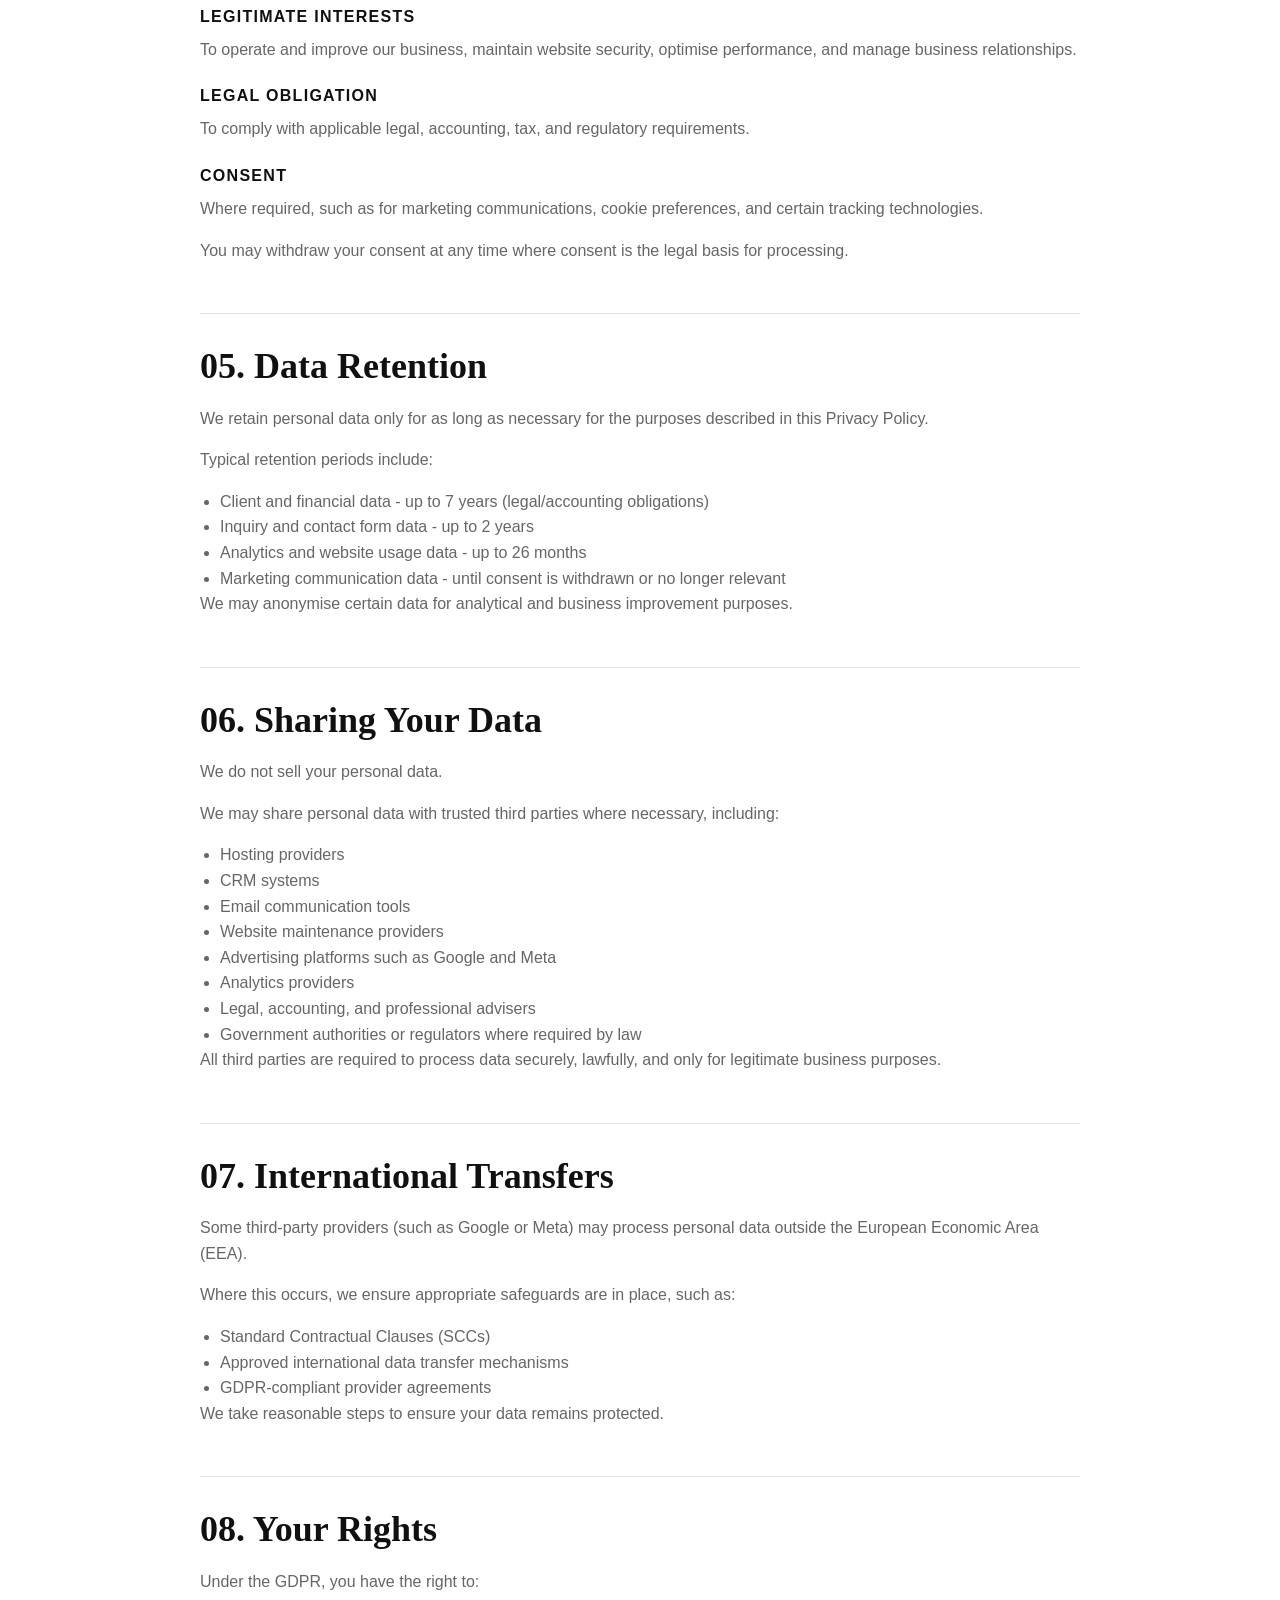
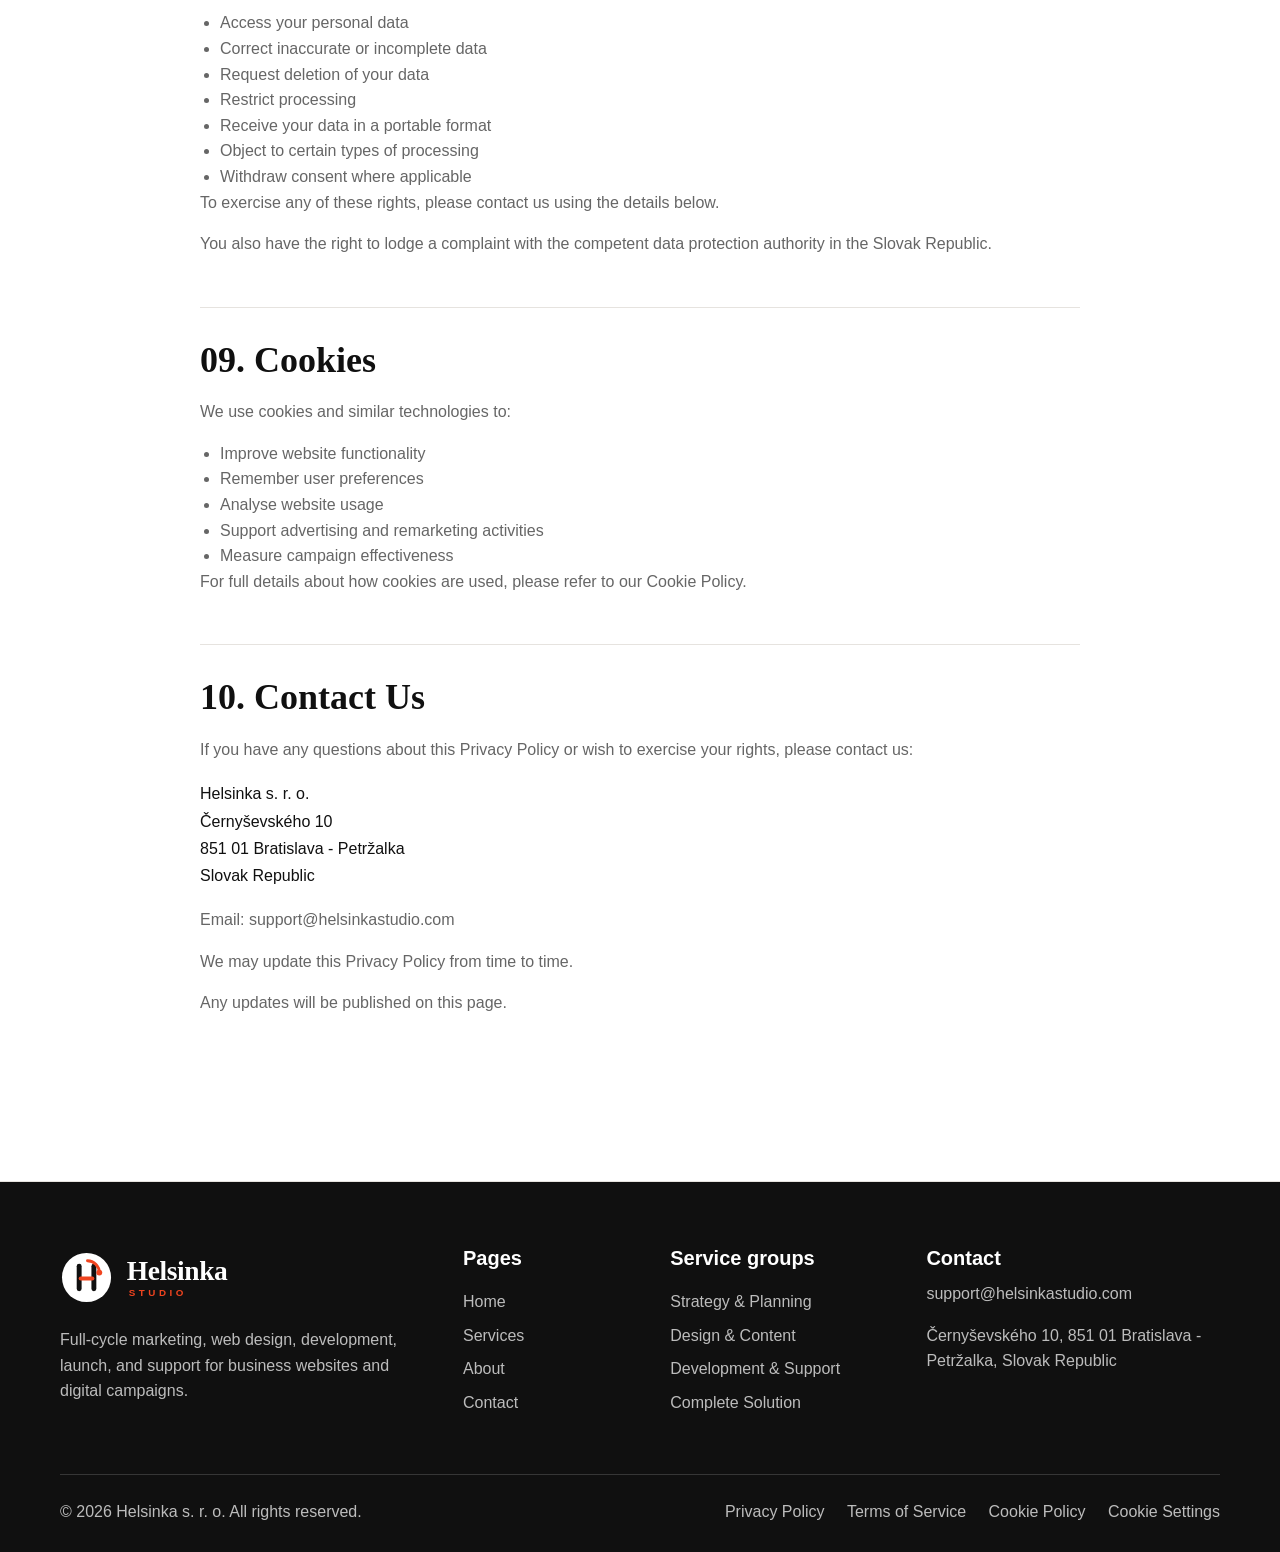
<file: privacy.html>
<!doctype html>
<html lang="en">
<head>
  <meta charset="utf-8">
  <meta name="viewport" content="width=device-width, initial-scale=1">
  <title>Privacy Policy | Helsinka Studio</title>
  <meta name="description" content="Privacy Policy for Helsinka s. r. o., explaining personal data collection, use, retention, sharing, cookies, GDPR rights, and contact details.">
  <link rel="icon" href="img/common/favicon.svg" type="image/svg+xml">
  <link rel="stylesheet" href="css/bundle.css">
</head>
<body>
  <a class="skip-link" href="#main">Skip to content</a>
  <header class="site-header" data-header>
    <div class="container header__inner">
      <a class="brand" href="index.html" aria-label="Helsinka Studio home"><img class="brand__logo" src="img/common/logo.svg" alt=""></a>
      <nav class="nav" aria-label="Primary navigation">
        <a class="nav__link" href="index.html">Home</a>
        <div class="nav__item nav__item--dropdown" data-dropdown>
          <button class="nav__link nav__dropdown-toggle" type="button" data-dropdown-toggle aria-expanded="false">Services</button>
          <div class="nav__dropdown" data-dropdown-menu>
            <a href="services.html">All Services</a>
            <a href="strategy-planning.html">Strategy &amp; Planning</a>
            <a href="design-content.html">Design &amp; Content</a>
            <a href="development-support.html">Development &amp; Support</a>
            <a href="service-detail.html">Complete Solution</a>
          </div>
        </div>
        <a class="nav__link" href="about.html">About</a>
        <a class="nav__link" href="contact.html">Contact</a>
      </nav>
      <form class="site-search" role="search" data-site-search novalidate>
        <label class="sr-only" for="site-search-input">Search website</label>
        <div class="site-search__field">
          <input id="site-search-input" type="search" name="q" placeholder="Search" autocomplete="off" data-search-input>
          <button class="site-search__submit" type="submit">Search</button>
        </div>
        <div class="site-search__results" data-search-results aria-live="polite"></div>
      </form>
      <a class="button button--small" href="contact.html">Start a Project</a>
      <button class="menu-toggle" type="button" data-menu-open aria-controls="mobile-menu" aria-expanded="false">
        <span class="menu-toggle__line"></span>
        <span class="sr-only">Open menu</span>
      </button>
    </div>
  </header>

  <div class="mobile-menu" id="mobile-menu" data-mobile-menu aria-hidden="true">
    <div class="mobile-menu__bar">
      <a class="brand" href="index.html" aria-label="Helsinka Studio home"><img class="brand__logo" src="img/common/logo.svg" alt=""></a>
      <button class="menu-close" type="button" data-menu-close aria-label="Close menu">Close</button>
    </div>
    <nav class="mobile-menu__nav" aria-label="Mobile navigation">
      <a href="index.html">Home</a>
      <a href="services.html">Services</a>
      <div class="mobile-menu__subnav" aria-label="Service pages">
        <a href="services.html">All Services</a>
        <a href="strategy-planning.html">Strategy &amp; Planning</a>
        <a href="design-content.html">Design &amp; Content</a>
        <a href="development-support.html">Development &amp; Support</a>
        <a href="service-detail.html">Complete Solution</a>
      </div>
      <a href="about.html">About</a>
      <a href="contact.html">Contact</a>
      <a class="button" href="contact.html">Start a Project</a>
    </nav>
    <p class="mobile-menu__note">Plan your next digital project with strategy, design, development, and launch support in one place.</p>
  </div>

  <main id="main">
    <section class="page-hero section legal-hero">
      <div class="container narrow">
        <p class="eyebrow">Legal</p>
        <h1>Privacy Policy</h1>
        <p>This Privacy Policy explains what personal data Helsinka s. r. o. collects, how it is used, and what rights you have under applicable data protection laws.</p>
        <p class="legal-date">Effective date: 1 January 2026<br>Last updated: 1 January 2026</p>
      </div>
    </section>

    <section class="section legal-content">
      <div class="container narrow">
        <section>
          <h2>01. Who We Are</h2>
          <p>This website is operated by Helsinka s. r. o., a company registered in the Slovak Republic, with its registered office at:</p>
          <address>
            Helsinka s. r. o.<br>
            &#268;erny&#353;evsk&#233;ho 10<br>
            851 01 Bratislava - Petr&#382;alka<br>
            Slovak Republic
          </address>
          <p>We provide digital marketing, web design, website development, and related business support services to clients across Europe and internationally.</p>
          <p>For the purposes of the General Data Protection Regulation (EU) 2016/679 ("GDPR") and applicable Slovak data protection legislation, Helsinka s. r. o. acts as the data controller in respect of personal data collected through this website.</p>
          <p>We are committed to protecting the personal data of our website visitors, prospective clients, and business partners. This Privacy Policy explains what information we collect, how we use it, and your rights.</p>
        </section>

        <section>
          <h2>02. Data We Collect</h2>
          <p>We may collect personal data when you interact with our website, submit a contact form, communicate with us, request a proposal, or engage our services.</p>
          <p>The types of data we may collect include:</p>
          <h3>Identity Data</h3>
          <ul><li>Name</li><li>Surname</li><li>Company name</li><li>Job title</li></ul>
          <h3>Contact Data</h3>
          <ul><li>Email address</li><li>Business address</li><li>Contact details provided through inquiry forms</li></ul>
          <h3>Financial Data</h3>
          <ul><li>Invoicing details</li><li>VAT numbers</li><li>Billing-related information where applicable</li></ul>
          <h3>Technical Data</h3>
          <ul><li>IP address</li><li>Browser type and version</li><li>Device information</li><li>Time zone settings</li><li>Operating system and platform</li></ul>
          <h3>Usage Data</h3>
          <ul><li>Pages visited</li><li>Time spent on the website</li><li>Navigation paths</li><li>Form interactions</li><li>Website behavior and engagement</li></ul>
          <h3>Marketing Data</h3>
          <ul><li>Communication preferences</li><li>Advertising interaction data</li><li>Campaign-related engagement</li></ul>
          <h3>Business Data</h3>
          <ul><li>Project scope</li><li>Marketing goals</li><li>Website requirements</li><li>Service requests</li><li>Budgets and project timelines where voluntarily provided</li></ul>
          <p>We do not intentionally collect sensitive personal data. If such data is submitted, it will be removed where appropriate.</p>
        </section>

        <section>
          <h2>03. How We Use Your Data</h2>
          <p>We use your personal data for the following purposes:</p>
          <ul>
            <li>To respond to inquiries and contact requests</li>
            <li>To provide quotations, proposals, and service-related communication</li>
            <li>To deliver and improve our services</li>
            <li>To manage client relationships and project communication</li>
            <li>To process invoices and business transactions</li>
            <li>To analyse website performance and user behaviour</li>
            <li>To support marketing and advertising activities</li>
            <li>To ensure website security and prevent misuse</li>
            <li>To comply with legal, tax, and regulatory obligations</li>
          </ul>
          <p>We do not use your personal data for unrelated purposes without informing you.</p>
        </section>

        <section>
          <h2>04. Legal Basis for Processing</h2>
          <p>We rely on the following legal bases for processing personal data:</p>
          <h3>Contract Performance</h3>
          <p>When processing is necessary to provide services, prepare proposals, or fulfill contractual obligations.</p>
          <h3>Legitimate Interests</h3>
          <p>To operate and improve our business, maintain website security, optimise performance, and manage business relationships.</p>
          <h3>Legal Obligation</h3>
          <p>To comply with applicable legal, accounting, tax, and regulatory requirements.</p>
          <h3>Consent</h3>
          <p>Where required, such as for marketing communications, cookie preferences, and certain tracking technologies.</p>
          <p>You may withdraw your consent at any time where consent is the legal basis for processing.</p>
        </section>

        <section>
          <h2>05. Data Retention</h2>
          <p>We retain personal data only for as long as necessary for the purposes described in this Privacy Policy.</p>
          <p>Typical retention periods include:</p>
          <ul>
            <li>Client and financial data - up to 7 years (legal/accounting obligations)</li>
            <li>Inquiry and contact form data - up to 2 years</li>
            <li>Analytics and website usage data - up to 26 months</li>
            <li>Marketing communication data - until consent is withdrawn or no longer relevant</li>
          </ul>
          <p>We may anonymise certain data for analytical and business improvement purposes.</p>
        </section>

        <section>
          <h2>06. Sharing Your Data</h2>
          <p>We do not sell your personal data.</p>
          <p>We may share personal data with trusted third parties where necessary, including:</p>
          <ul>
            <li>Hosting providers</li>
            <li>CRM systems</li>
            <li>Email communication tools</li>
            <li>Website maintenance providers</li>
            <li>Advertising platforms such as Google and Meta</li>
            <li>Analytics providers</li>
            <li>Legal, accounting, and professional advisers</li>
            <li>Government authorities or regulators where required by law</li>
          </ul>
          <p>All third parties are required to process data securely, lawfully, and only for legitimate business purposes.</p>
        </section>

        <section>
          <h2>07. International Transfers</h2>
          <p>Some third-party providers (such as Google or Meta) may process personal data outside the European Economic Area (EEA).</p>
          <p>Where this occurs, we ensure appropriate safeguards are in place, such as:</p>
          <ul>
            <li>Standard Contractual Clauses (SCCs)</li>
            <li>Approved international data transfer mechanisms</li>
            <li>GDPR-compliant provider agreements</li>
          </ul>
          <p>We take reasonable steps to ensure your data remains protected.</p>
        </section>

        <section>
          <h2>08. Your Rights</h2>
          <p>Under the GDPR, you have the right to:</p>
          <ul>
            <li>Access your personal data</li>
            <li>Correct inaccurate or incomplete data</li>
            <li>Request deletion of your data</li>
            <li>Restrict processing</li>
            <li>Receive your data in a portable format</li>
            <li>Object to certain types of processing</li>
            <li>Withdraw consent where applicable</li>
          </ul>
          <p>To exercise any of these rights, please contact us using the details below.</p>
          <p>You also have the right to lodge a complaint with the competent data protection authority in the Slovak Republic.</p>
        </section>

        <section>
          <h2>09. Cookies</h2>
          <p>We use cookies and similar technologies to:</p>
          <ul>
            <li>Improve website functionality</li>
            <li>Remember user preferences</li>
            <li>Analyse website usage</li>
            <li>Support advertising and remarketing activities</li>
            <li>Measure campaign effectiveness</li>
          </ul>
          <p>For full details about how cookies are used, please refer to our <a href="cookie-policy.html">Cookie Policy</a>.</p>
        </section>

        <section>
          <h2>10. Contact Us</h2>
          <p>If you have any questions about this Privacy Policy or wish to exercise your rights, please contact us:</p>
          <address>
            Helsinka s. r. o.<br>
            &#268;erny&#353;evsk&#233;ho 10<br>
            851 01 Bratislava - Petr&#382;alka<br>
            Slovak Republic
          </address>
          <p>Email: <a href="mailto:support@helsinkastudio.com">support@helsinkastudio.com</a></p>
          <p>We may update this Privacy Policy from time to time.</p>
          <p>Any updates will be published on this page.</p>
        </section>
      </div>
    </section>
  </main>

  <footer class="site-footer">
    <div class="container footer__grid">
      <div><h2 class="footer__brand"><img class="footer__logo" src="img/common/logo-light.svg" alt="Helsinka Studio"></h2><p>Full-cycle marketing, web design, development, launch, and support for business websites and digital campaigns.</p></div>
      <nav aria-label="Footer pages"><h3>Pages</h3><a href="index.html">Home</a><a href="services.html">Services</a><a href="about.html">About</a><a href="contact.html">Contact</a></nav>
      <nav aria-label="Footer services"><h3>Service groups</h3><a href="strategy-planning.html">Strategy & Planning</a><a href="design-content.html">Design & Content</a><a href="development-support.html">Development & Support</a><a href="service-detail.html">Complete Solution</a></nav>
      <div><h3>Contact</h3><p><a href="mailto:support@helsinkastudio.com">support@helsinkastudio.com</a></p><p>&#268;erny&#353;evsk&#233;ho 10, 851 01 Bratislava - Petr&#382;alka, Slovak Republic</p></div>
    </div>
    <div class="container footer__bottom">
      <p>&copy; <span data-year></span> Helsinka s. r. o. All rights reserved.</p>
      <p><a href="privacy.html">Privacy Policy</a> <a href="terms.html">Terms of Service</a> <a href="cookie-policy.html">Cookie Policy</a> <button class="footer__link-button" type="button" data-cookie-settings>Cookie Settings</button></p>
    </div>
  </footer>
  <script src="js/main.js"></script>
</body>
</html>
</file>
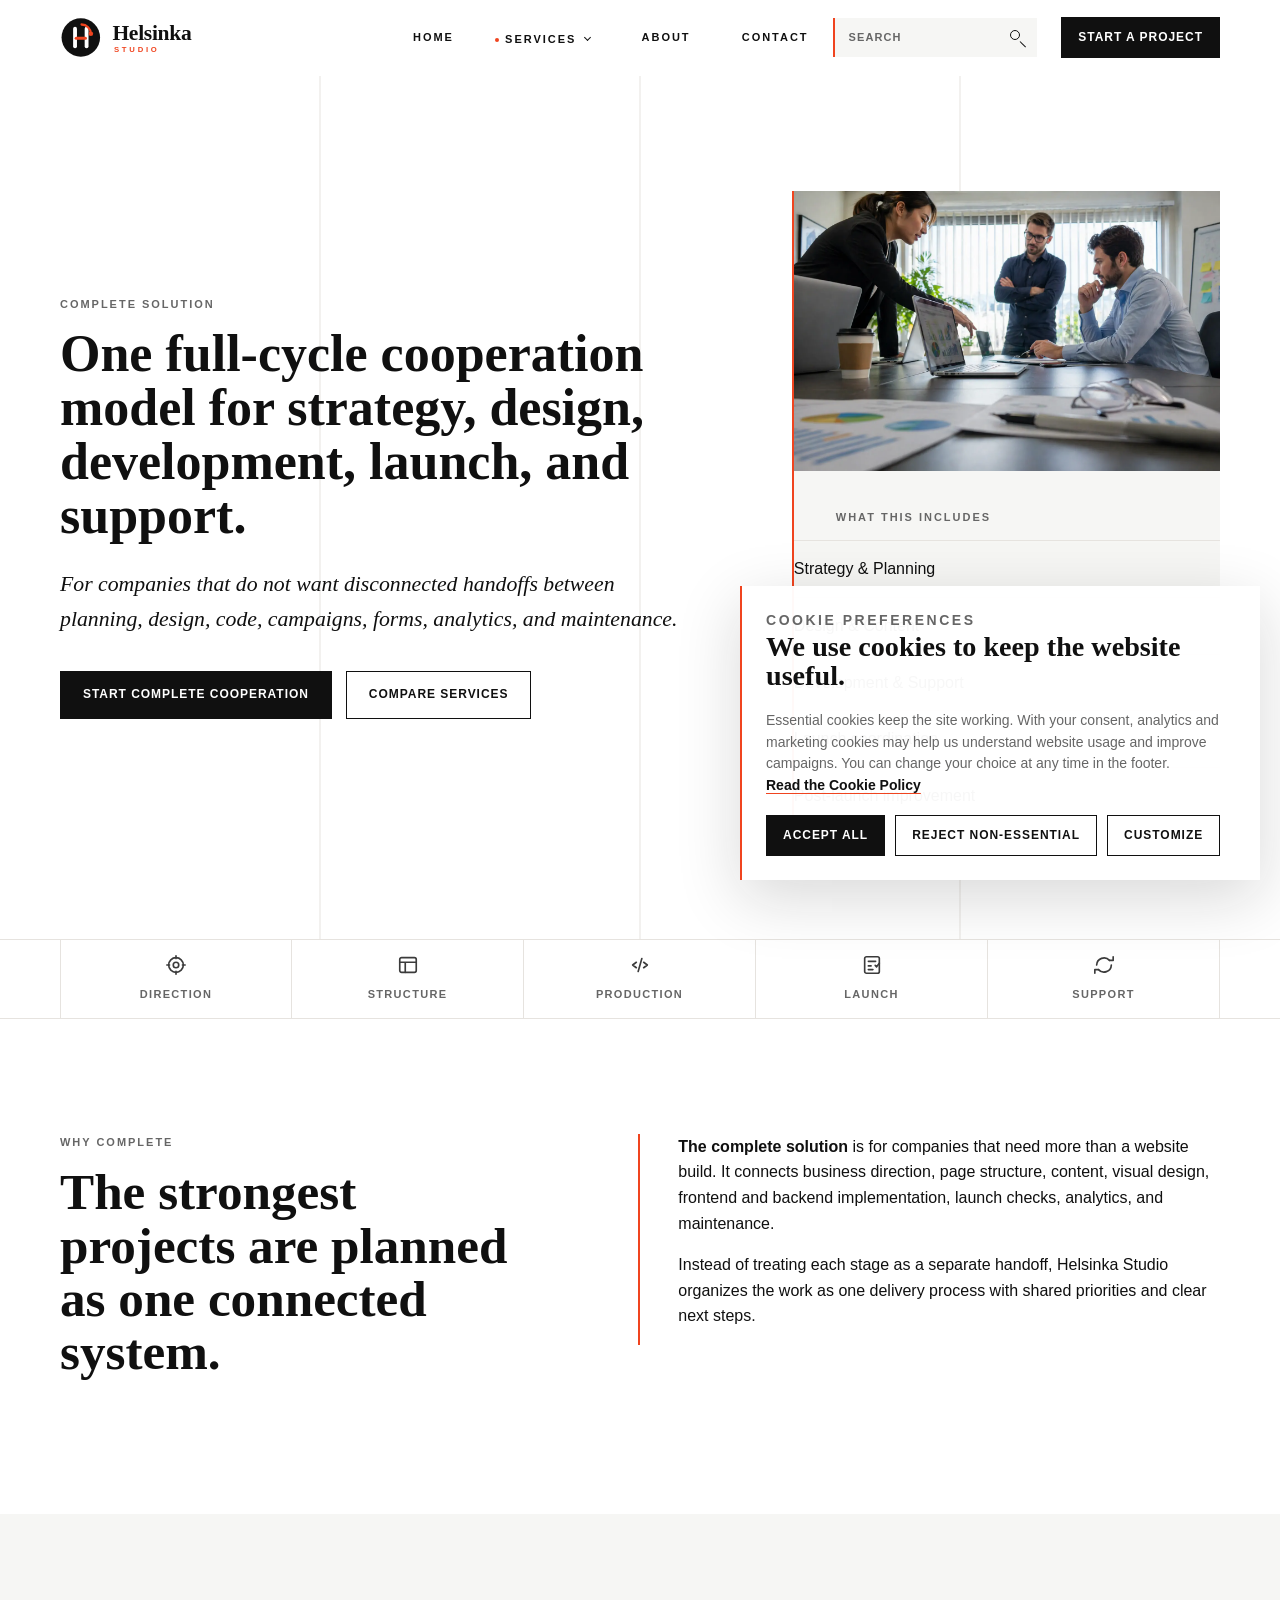
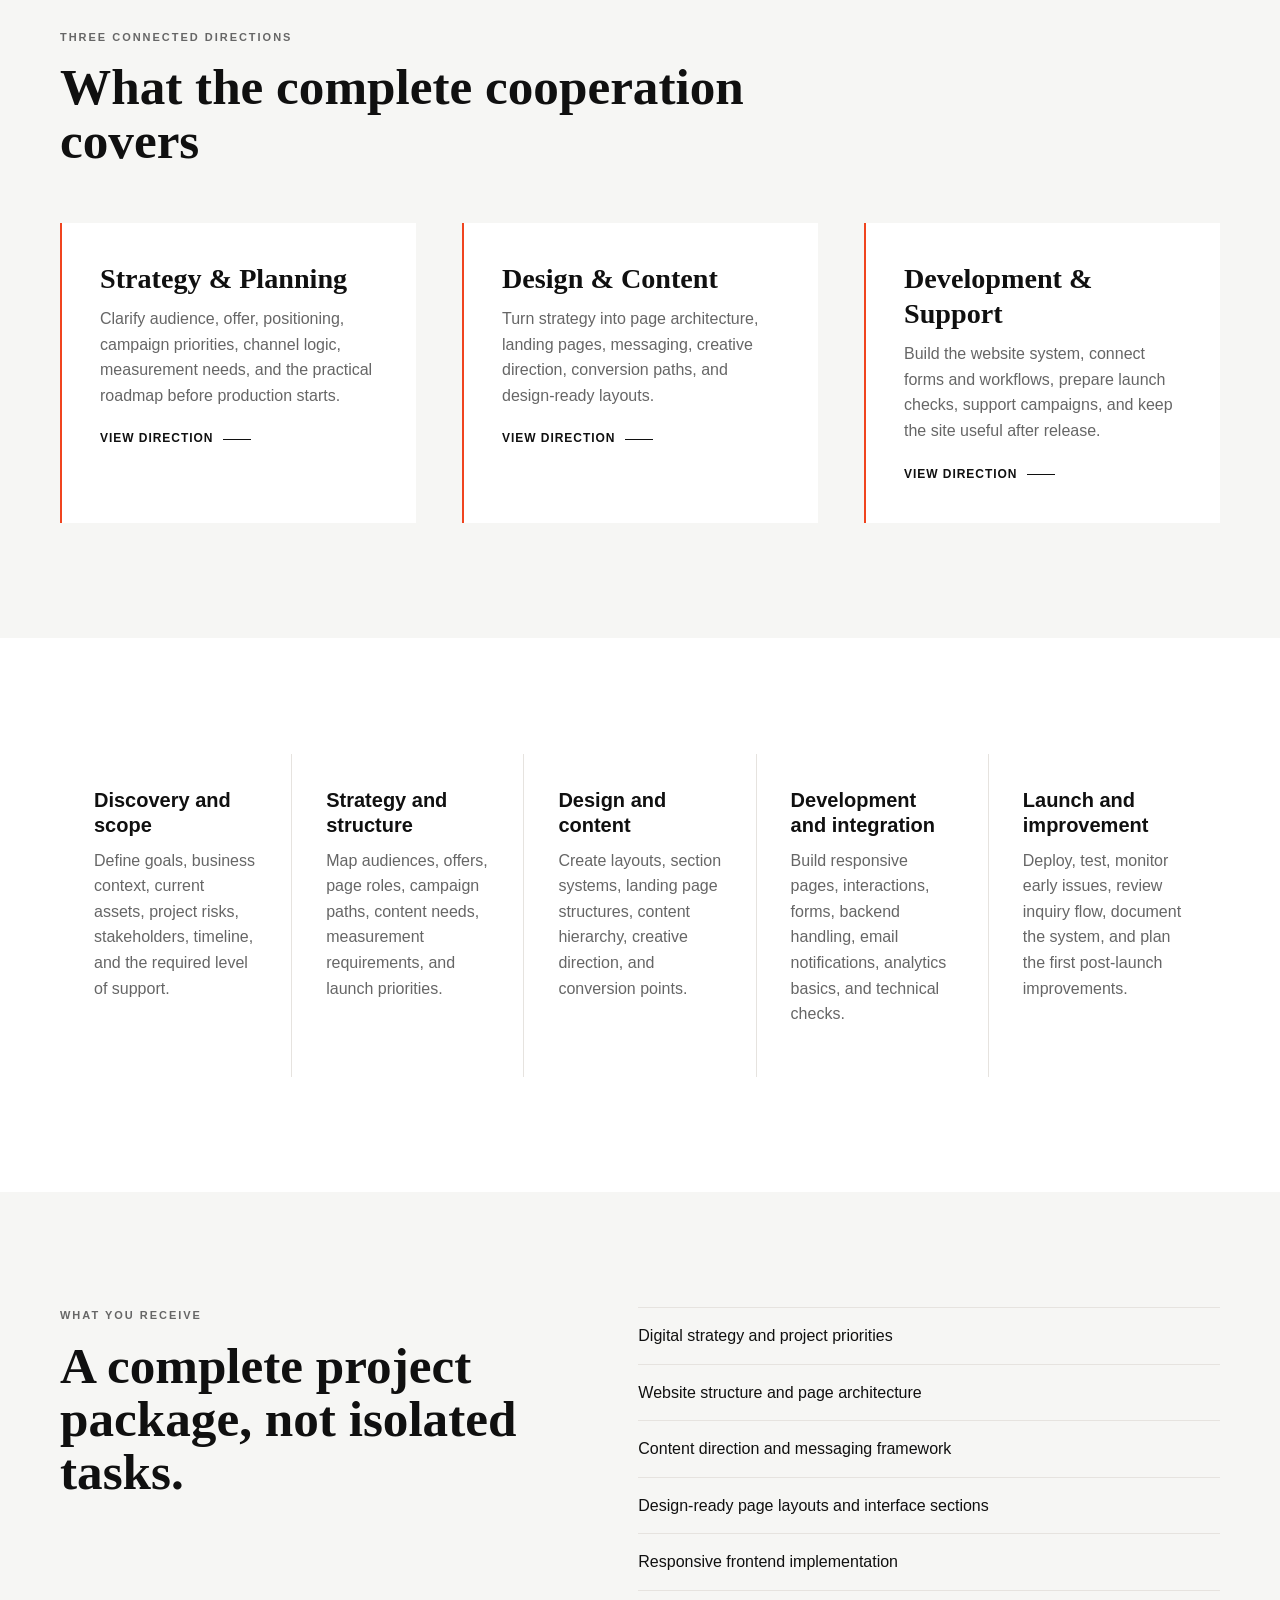
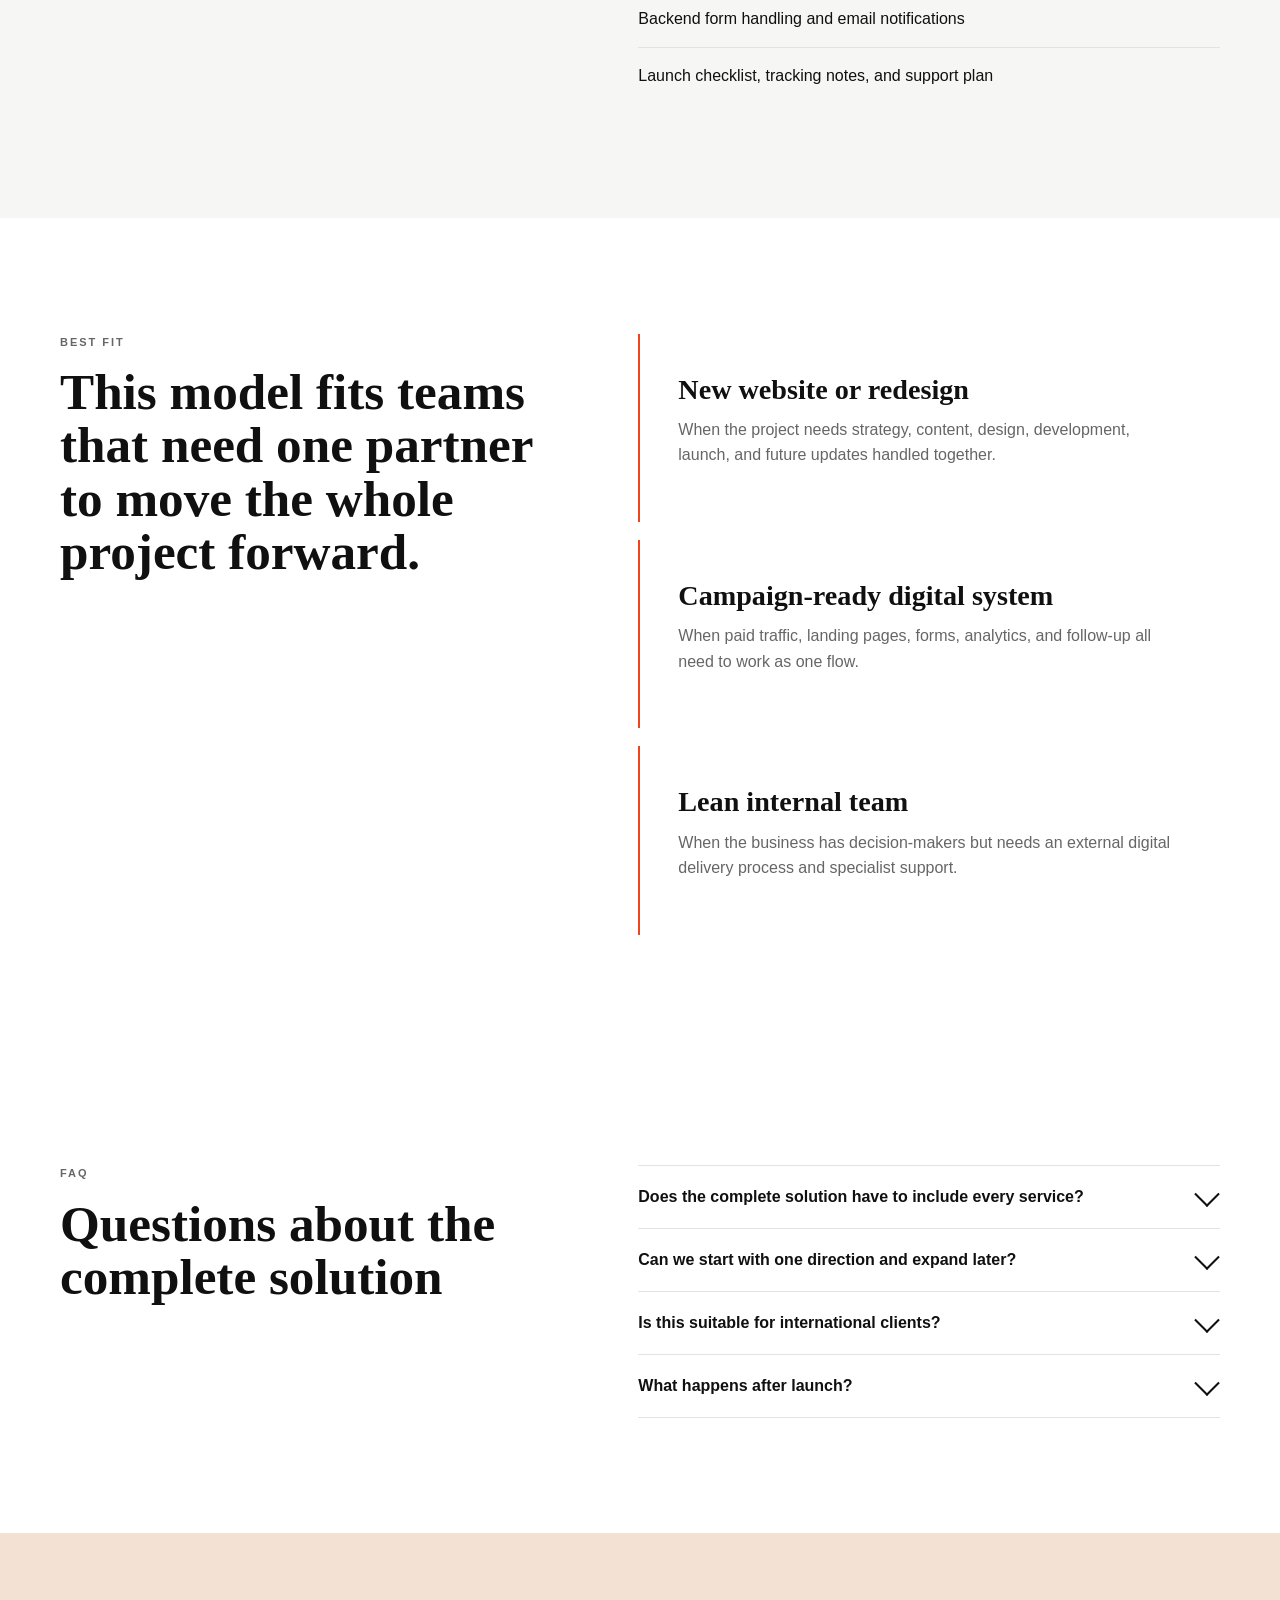
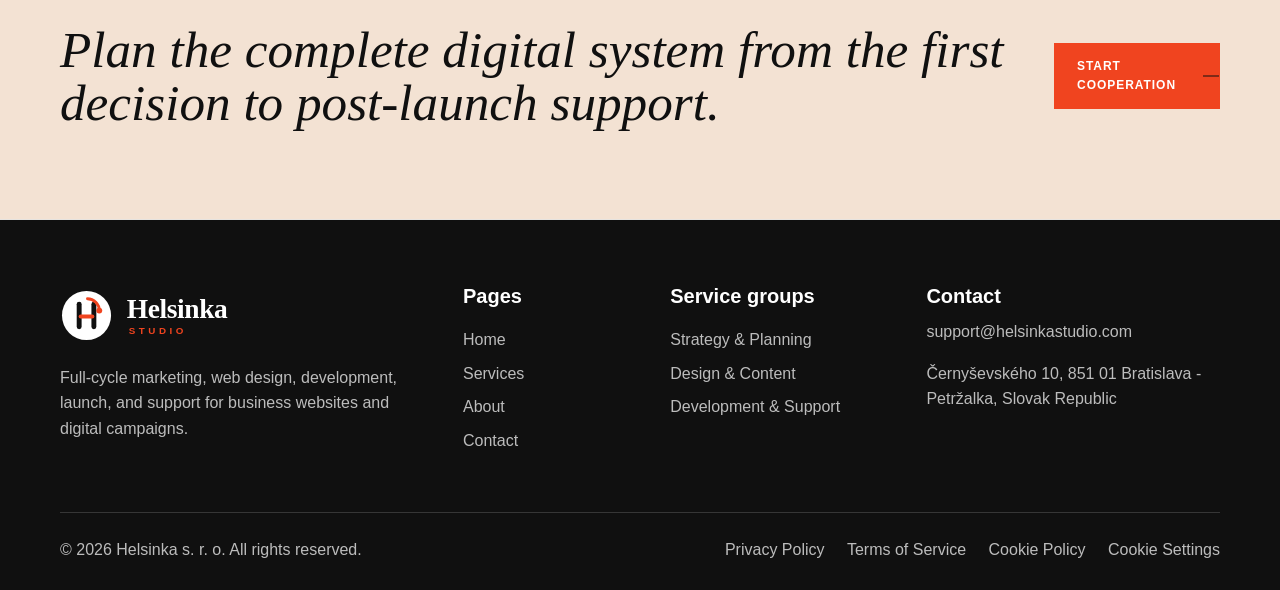
<file: service-detail.html>
<!doctype html>
<html lang="en">
<head>
  <meta charset="utf-8">
  <meta name="viewport" content="width=device-width, initial-scale=1">
  <title>Complete Digital Solution | Helsinka Studio</title>
  <meta name="description" content="A complete Helsinka Studio cooperation model combining strategy and planning, design and content, development and support into one full-cycle digital project.">
  <link rel="icon" href="img/common/favicon.svg" type="image/svg+xml">
  <link rel="stylesheet" href="css/bundle.css">
</head>
<body>
  <a class="skip-link" href="#main">Skip to content</a>
  <header class="site-header" data-header>
    <div class="container header__inner">
      <a class="brand" href="index.html" aria-label="Helsinka Studio home"><img class="brand__logo" src="img/common/logo.svg" alt=""></a>
      <nav class="nav" aria-label="Primary navigation">
        <a class="nav__link" href="index.html">Home</a>
        <div class="nav__item nav__item--dropdown" data-dropdown>
          <button class="nav__link nav__dropdown-toggle is-active" type="button" data-dropdown-toggle aria-expanded="false">Services</button>
          <div class="nav__dropdown" data-dropdown-menu>
            <a href="services.html">All Services</a>
            <a href="strategy-planning.html">Strategy &amp; Planning</a>
            <a href="design-content.html">Design &amp; Content</a>
            <a href="development-support.html">Development &amp; Support</a>
            <a href="service-detail.html">Complete Solution</a>
          </div>
        </div>
        <a class="nav__link" href="about.html">About</a>
        <a class="nav__link" href="contact.html">Contact</a>
      </nav>
      <form class="site-search" role="search" data-site-search novalidate>
        <label class="sr-only" for="site-search-input">Search website</label>
        <div class="site-search__field">
          <input id="site-search-input" type="search" name="q" placeholder="Search" autocomplete="off" data-search-input>
          <button class="site-search__submit" type="submit">Search</button>
        </div>
        <div class="site-search__results" data-search-results aria-live="polite"></div>
      </form>
      <a class="button button--small" href="contact.html">Start a Project</a>
      <button class="menu-toggle" type="button" data-menu-open aria-controls="mobile-menu" aria-expanded="false"><span class="menu-toggle__line"></span><span class="sr-only">Open menu</span></button>
    </div>
  </header>
  <div class="mobile-menu" id="mobile-menu" data-mobile-menu aria-hidden="true"><div class="mobile-menu__bar"><a class="brand" href="index.html" aria-label="Helsinka Studio home"><img class="brand__logo" src="img/common/logo.svg" alt=""></a><button class="menu-close" type="button" data-menu-close>Close</button></div><nav class="mobile-menu__nav" aria-label="Mobile navigation">
      <a href="index.html">Home</a>
      <a href="services.html">Services</a>
      <div class="mobile-menu__subnav" aria-label="Service pages">
        <a href="services.html">All Services</a>
        <a href="strategy-planning.html">Strategy &amp; Planning</a>
        <a href="design-content.html">Design &amp; Content</a>
        <a href="development-support.html">Development &amp; Support</a>
        <a href="service-detail.html">Complete Solution</a>
      </div>
      <a href="about.html">About</a>
      <a href="contact.html">Contact</a>
      <a class="button" href="contact.html">Start a Project</a>
    </nav><p class="mobile-menu__note">Plan your next digital project with strategy, design, development, and launch support in one place.</p></div>
  <main id="main">
    <section class="solution-hero section">
      <div class="container solution-hero__grid">
        <div>
          <p class="eyebrow">Complete solution</p>
          <h1>One full-cycle cooperation model for strategy, design, development, launch, and support.</h1>
          <p class="solution-hero__lead">For companies that do not want disconnected handoffs between planning, design, code, campaigns, forms, analytics, and maintenance.</p>
          <div class="button-row"><a class="button" href="contact.html">Start Complete Cooperation</a><a class="button button--secondary" href="services.html">Compare Services</a></div>
        </div>
        <aside class="solution-summary solution-summary--visual">
          <figure><img src="img/services/3.webp" alt="Digital project team reviewing performance data and delivery priorities"></figure>
          <p class="eyebrow">What this includes</p>
          <ul>
            <li>Strategy & Planning</li>
            <li>Design & Content</li>
            <li>Development & Support</li>
            <li>Launch coordination</li>
            <li>Post-launch improvement</li>
          </ul>
        </aside>
      </div>
    </section>

    <section class="solution-strip" aria-label="Complete project path">
      <div class="container solution-strip__grid">
        <span class="icon-item icon-strategy">Direction</span><span class="icon-item icon-design">Structure</span><span class="icon-item icon-code">Production</span><span class="icon-item icon-launch">Launch</span><span class="icon-item icon-support">Support</span>
      </div>
    </section>

    <section class="section solution-intro">
      <div class="container solution-intro__grid">
        <div><p class="eyebrow">Why complete</p><h2>The strongest projects are planned as one connected system.</h2></div>
        <div class="solution-copy">
          <p><strong>The complete solution</strong> is for companies that need more than a website build. It connects business direction, page structure, content, visual design, frontend and backend implementation, launch checks, analytics, and maintenance.</p>
          <p>Instead of treating each stage as a separate handoff, Helsinka Studio organizes the work as one delivery process with shared priorities and clear next steps.</p>
        </div>
      </div>
    </section>

    <section class="section solution-directions section--muted">
      <div class="container">
        <div class="section-heading"><p class="eyebrow">Three connected directions</p><h2>What the complete cooperation covers</h2></div>
        <div class="solution-direction-grid">
          <article>
            <span>01</span>
            <h3>Strategy & Planning</h3>
            <p>Clarify audience, offer, positioning, campaign priorities, channel logic, measurement needs, and the practical roadmap before production starts.</p>
            <a class="text-link" href="strategy-planning.html">View direction</a>
          </article>
          <article>
            <span>02</span>
            <h3>Design & Content</h3>
            <p>Turn strategy into page architecture, landing pages, messaging, creative direction, conversion paths, and design-ready layouts.</p>
            <a class="text-link" href="design-content.html">View direction</a>
          </article>
          <article>
            <span>03</span>
            <h3>Development & Support</h3>
            <p>Build the website system, connect forms and workflows, prepare launch checks, support campaigns, and keep the site useful after release.</p>
            <a class="text-link" href="development-support.html">View direction</a>
          </article>
        </div>
      </div>
    </section>

    <section class="section solution-process">
      <div class="container solution-process__grid">
        <article><span>01</span><h3>Discovery and scope</h3><p>Define goals, business context, current assets, project risks, stakeholders, timeline, and the required level of support.</p></article>
        <article><span>02</span><h3>Strategy and structure</h3><p>Map audiences, offers, page roles, campaign paths, content needs, measurement requirements, and launch priorities.</p></article>
        <article><span>03</span><h3>Design and content</h3><p>Create layouts, section systems, landing page structures, content hierarchy, creative direction, and conversion points.</p></article>
        <article><span>04</span><h3>Development and integration</h3><p>Build responsive pages, interactions, forms, backend handling, email notifications, analytics basics, and technical checks.</p></article>
        <article><span>05</span><h3>Launch and improvement</h3><p>Deploy, test, monitor early issues, review inquiry flow, document the system, and plan the first post-launch improvements.</p></article>
      </div>
    </section>

    <section class="section solution-deliverables section--muted">
      <div class="container solution-deliverables__grid">
        <div><p class="eyebrow">What you receive</p><h2>A complete project package, not isolated tasks.</h2></div>
        <ul>
          <li>Digital strategy and project priorities</li>
          <li>Website structure and page architecture</li>
          <li>Content direction and messaging framework</li>
          <li>Design-ready page layouts and interface sections</li>
          <li>Responsive frontend implementation</li>
          <li>Backend form handling and email notifications</li>
          <li>Launch checklist, tracking notes, and support plan</li>
        </ul>
      </div>
    </section>

    <section class="section solution-fit">
      <div class="container solution-fit__grid">
        <div>
          <p class="eyebrow">Best fit</p>
          <h2>This model fits teams that need one partner to move the whole project forward.</h2>
        </div>
        <div class="solution-fit__cards">
          <article><h3>New website or redesign</h3><p>When the project needs strategy, content, design, development, launch, and future updates handled together.</p></article>
          <article><h3>Campaign-ready digital system</h3><p>When paid traffic, landing pages, forms, analytics, and follow-up all need to work as one flow.</p></article>
          <article><h3>Lean internal team</h3><p>When the business has decision-makers but needs an external digital delivery process and specialist support.</p></article>
        </div>
      </div>
    </section>

    <section class="section solution-faq">
      <div class="container solution-faq__grid">
        <div><p class="eyebrow">FAQ</p><h2>Questions about the complete solution</h2></div>
        <div>
          <details><summary>Does the complete solution have to include every service?</summary><p>No. It combines all three directions, but the exact scope is defined around the project goal, timeline, budget, and existing assets.</p></details>
          <details><summary>Can we start with one direction and expand later?</summary><p>Yes. Many projects start with strategy or design first, then move into development and support after the scope is clearer.</p></details>
          <details><summary>Is this suitable for international clients?</summary><p>Yes. The process is based on written scope, documented decisions, remote-friendly communication, and clear deliverables.</p></details>
          <details><summary>What happens after launch?</summary><p>Helsinka Studio can continue with maintenance, content updates, campaign pages, analytics checks, and iterative improvements.</p></details>
        </div>
      </div>
    </section>

    <section class="section cta-section solution-cta">
      <div class="container cta-section__inner">
        <h2>Plan the complete digital system from the first decision to post-launch support.</h2>
        <a class="button button--accent button--line" href="contact.html">Start Cooperation</a>
      </div>
    </section>
  </main>
  <footer class="site-footer"><div class="container footer__grid"><div><h2 class="footer__brand"><img class="footer__logo" src="img/common/logo-light.svg" alt="Helsinka Studio"></h2><p>Full-cycle marketing, web design, development, launch, and support for business websites and digital campaigns.</p></div><nav><h3>Pages</h3><a href="index.html">Home</a><a href="services.html">Services</a><a href="about.html">About</a><a href="contact.html">Contact</a></nav><nav><h3>Service groups</h3><a href="strategy-planning.html">Strategy & Planning</a><a href="design-content.html">Design & Content</a><a href="development-support.html">Development & Support</a></nav><div><h3>Contact</h3><p><a href="mailto:support@helsinkastudio.com">support@helsinkastudio.com</a></p><p>&#268;erny&#353;evsk&#233;ho 10, 851 01 Bratislava - Petr&#382;alka, Slovak Republic</p></div></div><div class="container footer__bottom"><p>&copy; <span data-year></span> Helsinka s. r. o. All rights reserved.</p><p><a href="privacy.html">Privacy Policy</a> <a href="terms.html">Terms of Service</a> <a href="cookie-policy.html">Cookie Policy</a> <button class="footer__link-button" type="button" data-cookie-settings>Cookie Settings</button></p></div></footer>
  <script src="js/main.js"></script>
</body>
</html>
</file>
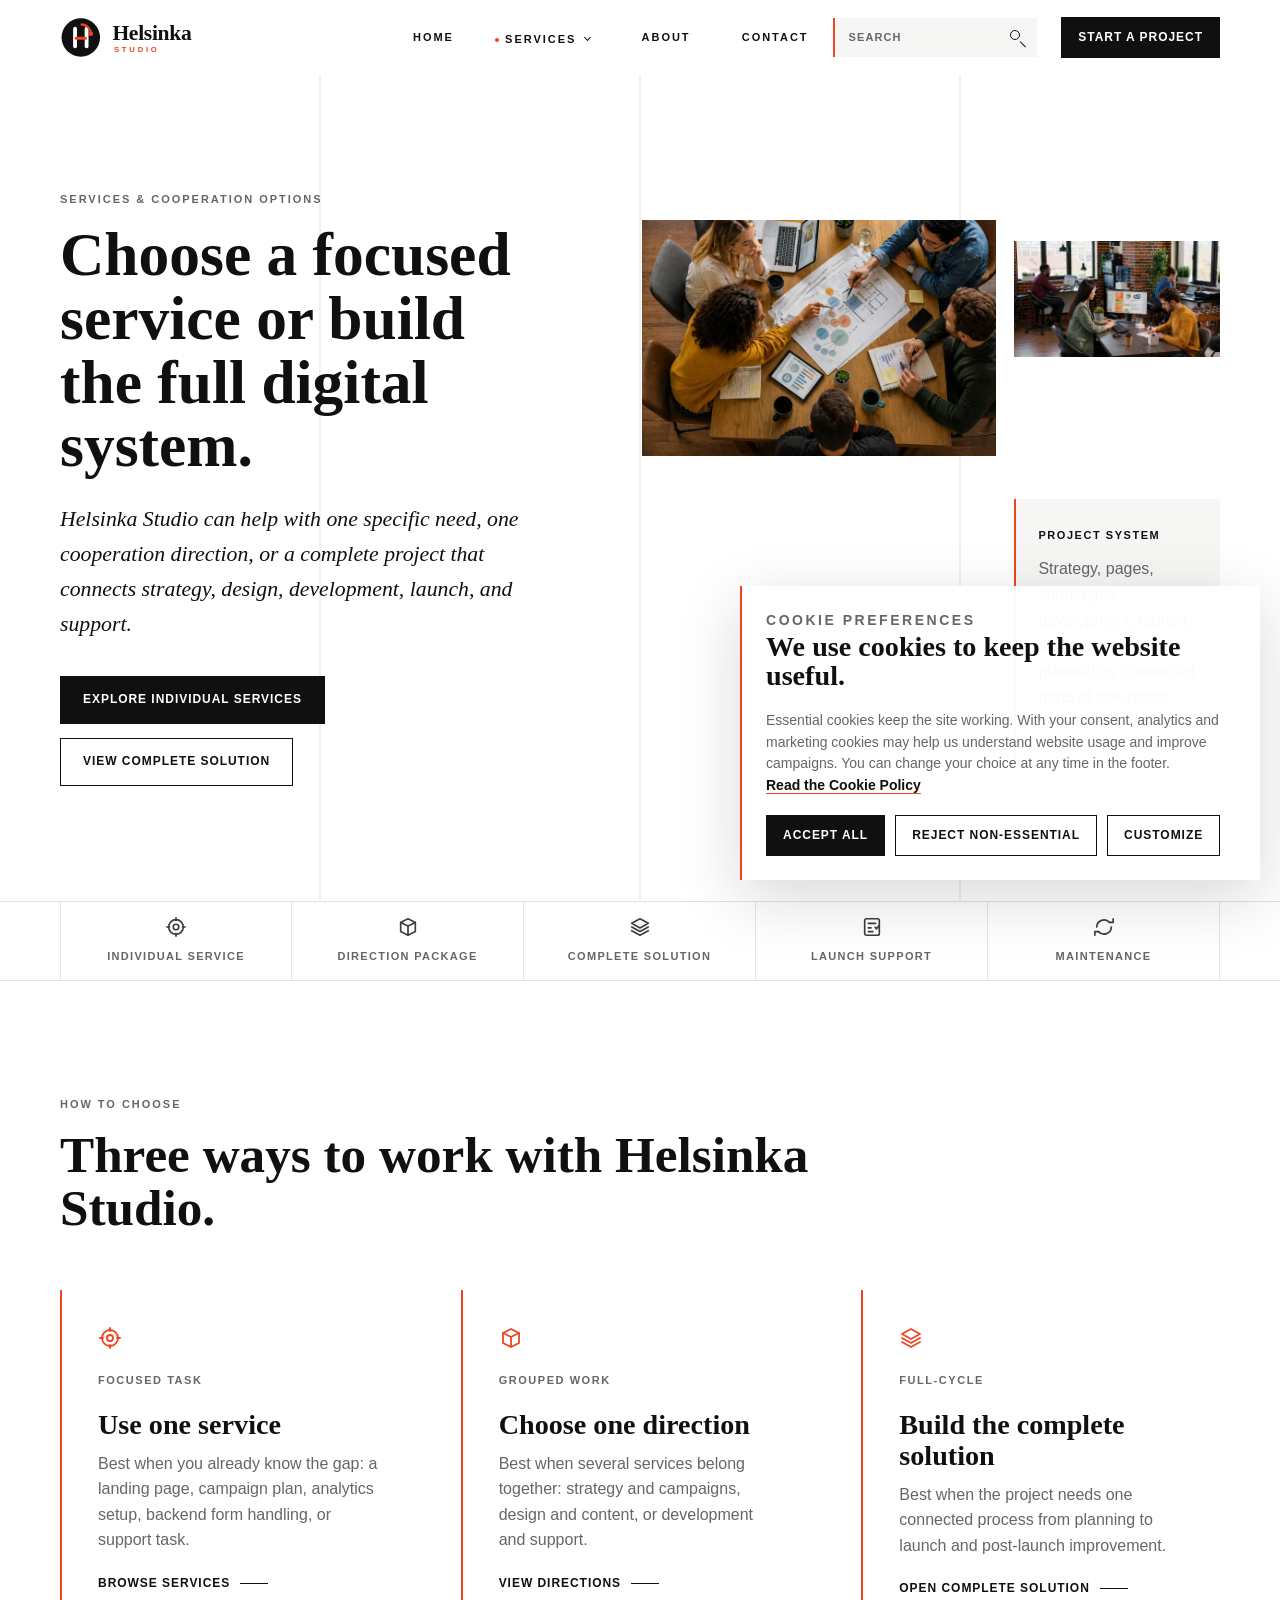
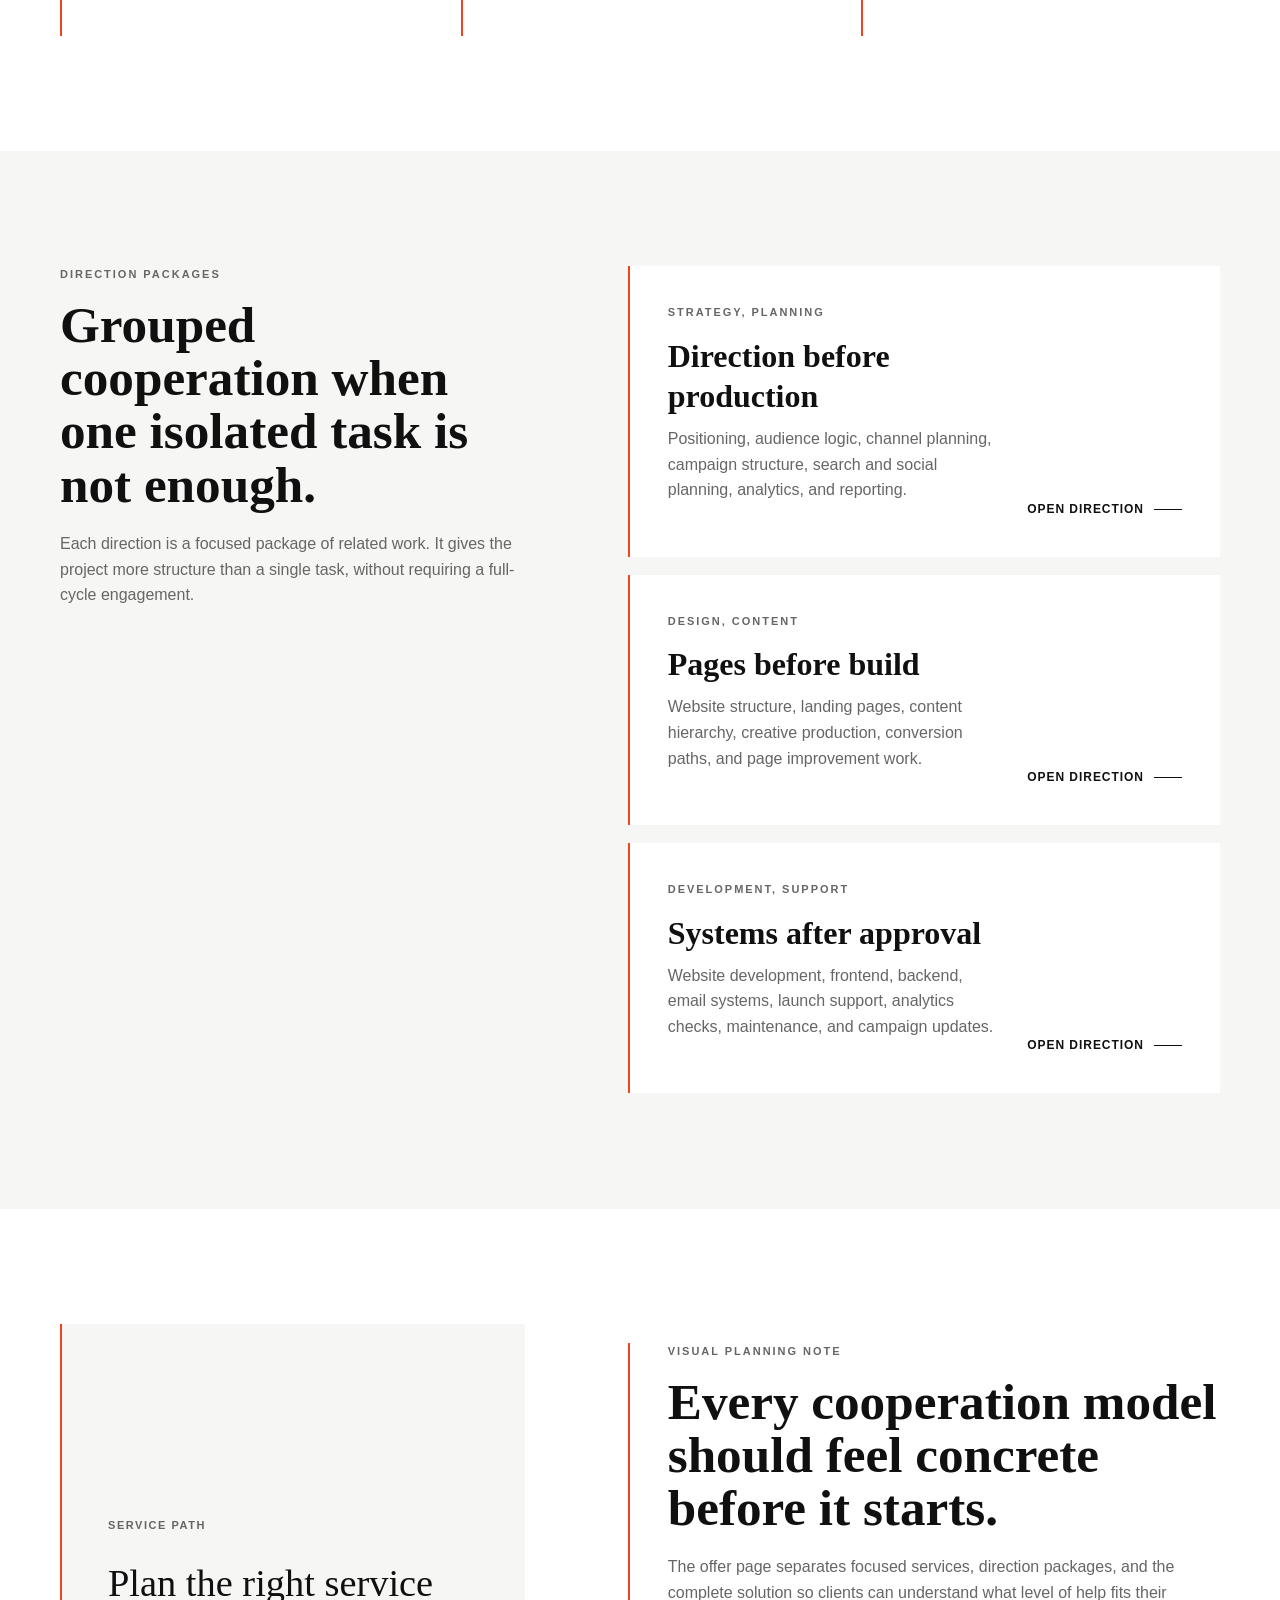
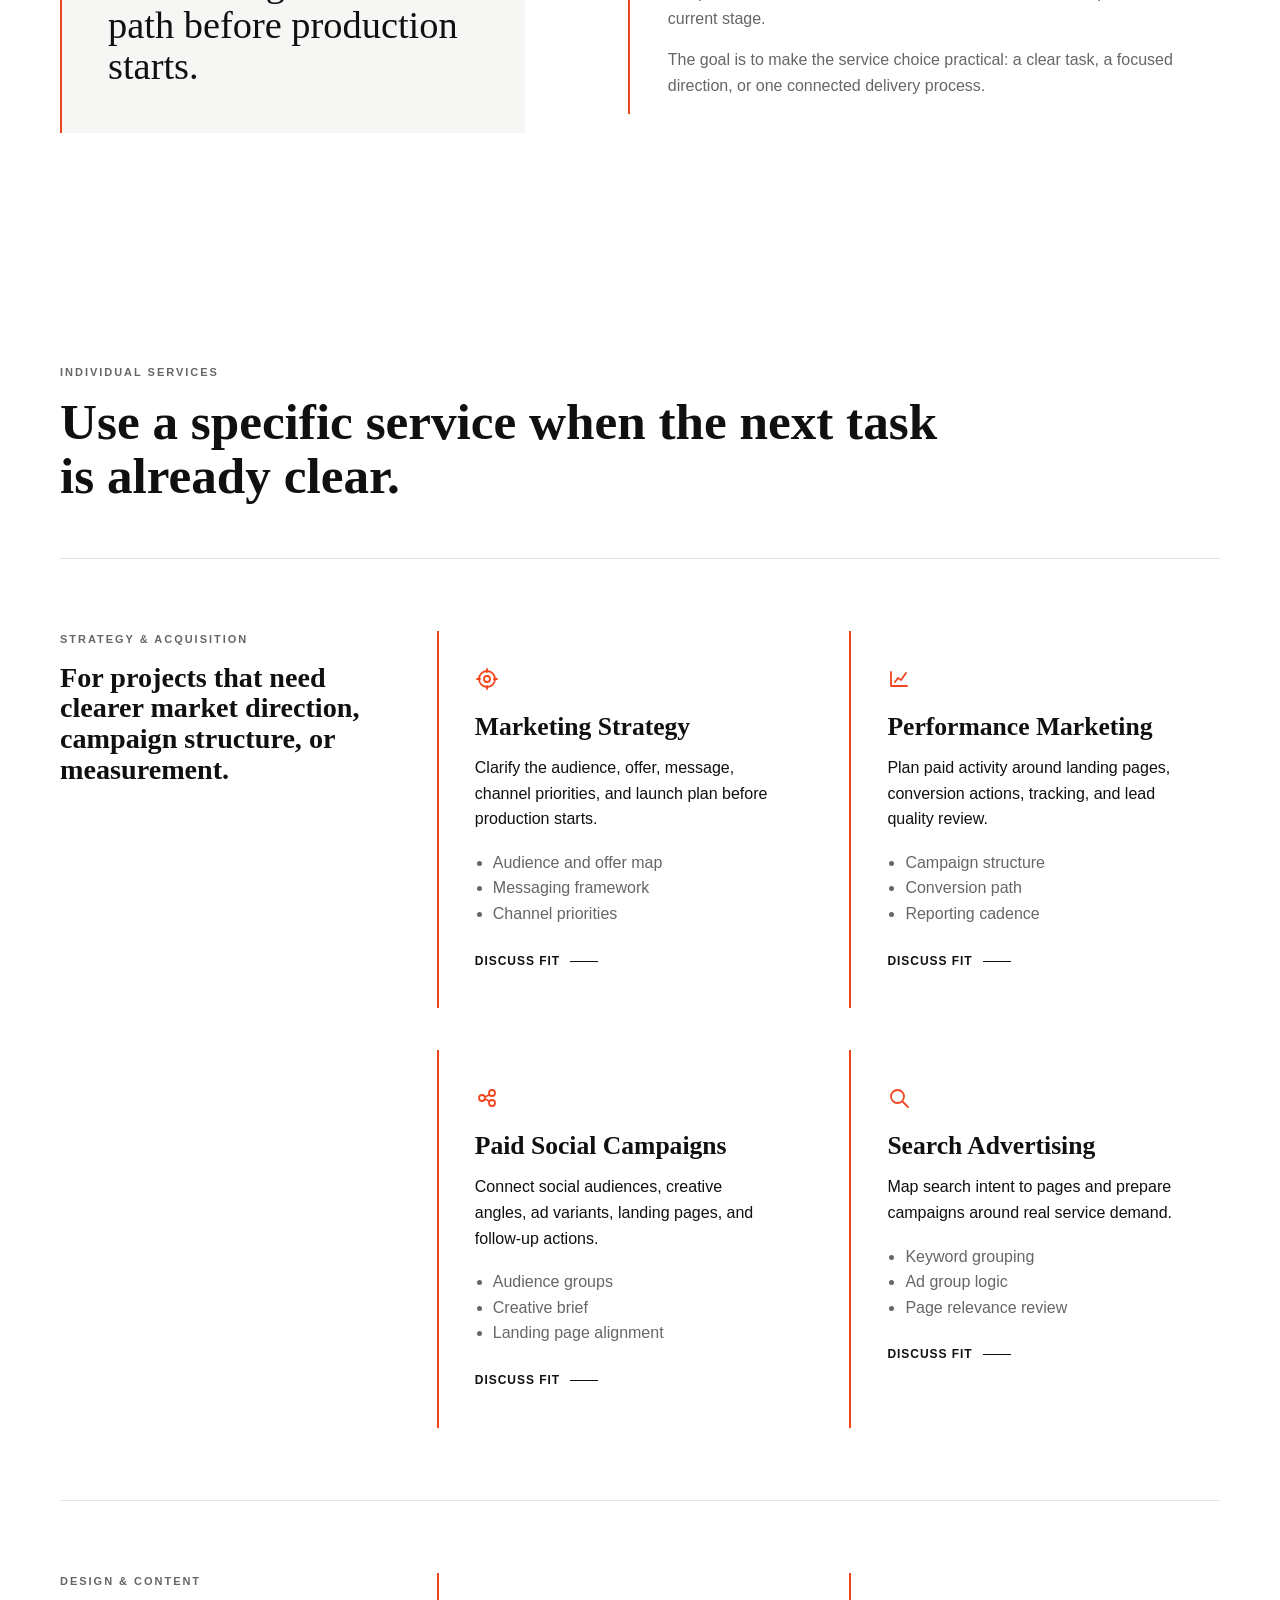
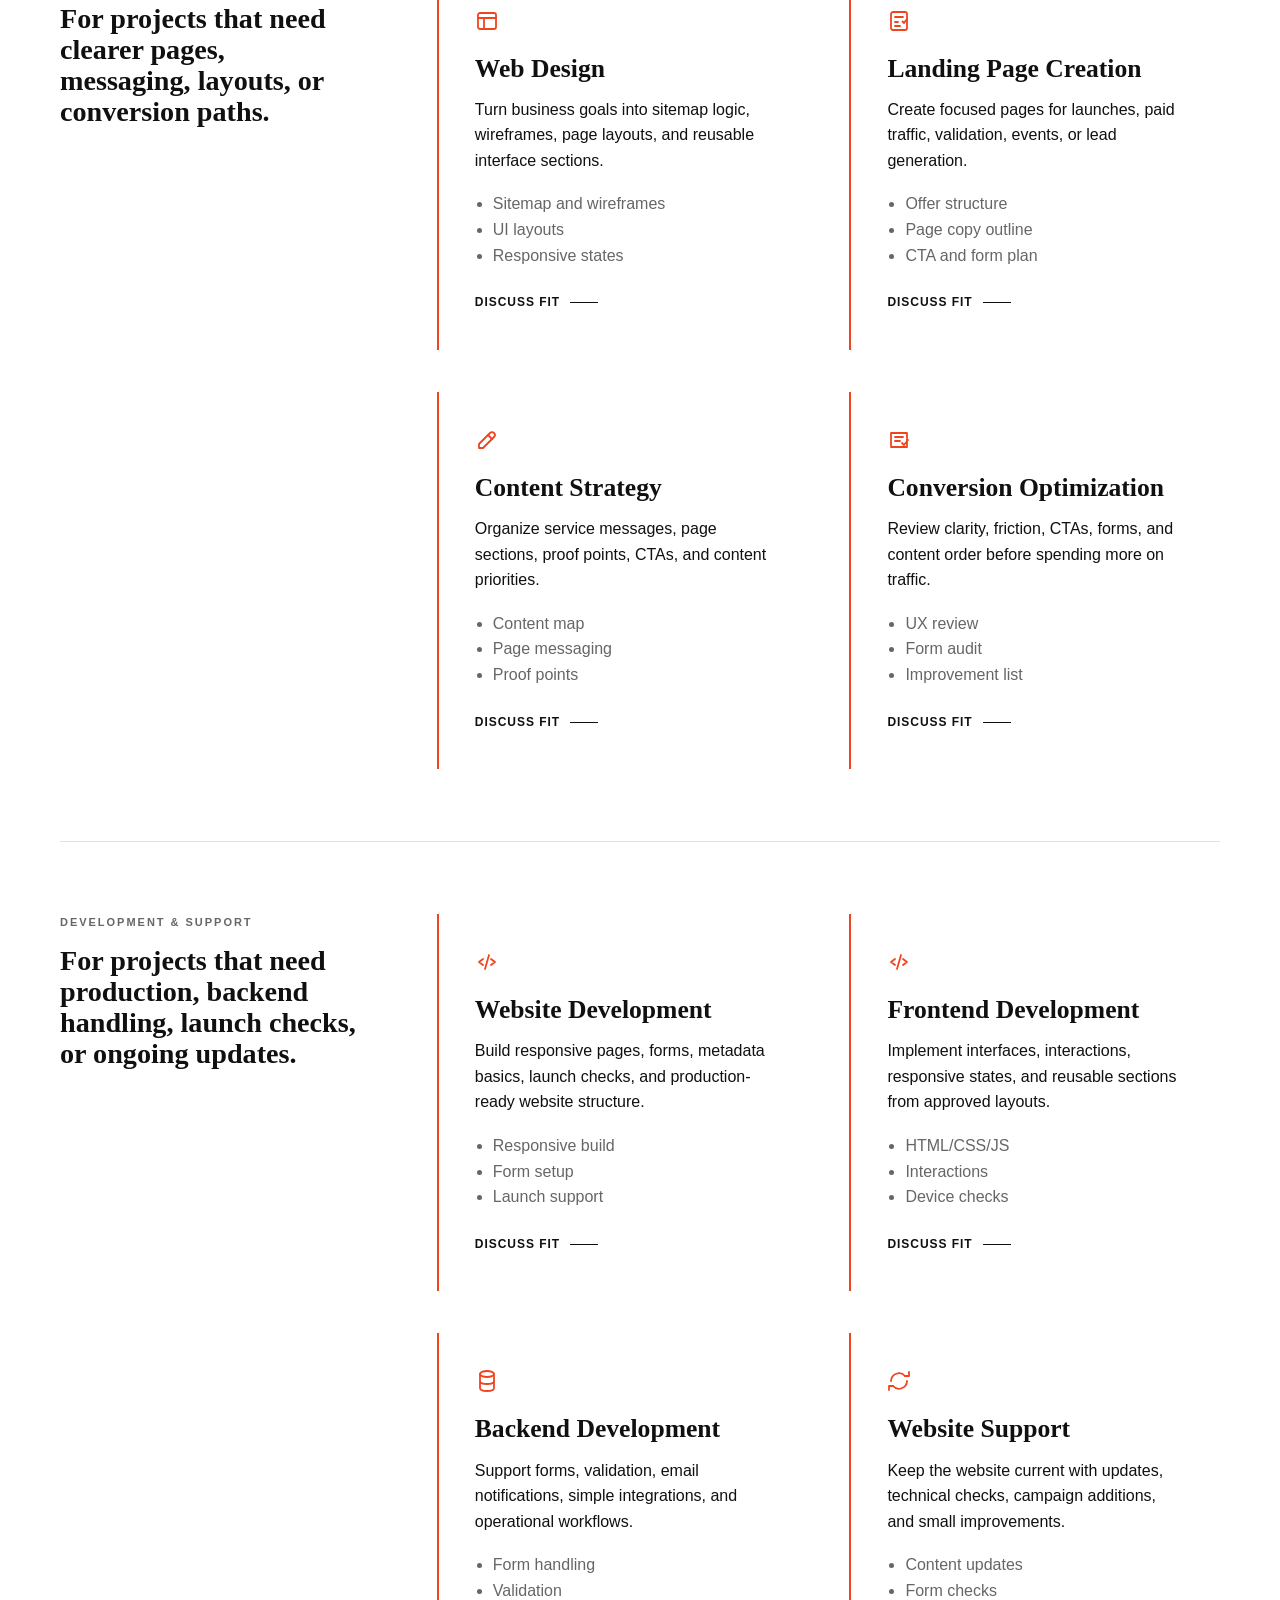
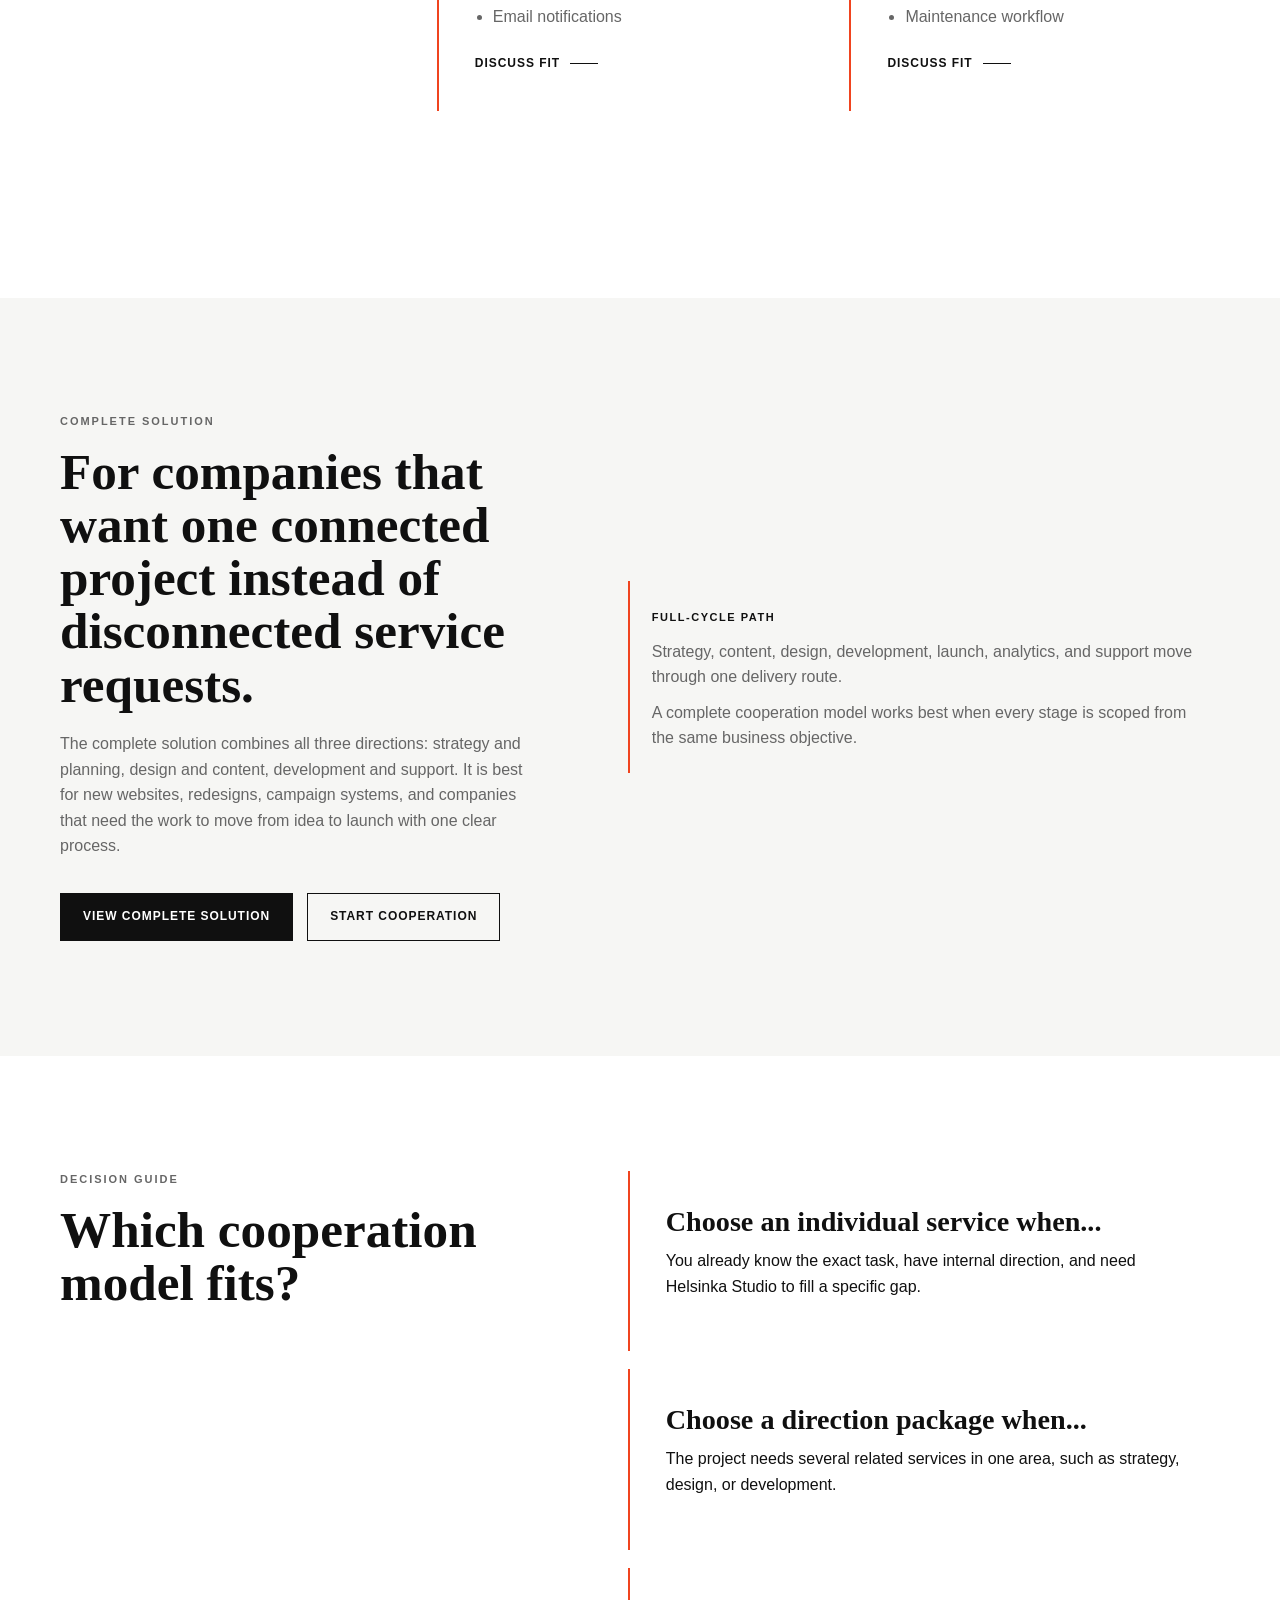
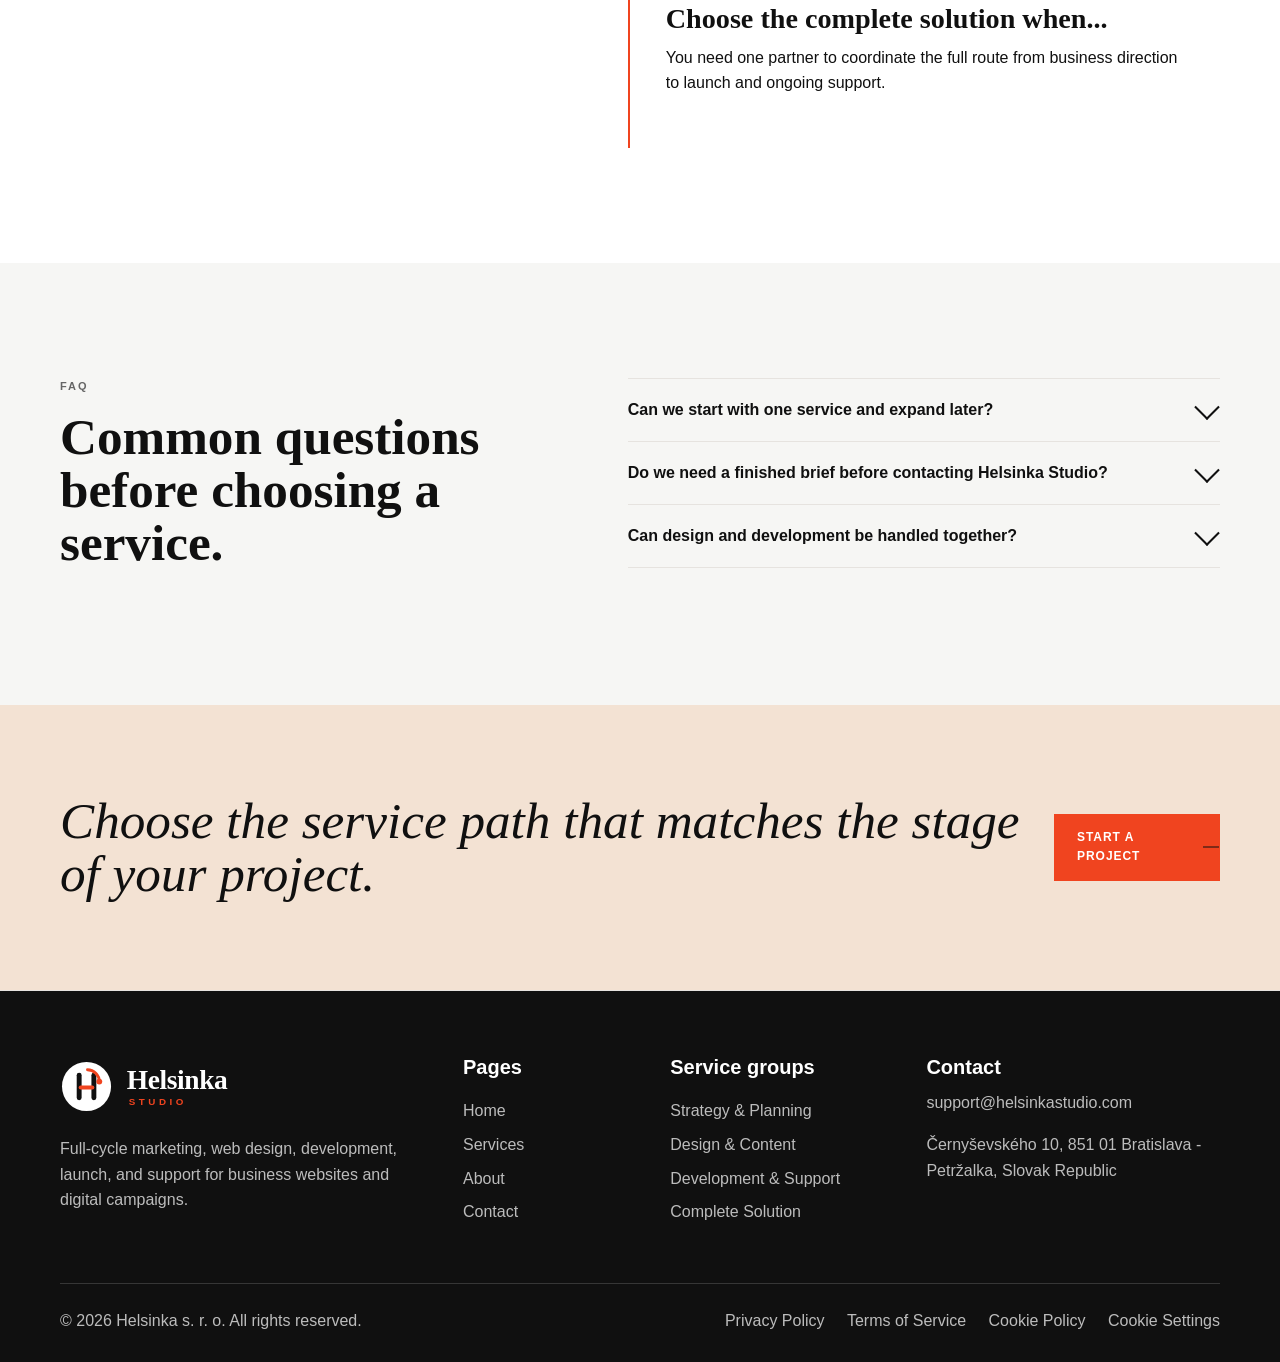
<file: services.html>
<!doctype html>
<html lang="en">
<head>
  <meta charset="utf-8">
  <meta name="viewport" content="width=device-width, initial-scale=1">
  <title>Services & Cooperation Options | Helsinka Studio</title>
  <meta name="description" content="Choose individual digital services or a complete full-cycle cooperation model with Helsinka Studio across strategy, design, development, launch, and support.">
  <link rel="icon" href="img/common/favicon.svg" type="image/svg+xml">
  <link rel="stylesheet" href="css/bundle.css">
</head>
<body>
  <a class="skip-link" href="#main">Skip to content</a>
  <header class="site-header" data-header>
    <div class="container header__inner">
      <a class="brand" href="index.html" aria-label="Helsinka Studio home"><img class="brand__logo" src="img/common/logo.svg" alt=""></a>
      <nav class="nav" aria-label="Primary navigation">
        <a class="nav__link" href="index.html">Home</a>
        <div class="nav__item nav__item--dropdown" data-dropdown>
          <button class="nav__link nav__dropdown-toggle is-active" type="button" data-dropdown-toggle aria-expanded="false">Services</button>
          <div class="nav__dropdown" data-dropdown-menu>
            <a href="services.html">All Services</a>
            <a href="strategy-planning.html">Strategy &amp; Planning</a>
            <a href="design-content.html">Design &amp; Content</a>
            <a href="development-support.html">Development &amp; Support</a>
            <a href="service-detail.html">Complete Solution</a>
          </div>
        </div>
        <a class="nav__link" href="about.html">About</a>
        <a class="nav__link" href="contact.html">Contact</a>
      </nav>
      <form class="site-search" role="search" data-site-search novalidate>
        <label class="sr-only" for="site-search-input">Search website</label>
        <div class="site-search__field">
          <input id="site-search-input" type="search" name="q" placeholder="Search" autocomplete="off" data-search-input>
          <button class="site-search__submit" type="submit">Search</button>
        </div>
        <div class="site-search__results" data-search-results aria-live="polite"></div>
      </form>
      <a class="button button--small" href="contact.html">Start a Project</a>
      <button class="menu-toggle" type="button" data-menu-open aria-controls="mobile-menu" aria-expanded="false"><span class="menu-toggle__line"></span><span class="sr-only">Open menu</span></button>
    </div>
  </header>

  <div class="mobile-menu" id="mobile-menu" data-mobile-menu aria-hidden="true">
    <div class="mobile-menu__bar"><a class="brand" href="index.html" aria-label="Helsinka Studio home"><img class="brand__logo" src="img/common/logo.svg" alt=""></a><button class="menu-close" type="button" data-menu-close>Close</button></div>
    <nav class="mobile-menu__nav" aria-label="Mobile navigation">
      <a href="index.html">Home</a>
      <a href="services.html">Services</a>
      <div class="mobile-menu__subnav" aria-label="Service pages">
        <a href="services.html">All Services</a>
        <a href="strategy-planning.html">Strategy &amp; Planning</a>
        <a href="design-content.html">Design &amp; Content</a>
        <a href="development-support.html">Development &amp; Support</a>
        <a href="service-detail.html">Complete Solution</a>
      </div>
      <a href="about.html">About</a>
      <a href="contact.html">Contact</a>
      <a class="button" href="contact.html">Start a Project</a>
    </nav>
    <p class="mobile-menu__note">Plan your next digital project with strategy, design, development, and launch support in one place.</p>
  </div>

  <main id="main">
    <section class="offer-hero section">
      <div class="container offer-hero__grid">
        <div>
          <p class="eyebrow">Services & cooperation options</p>
          <h1>Choose a focused service or build the full digital system.</h1>
          <p class="offer-hero__lead">Helsinka Studio can help with one specific need, one cooperation direction, or a complete project that connects strategy, design, development, launch, and support.</p>
          <div class="button-row">
            <a class="button" href="#individual-services">Explore Individual Services</a>
            <a class="button button--secondary" href="service-detail.html">View Complete Solution</a>
          </div>
        </div>
        <div class="offer-hero__visual" aria-label="Digital project visual">
          <figure class="offer-hero__image offer-hero__image--large"><img src="img/services/2.webp" alt="Project team mapping a digital strategy around a table"></figure>
          <figure class="offer-hero__image offer-hero__image--small"><img src="img/services/5.webp" alt="Digital team working across planning, analytics, and production tasks"></figure>
          <div class="offer-hero__note"><span>Project system</span><p>Strategy, pages, campaigns, development, launch, and support are planned as connected parts of one digital system.</p></div>
        </div>
      </div>
    </section>

    <section class="offer-strip" aria-label="Ways to cooperate">
      <div class="container offer-strip__grid">
        <span class="icon-item icon-target">Individual service</span>
        <span class="icon-item icon-package">Direction package</span>
        <span class="icon-item icon-complete">Complete solution</span>
        <span class="icon-item icon-launch">Launch support</span>
        <span class="icon-item icon-support">Maintenance</span>
      </div>
    </section>

    <section class="section offer-paths">
      <div class="container">
        <div class="section-heading">
          <p class="eyebrow">How to choose</p>
          <h2>Three ways to work with Helsinka Studio.</h2>
        </div>
        <div class="offer-paths__grid">
          <article class="icon-card icon-target">
            <span>Focused task</span>
            <h3>Use one service</h3>
            <p>Best when you already know the gap: a landing page, campaign plan, analytics setup, backend form handling, or support task.</p>
            <a class="text-link" href="#individual-services">Browse services</a>
          </article>
          <article class="icon-card icon-package">
            <span>Grouped work</span>
            <h3>Choose one direction</h3>
            <p>Best when several services belong together: strategy and campaigns, design and content, or development and support.</p>
            <a class="text-link" href="#directions">View directions</a>
          </article>
          <article class="icon-card icon-complete">
            <span>Full-cycle</span>
            <h3>Build the complete solution</h3>
            <p>Best when the project needs one connected process from planning to launch and post-launch improvement.</p>
            <a class="text-link" href="service-detail.html">Open complete solution</a>
          </article>
        </div>
      </div>
    </section>

    <section class="section offer-directions section--muted" id="directions">
      <div class="container offer-directions__grid">
        <div class="offer-directions__heading">
          <p class="eyebrow">Direction packages</p>
          <h2>Grouped cooperation when one isolated task is not enough.</h2>
          <p>Each direction is a focused package of related work. It gives the project more structure than a single task, without requiring a full-cycle engagement.</p>
        </div>
        <div class="offer-direction-list">
          <article>
            <div>
              <p class="eyebrow">Strategy, planning</p>
              <h3>Direction before production</h3>
              <p>Positioning, audience logic, channel planning, campaign structure, search and social planning, analytics, and reporting.</p>
            </div>
            <a class="text-link" href="strategy-planning.html">Open direction</a>
          </article>
          <article>
            <div>
              <p class="eyebrow">Design, content</p>
              <h3>Pages before build</h3>
              <p>Website structure, landing pages, content hierarchy, creative production, conversion paths, and page improvement work.</p>
            </div>
            <a class="text-link" href="design-content.html">Open direction</a>
          </article>
          <article>
            <div>
              <p class="eyebrow">Development, support</p>
              <h3>Systems after approval</h3>
              <p>Website development, frontend, backend, email systems, launch support, analytics checks, maintenance, and campaign updates.</p>
            </div>
            <a class="text-link" href="development-support.html">Open direction</a>
          </article>
        </div>
      </div>
    </section>

    <section class="section offer-visual-band">
      <div class="container offer-visual-band__grid">
        <div class="offer-visual-band__panel">
          <span>Service path</span>
          <p>Plan the right service path before production starts.</p>
        </div>
        <div>
          <p class="eyebrow">Visual planning note</p>
          <h2>Every cooperation model should feel concrete before it starts.</h2>
          <p>The offer page separates focused services, direction packages, and the complete solution so clients can understand what level of help fits their current stage.</p>
          <p>The goal is to make the service choice practical: a clear task, a focused direction, or one connected delivery process.</p>
        </div>
      </div>
    </section>

    <section class="section individual-services" id="individual-services">
      <div class="container">
        <div class="section-heading">
          <p class="eyebrow">Individual services</p>
          <h2>Use a specific service when the next task is already clear.</h2>
        </div>

        <div class="service-offer-group">
          <div class="service-offer-group__heading">
            <p class="eyebrow">Strategy & acquisition</p>
            <h3>For projects that need clearer market direction, campaign structure, or measurement.</h3>
          </div>
          <div class="service-offer-grid">
            <article class="icon-card icon-strategy"><h4>Marketing Strategy</h4><p>Clarify the audience, offer, message, channel priorities, and launch plan before production starts.</p><ul><li>Audience and offer map</li><li>Messaging framework</li><li>Channel priorities</li></ul><a class="text-link" href="contact.html">Discuss fit</a></article>
            <article class="icon-card icon-ads"><h4>Performance Marketing</h4><p>Plan paid activity around landing pages, conversion actions, tracking, and lead quality review.</p><ul><li>Campaign structure</li><li>Conversion path</li><li>Reporting cadence</li></ul><a class="text-link" href="contact.html">Discuss fit</a></article>
            <article class="icon-card icon-social"><h4>Paid Social Campaigns</h4><p>Connect social audiences, creative angles, ad variants, landing pages, and follow-up actions.</p><ul><li>Audience groups</li><li>Creative brief</li><li>Landing page alignment</li></ul><a class="text-link" href="contact.html">Discuss fit</a></article>
            <article class="icon-card icon-search"><h4>Search Advertising</h4><p>Map search intent to pages and prepare campaigns around real service demand.</p><ul><li>Keyword grouping</li><li>Ad group logic</li><li>Page relevance review</li></ul><a class="text-link" href="contact.html">Discuss fit</a></article>
          </div>
        </div>

        <div class="service-offer-group">
          <div class="service-offer-group__heading">
            <p class="eyebrow">Design & content</p>
            <h3>For projects that need clearer pages, messaging, layouts, or conversion paths.</h3>
          </div>
          <div class="service-offer-grid">
            <article class="icon-card icon-design"><h4>Web Design</h4><p>Turn business goals into sitemap logic, wireframes, page layouts, and reusable interface sections.</p><ul><li>Sitemap and wireframes</li><li>UI layouts</li><li>Responsive states</li></ul><a class="text-link" href="contact.html">Discuss fit</a></article>
            <article class="icon-card icon-launch"><h4>Landing Page Creation</h4><p>Create focused pages for launches, paid traffic, validation, events, or lead generation.</p><ul><li>Offer structure</li><li>Page copy outline</li><li>CTA and form plan</li></ul><a class="text-link" href="contact.html">Discuss fit</a></article>
            <article class="icon-card icon-content"><h4>Content Strategy</h4><p>Organize service messages, page sections, proof points, CTAs, and content priorities.</p><ul><li>Content map</li><li>Page messaging</li><li>Proof points</li></ul><a class="text-link" href="contact.html">Discuss fit</a></article>
            <article class="icon-card icon-cro"><h4>Conversion Optimization</h4><p>Review clarity, friction, CTAs, forms, and content order before spending more on traffic.</p><ul><li>UX review</li><li>Form audit</li><li>Improvement list</li></ul><a class="text-link" href="contact.html">Discuss fit</a></article>
          </div>
        </div>

        <div class="service-offer-group">
          <div class="service-offer-group__heading">
            <p class="eyebrow">Development & support</p>
            <h3>For projects that need production, backend handling, launch checks, or ongoing updates.</h3>
          </div>
          <div class="service-offer-grid">
            <article class="icon-card icon-code"><h4>Website Development</h4><p>Build responsive pages, forms, metadata basics, launch checks, and production-ready website structure.</p><ul><li>Responsive build</li><li>Form setup</li><li>Launch support</li></ul><a class="text-link" href="contact.html">Discuss fit</a></article>
            <article class="icon-card icon-code"><h4>Frontend Development</h4><p>Implement interfaces, interactions, responsive states, and reusable sections from approved layouts.</p><ul><li>HTML/CSS/JS</li><li>Interactions</li><li>Device checks</li></ul><a class="text-link" href="contact.html">Discuss fit</a></article>
            <article class="icon-card icon-backend"><h4>Backend Development</h4><p>Support forms, validation, email notifications, simple integrations, and operational workflows.</p><ul><li>Form handling</li><li>Validation</li><li>Email notifications</li></ul><a class="text-link" href="contact.html">Discuss fit</a></article>
            <article class="icon-card icon-support"><h4>Website Support</h4><p>Keep the website current with updates, technical checks, campaign additions, and small improvements.</p><ul><li>Content updates</li><li>Form checks</li><li>Maintenance workflow</li></ul><a class="text-link" href="contact.html">Discuss fit</a></article>
          </div>
        </div>
      </div>
    </section>

    <section class="section complete-offer section--muted">
      <div class="container complete-offer__grid">
        <div>
          <p class="eyebrow">Complete solution</p>
          <h2>For companies that want one connected project instead of disconnected service requests.</h2>
          <p>The complete solution combines all three directions: strategy and planning, design and content, development and support. It is best for new websites, redesigns, campaign systems, and companies that need the work to move from idea to launch with one clear process.</p>
          <div class="button-row"><a class="button" href="service-detail.html">View Complete Solution</a><a class="button button--secondary" href="contact.html">Start Cooperation</a></div>
        </div>
        <div class="complete-offer__visual">
          <div class="complete-offer__note"><span>Full-cycle path</span><p>Strategy, content, design, development, launch, analytics, and support move through one delivery route.</p><p>A complete cooperation model works best when every stage is scoped from the same business objective.</p></div>
        </div>
      </div>
    </section>

    <section class="section comparison-offer">
      <div class="container comparison-offer__grid">
        <div>
          <p class="eyebrow">Decision guide</p>
          <h2>Which cooperation model fits?</h2>
        </div>
        <div class="comparison-list">
          <article><h3>Choose an individual service when...</h3><p>You already know the exact task, have internal direction, and need Helsinka Studio to fill a specific gap.</p></article>
          <article><h3>Choose a direction package when...</h3><p>The project needs several related services in one area, such as strategy, design, or development.</p></article>
          <article><h3>Choose the complete solution when...</h3><p>You need one partner to coordinate the full route from business direction to launch and ongoing support.</p></article>
        </div>
      </div>
    </section>

    <section class="section services-faq section--muted">
      <div class="container services-faq__grid">
        <div><p class="eyebrow">FAQ</p><h2>Common questions before choosing a service.</h2></div>
        <div>
          <details><summary>Can we start with one service and expand later?</summary><p>Yes. A focused task can become a direction package or complete project once the next stage is clear.</p></details>
          <details><summary>Do we need a finished brief before contacting Helsinka Studio?</summary><p>No. If the brief is unclear, the strategy and planning direction can help define scope, priorities, and next steps.</p></details>
          <details><summary>Can design and development be handled together?</summary><p>Yes. That is usually the most efficient option when the website needs to move from concept to launch without handoff gaps.</p></details>
        </div>
      </div>
    </section>

    <section class="section cta-section services-final-cta">
      <div class="container cta-section__inner">
        <h2>Choose the service path that matches the stage of your project.</h2>
        <a class="button button--accent button--line" href="contact.html">Start a Project</a>
      </div>
    </section>
  </main>

  <footer class="site-footer">
    <div class="container footer__grid">
      <div><h2 class="footer__brand"><img class="footer__logo" src="img/common/logo-light.svg" alt="Helsinka Studio"></h2><p>Full-cycle marketing, web design, development, launch, and support for business websites and digital campaigns.</p></div>
      <nav aria-label="Footer pages"><h3>Pages</h3><a href="index.html">Home</a><a href="services.html">Services</a><a href="about.html">About</a><a href="contact.html">Contact</a></nav>
      <nav aria-label="Footer services"><h3>Service groups</h3><a href="strategy-planning.html">Strategy & Planning</a><a href="design-content.html">Design & Content</a><a href="development-support.html">Development & Support</a><a href="service-detail.html">Complete Solution</a></nav>
      <div><h3>Contact</h3><p><a href="mailto:support@helsinkastudio.com">support@helsinkastudio.com</a></p><p>&#268;erny&#353;evsk&#233;ho 10, 851 01 Bratislava - Petr&#382;alka, Slovak Republic</p></div>
    </div>
    <div class="container footer__bottom"><p>&copy; <span data-year></span> Helsinka s. r. o. All rights reserved.</p><p><a href="privacy.html">Privacy Policy</a> <a href="terms.html">Terms of Service</a> <a href="cookie-policy.html">Cookie Policy</a> <button class="footer__link-button" type="button" data-cookie-settings>Cookie Settings</button></p></div>
  </footer>
  <script src="js/main.js"></script>
</body>
</html>
</file>
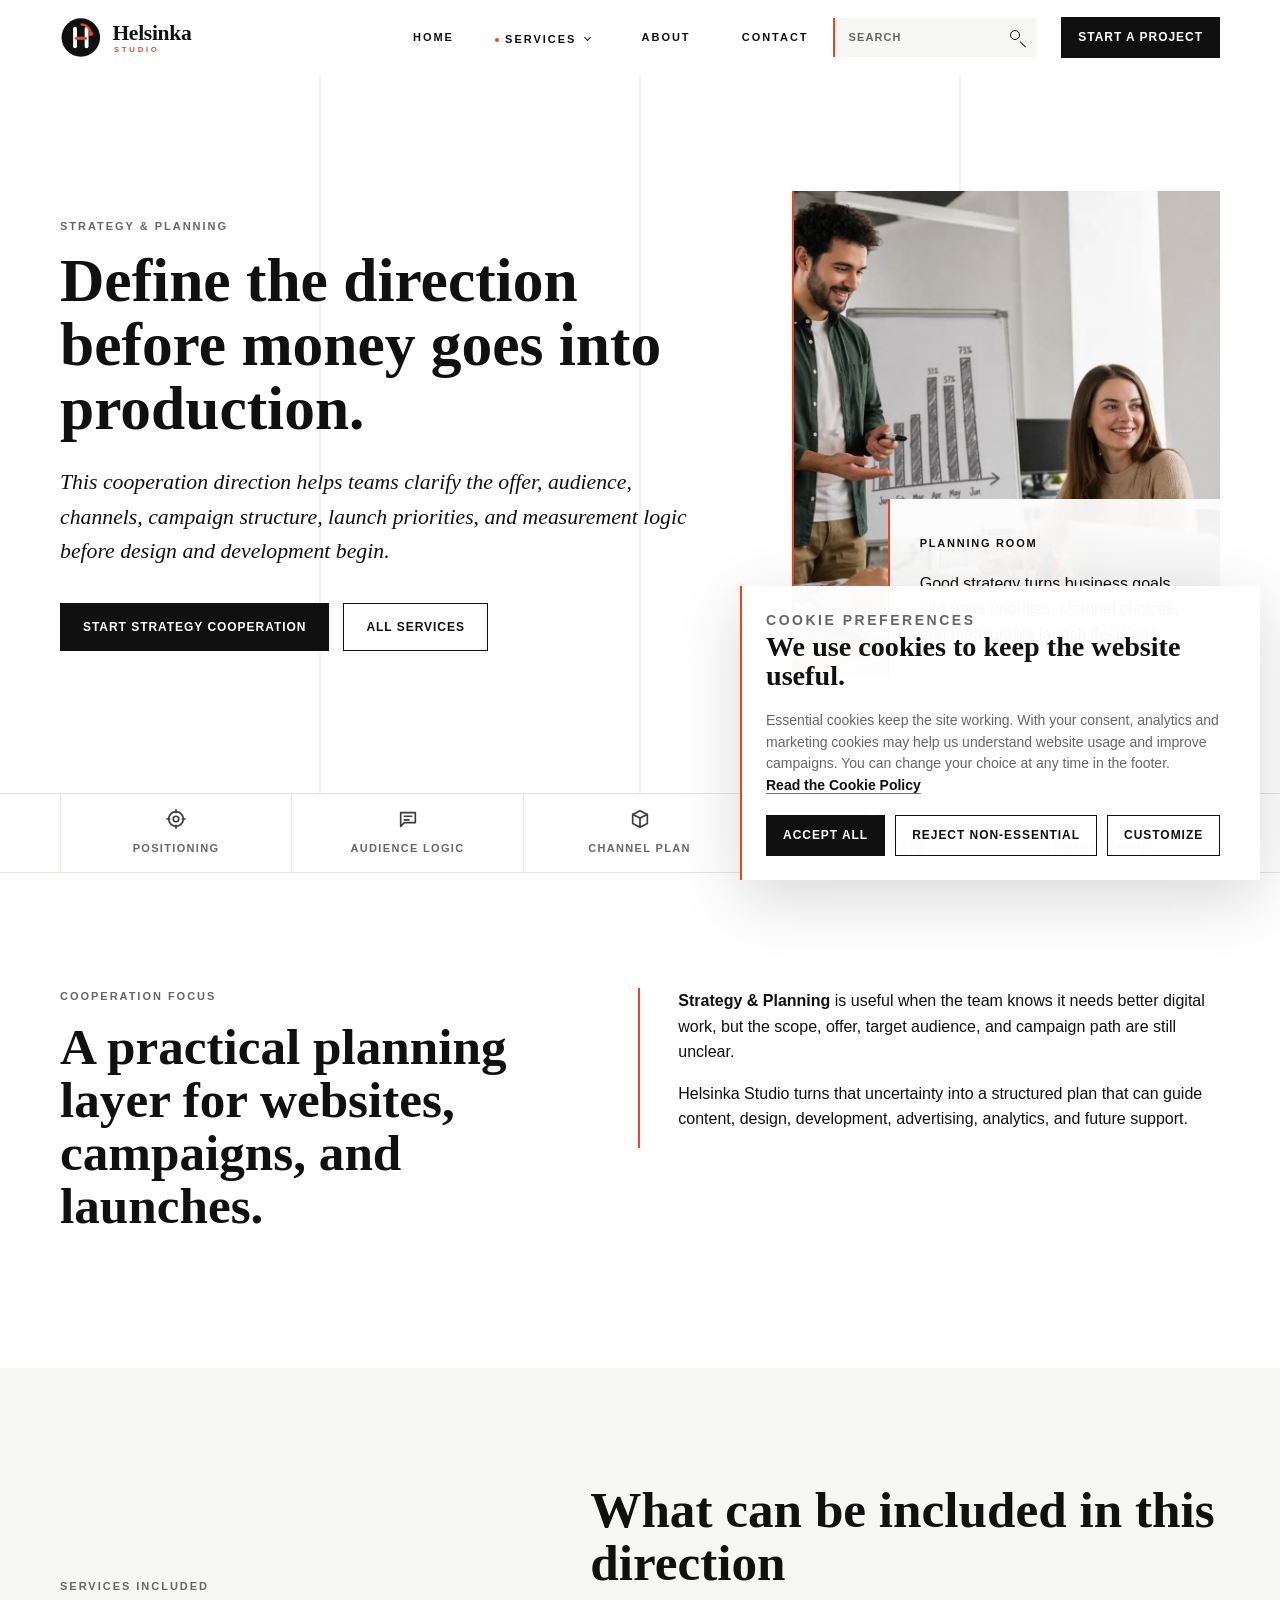
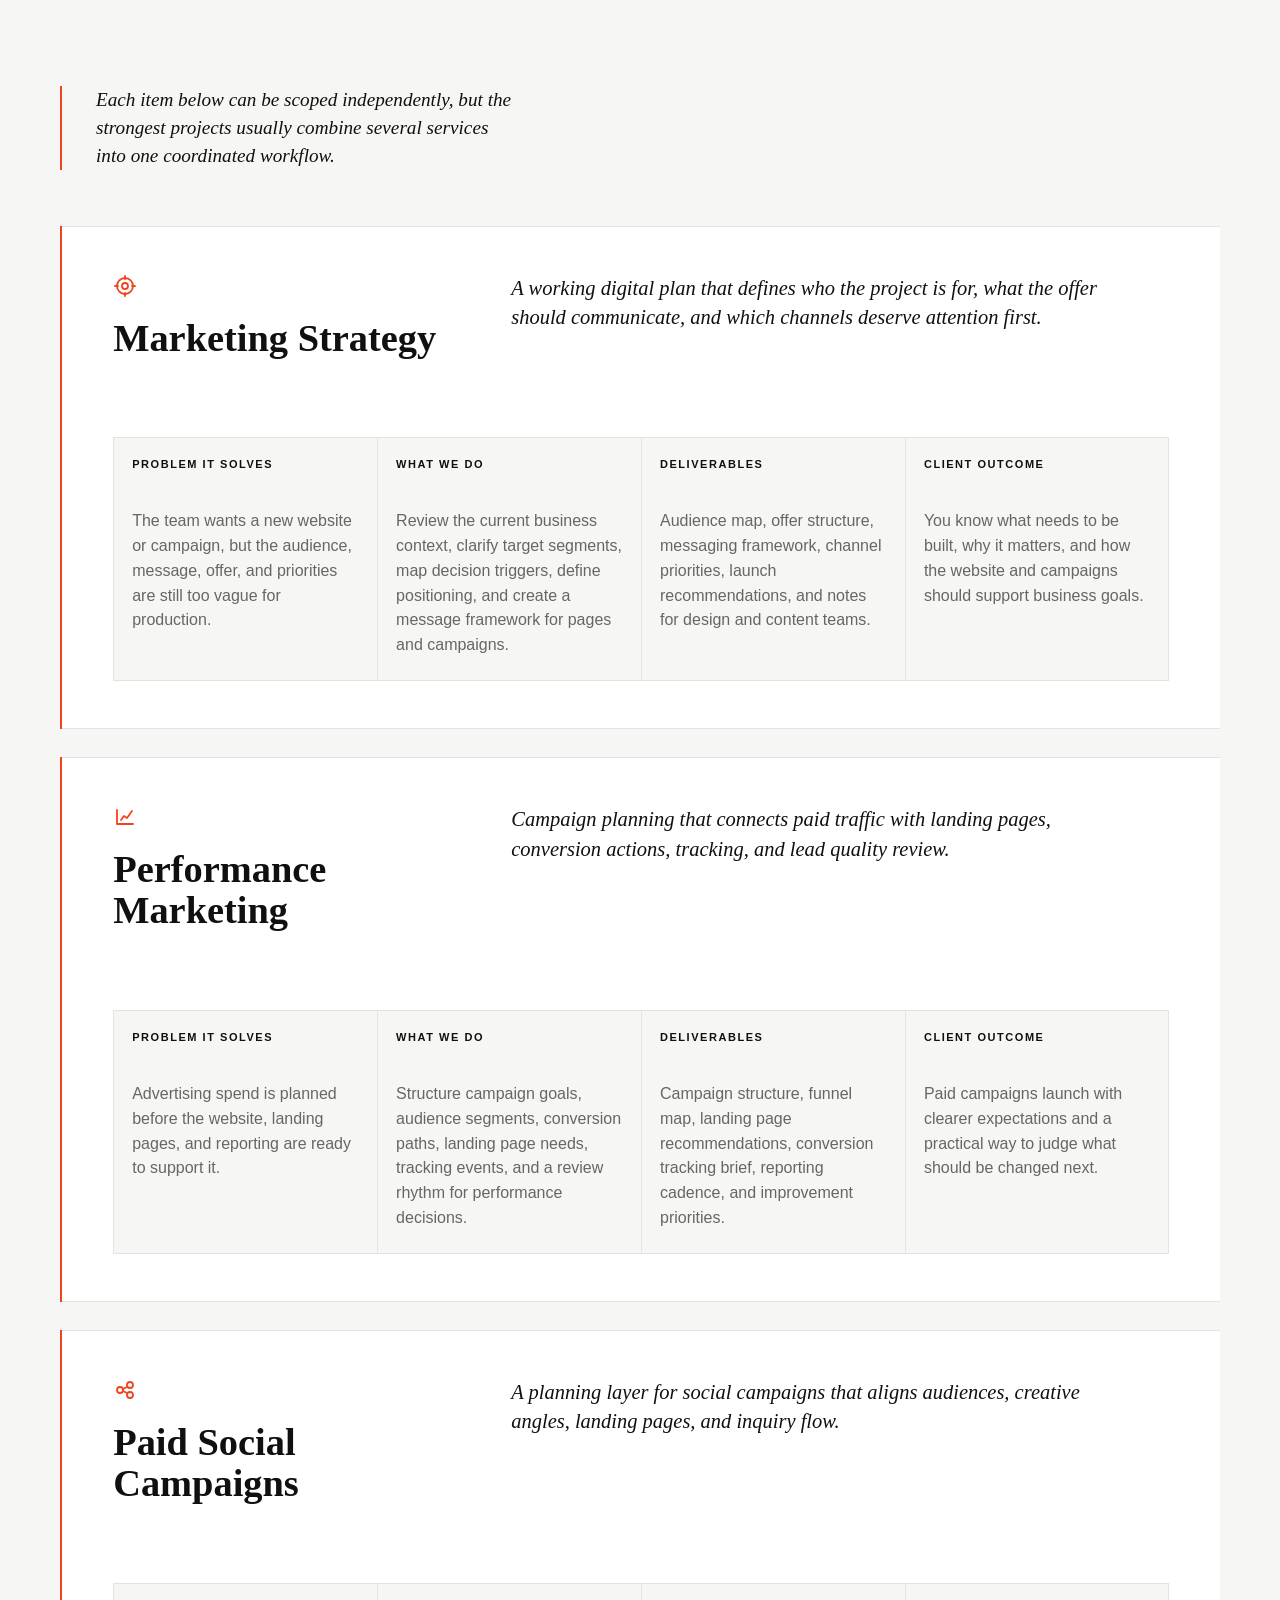
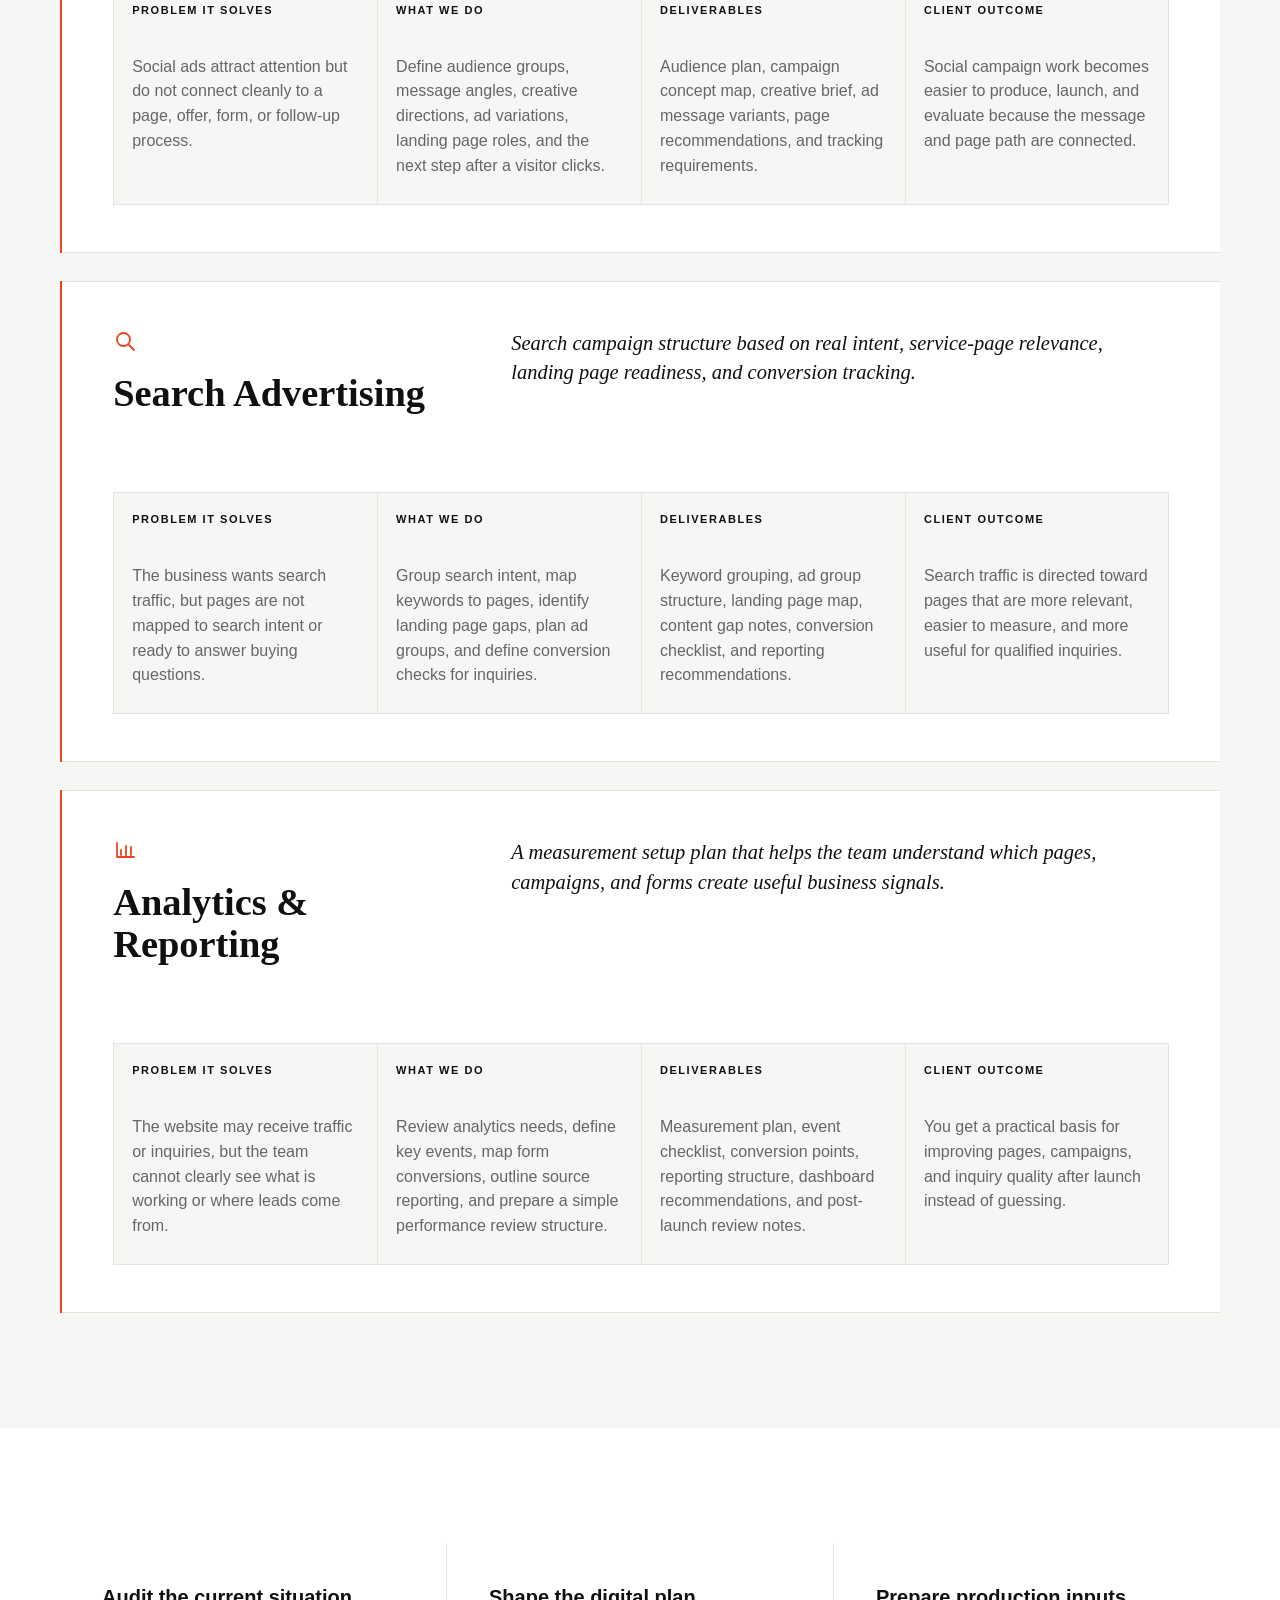
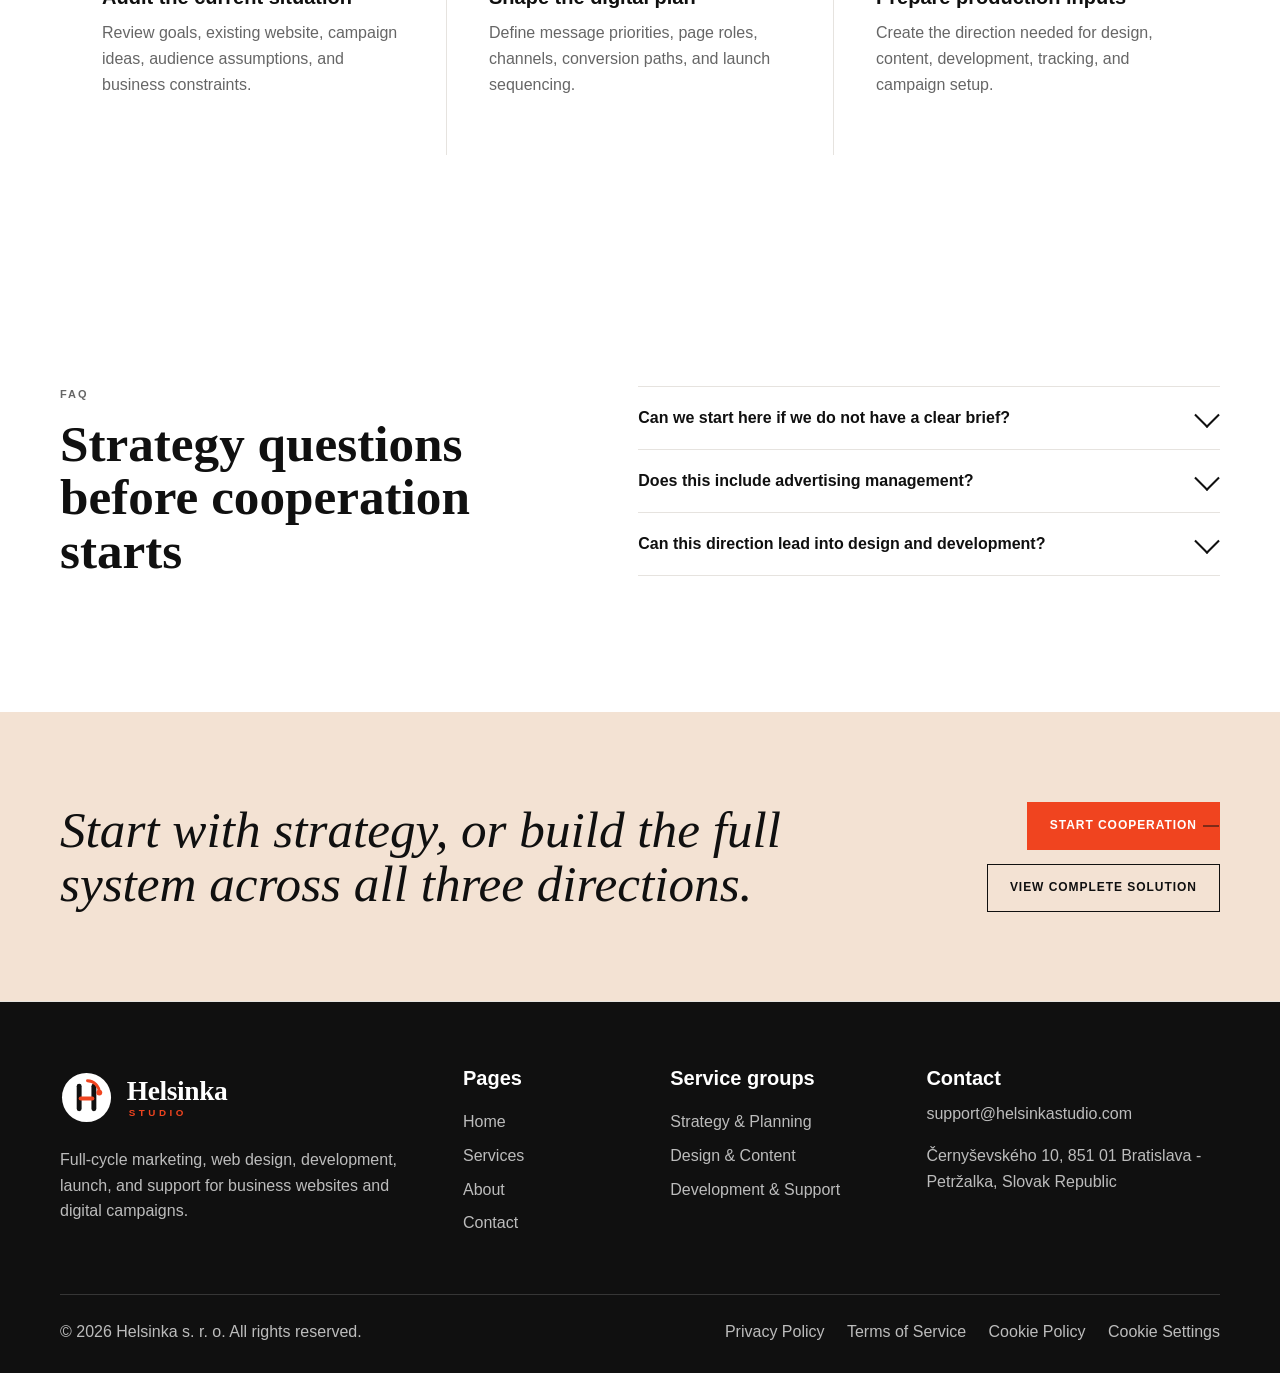
<file: strategy-planning.html>
<!doctype html>
<html lang="en">
<head>
  <meta charset="utf-8">
  <meta name="viewport" content="width=device-width, initial-scale=1">
  <title>Strategy & Planning | Helsinka Studio</title>
  <meta name="description" content="A strategy and planning cooperation direction for companies that need clearer positioning, campaign structure, launch priorities, analytics, and digital planning.">
  <link rel="icon" href="img/common/favicon.svg" type="image/svg+xml">
  <link rel="stylesheet" href="css/bundle.css">
</head>
<body>
  <a class="skip-link" href="#main">Skip to content</a>
  <header class="site-header" data-header>
    <div class="container header__inner">
      <a class="brand" href="index.html" aria-label="Helsinka Studio home"><img class="brand__logo" src="img/common/logo.svg" alt=""></a>
      <nav class="nav" aria-label="Primary navigation">
        <a class="nav__link" href="index.html">Home</a>
        <div class="nav__item nav__item--dropdown" data-dropdown>
          <button class="nav__link nav__dropdown-toggle is-active" type="button" data-dropdown-toggle aria-expanded="false">Services</button>
          <div class="nav__dropdown" data-dropdown-menu>
            <a href="services.html">All Services</a>
            <a href="strategy-planning.html">Strategy &amp; Planning</a>
            <a href="design-content.html">Design &amp; Content</a>
            <a href="development-support.html">Development &amp; Support</a>
            <a href="service-detail.html">Complete Solution</a>
          </div>
        </div>
        <a class="nav__link" href="about.html">About</a>
        <a class="nav__link" href="contact.html">Contact</a>
      </nav>
      <form class="site-search" role="search" data-site-search novalidate>
        <label class="sr-only" for="site-search-input">Search website</label>
        <div class="site-search__field">
          <input id="site-search-input" type="search" name="q" placeholder="Search" autocomplete="off" data-search-input>
          <button class="site-search__submit" type="submit">Search</button>
        </div>
        <div class="site-search__results" data-search-results aria-live="polite"></div>
      </form>
      <a class="button button--small" href="contact.html">Start a Project</a>
      <button class="menu-toggle" type="button" data-menu-open aria-controls="mobile-menu" aria-expanded="false"><span class="menu-toggle__line"></span><span class="sr-only">Open menu</span></button>
    </div>
  </header>
  <div class="mobile-menu" id="mobile-menu" data-mobile-menu aria-hidden="true">
    <div class="mobile-menu__bar"><a class="brand" href="index.html" aria-label="Helsinka Studio home"><img class="brand__logo" src="img/common/logo.svg" alt=""></a><button class="menu-close" type="button" data-menu-close>Close</button></div>
    <nav class="mobile-menu__nav" aria-label="Mobile navigation">
      <a href="index.html">Home</a>
      <a href="services.html">Services</a>
      <div class="mobile-menu__subnav" aria-label="Service pages">
        <a href="services.html">All Services</a>
        <a href="strategy-planning.html">Strategy &amp; Planning</a>
        <a href="design-content.html">Design &amp; Content</a>
        <a href="development-support.html">Development &amp; Support</a>
        <a href="service-detail.html">Complete Solution</a>
      </div>
      <a href="about.html">About</a>
      <a href="contact.html">Contact</a>
      <a class="button" href="contact.html">Start a Project</a>
    </nav>
    <p class="mobile-menu__note">Plan your next digital project with strategy, design, development, and launch support in one place.</p>
  </div>
  <main id="main">
    <section class="service-group-hero section">
      <div class="container service-group-hero__grid">
        <div>
          <p class="eyebrow">Strategy & planning</p>
          <h1>Define the direction before money goes into production.</h1>
          <p class="service-group-hero__lead">This cooperation direction helps teams clarify the offer, audience, channels, campaign structure, launch priorities, and measurement logic before design and development begin.</p>
          <div class="button-row"><a class="button" href="contact.html">Start Strategy Cooperation</a><a class="button button--secondary" href="services.html">All Services</a></div>
        </div>
        <figure class="service-group-visual service-group-visual--image">
          <img src="img/services/6.webp" alt="Team discussing campaign performance and planning priorities beside a chart board">
          <figcaption><span>Planning room</span><p>Good strategy turns business goals into page priorities, channel choices, and measurable launch decisions.</p></figcaption>
        </figure>
      </div>
    </section>

    <section class="service-group-strip" aria-label="Strategy outcomes">
      <div class="container service-group-strip__grid">
        <span class="icon-item icon-strategy">Positioning</span><span class="icon-item icon-message">Audience logic</span><span class="icon-item icon-package">Channel plan</span><span class="icon-item icon-ads">Campaign path</span><span class="icon-item icon-analytics">Measurement</span>
      </div>
    </section>

    <section class="section group-presentation">
      <div class="container group-presentation__grid">
        <div>
          <p class="eyebrow">Cooperation focus</p>
          <h2>A practical planning layer for websites, campaigns, and launches.</h2>
        </div>
        <div class="group-copy">
          <p><strong>Strategy & Planning</strong> is useful when the team knows it needs better digital work, but the scope, offer, target audience, and campaign path are still unclear.</p>
          <p>Helsinka Studio turns that uncertainty into a structured plan that can guide content, design, development, advertising, analytics, and future support.</p>
        </div>
      </div>
    </section>

    <section class="section service-list section--muted">
      <div class="container">
        <div class="section-heading"><p class="eyebrow">Services included</p><h2>What can be included in this direction</h2></div>
        <div class="service-blocks">
          <article class="service-block icon-card icon-strategy"><h3>Marketing Strategy</h3><p class="service-block__intro">A working digital plan that defines who the project is for, what the offer should communicate, and which channels deserve attention first.</p><dl><dt>Problem it solves</dt><dd>The team wants a new website or campaign, but the audience, message, offer, and priorities are still too vague for production.</dd><dt>What we do</dt><dd>Review the current business context, clarify target segments, map decision triggers, define positioning, and create a message framework for pages and campaigns.</dd><dt>Deliverables</dt><dd>Audience map, offer structure, messaging framework, channel priorities, launch recommendations, and notes for design and content teams.</dd><dt>Client outcome</dt><dd>You know what needs to be built, why it matters, and how the website and campaigns should support business goals.</dd></dl></article>
          <article class="service-block icon-card icon-ads"><h3>Performance Marketing</h3><p class="service-block__intro">Campaign planning that connects paid traffic with landing pages, conversion actions, tracking, and lead quality review.</p><dl><dt>Problem it solves</dt><dd>Advertising spend is planned before the website, landing pages, and reporting are ready to support it.</dd><dt>What we do</dt><dd>Structure campaign goals, audience segments, conversion paths, landing page needs, tracking events, and a review rhythm for performance decisions.</dd><dt>Deliverables</dt><dd>Campaign structure, funnel map, landing page recommendations, conversion tracking brief, reporting cadence, and improvement priorities.</dd><dt>Client outcome</dt><dd>Paid campaigns launch with clearer expectations and a practical way to judge what should be changed next.</dd></dl></article>
          <article class="service-block icon-card icon-social"><h3>Paid Social Campaigns</h3><p class="service-block__intro">A planning layer for social campaigns that aligns audiences, creative angles, landing pages, and inquiry flow.</p><dl><dt>Problem it solves</dt><dd>Social ads attract attention but do not connect cleanly to a page, offer, form, or follow-up process.</dd><dt>What we do</dt><dd>Define audience groups, message angles, creative directions, ad variations, landing page roles, and the next step after a visitor clicks.</dd><dt>Deliverables</dt><dd>Audience plan, campaign concept map, creative brief, ad message variants, page recommendations, and tracking requirements.</dd><dt>Client outcome</dt><dd>Social campaign work becomes easier to produce, launch, and evaluate because the message and page path are connected.</dd></dl></article>
          <article class="service-block icon-card icon-search"><h3>Search Advertising</h3><p class="service-block__intro">Search campaign structure based on real intent, service-page relevance, landing page readiness, and conversion tracking.</p><dl><dt>Problem it solves</dt><dd>The business wants search traffic, but pages are not mapped to search intent or ready to answer buying questions.</dd><dt>What we do</dt><dd>Group search intent, map keywords to pages, identify landing page gaps, plan ad groups, and define conversion checks for inquiries.</dd><dt>Deliverables</dt><dd>Keyword grouping, ad group structure, landing page map, content gap notes, conversion checklist, and reporting recommendations.</dd><dt>Client outcome</dt><dd>Search traffic is directed toward pages that are more relevant, easier to measure, and more useful for qualified inquiries.</dd></dl></article>
          <article class="service-block icon-card icon-analytics"><h3>Analytics & Reporting</h3><p class="service-block__intro">A measurement setup plan that helps the team understand which pages, campaigns, and forms create useful business signals.</p><dl><dt>Problem it solves</dt><dd>The website may receive traffic or inquiries, but the team cannot clearly see what is working or where leads come from.</dd><dt>What we do</dt><dd>Review analytics needs, define key events, map form conversions, outline source reporting, and prepare a simple performance review structure.</dd><dt>Deliverables</dt><dd>Measurement plan, event checklist, conversion points, reporting structure, dashboard recommendations, and post-launch review notes.</dd><dt>Client outcome</dt><dd>You get a practical basis for improving pages, campaigns, and inquiry quality after launch instead of guessing.</dd></dl></article>
        </div>
      </div>
    </section>

    <section class="section group-process">
      <div class="container group-process__grid">
        <article><span>01</span><h3>Audit the current situation</h3><p>Review goals, existing website, campaign ideas, audience assumptions, and business constraints.</p></article>
        <article><span>02</span><h3>Shape the digital plan</h3><p>Define message priorities, page roles, channels, conversion paths, and launch sequencing.</p></article>
        <article><span>03</span><h3>Prepare production inputs</h3><p>Create the direction needed for design, content, development, tracking, and campaign setup.</p></article>
      </div>
    </section>

    <section class="section group-faq">
      <div class="container group-faq__grid">
        <div><p class="eyebrow">FAQ</p><h2>Strategy questions before cooperation starts</h2></div>
        <div>
          <details><summary>Can we start here if we do not have a clear brief?</summary><p>Yes. This direction is designed for early-stage clarity, especially when the project needs structure before production.</p></details>
          <details><summary>Does this include advertising management?</summary><p>It can include campaign planning and setup recommendations. Ongoing advertising management can be scoped separately if needed.</p></details>
          <details><summary>Can this direction lead into design and development?</summary><p>Yes. The output is meant to guide the next stages: content, web design, development, launch, and support.</p></details>
        </div>
      </div>
    </section>

    <section class="section cta-section group-cta">
      <div class="container cta-section__inner">
        <h2>Start with strategy, or build the full system across all three directions.</h2>
        <div class="group-cta__actions"><a class="button button--accent button--line" href="contact.html">Start Cooperation</a><a class="button button--secondary" href="service-detail.html">View Complete Solution</a></div>
      </div>
    </section>
  </main>
  <footer class="site-footer"><div class="container footer__grid"><div><h2 class="footer__brand"><img class="footer__logo" src="img/common/logo-light.svg" alt="Helsinka Studio"></h2><p>Full-cycle marketing, web design, development, launch, and support for business websites and digital campaigns.</p></div><nav><h3>Pages</h3><a href="index.html">Home</a><a href="services.html">Services</a><a href="about.html">About</a><a href="contact.html">Contact</a></nav><nav><h3>Service groups</h3><a href="strategy-planning.html">Strategy & Planning</a><a href="design-content.html">Design & Content</a><a href="development-support.html">Development & Support</a></nav><div><h3>Contact</h3><p><a href="mailto:support@helsinkastudio.com">support@helsinkastudio.com</a></p><p>&#268;erny&#353;evsk&#233;ho 10, 851 01 Bratislava - Petr&#382;alka, Slovak Republic</p></div></div><div class="container footer__bottom"><p>&copy; <span data-year></span> Helsinka s. r. o. All rights reserved.</p><p><a href="privacy.html">Privacy Policy</a> <a href="terms.html">Terms of Service</a> <a href="cookie-policy.html">Cookie Policy</a> <button class="footer__link-button" type="button" data-cookie-settings>Cookie Settings</button></p></div></footer>
  <script src="js/main.js"></script>
</body>
</html>
</file>
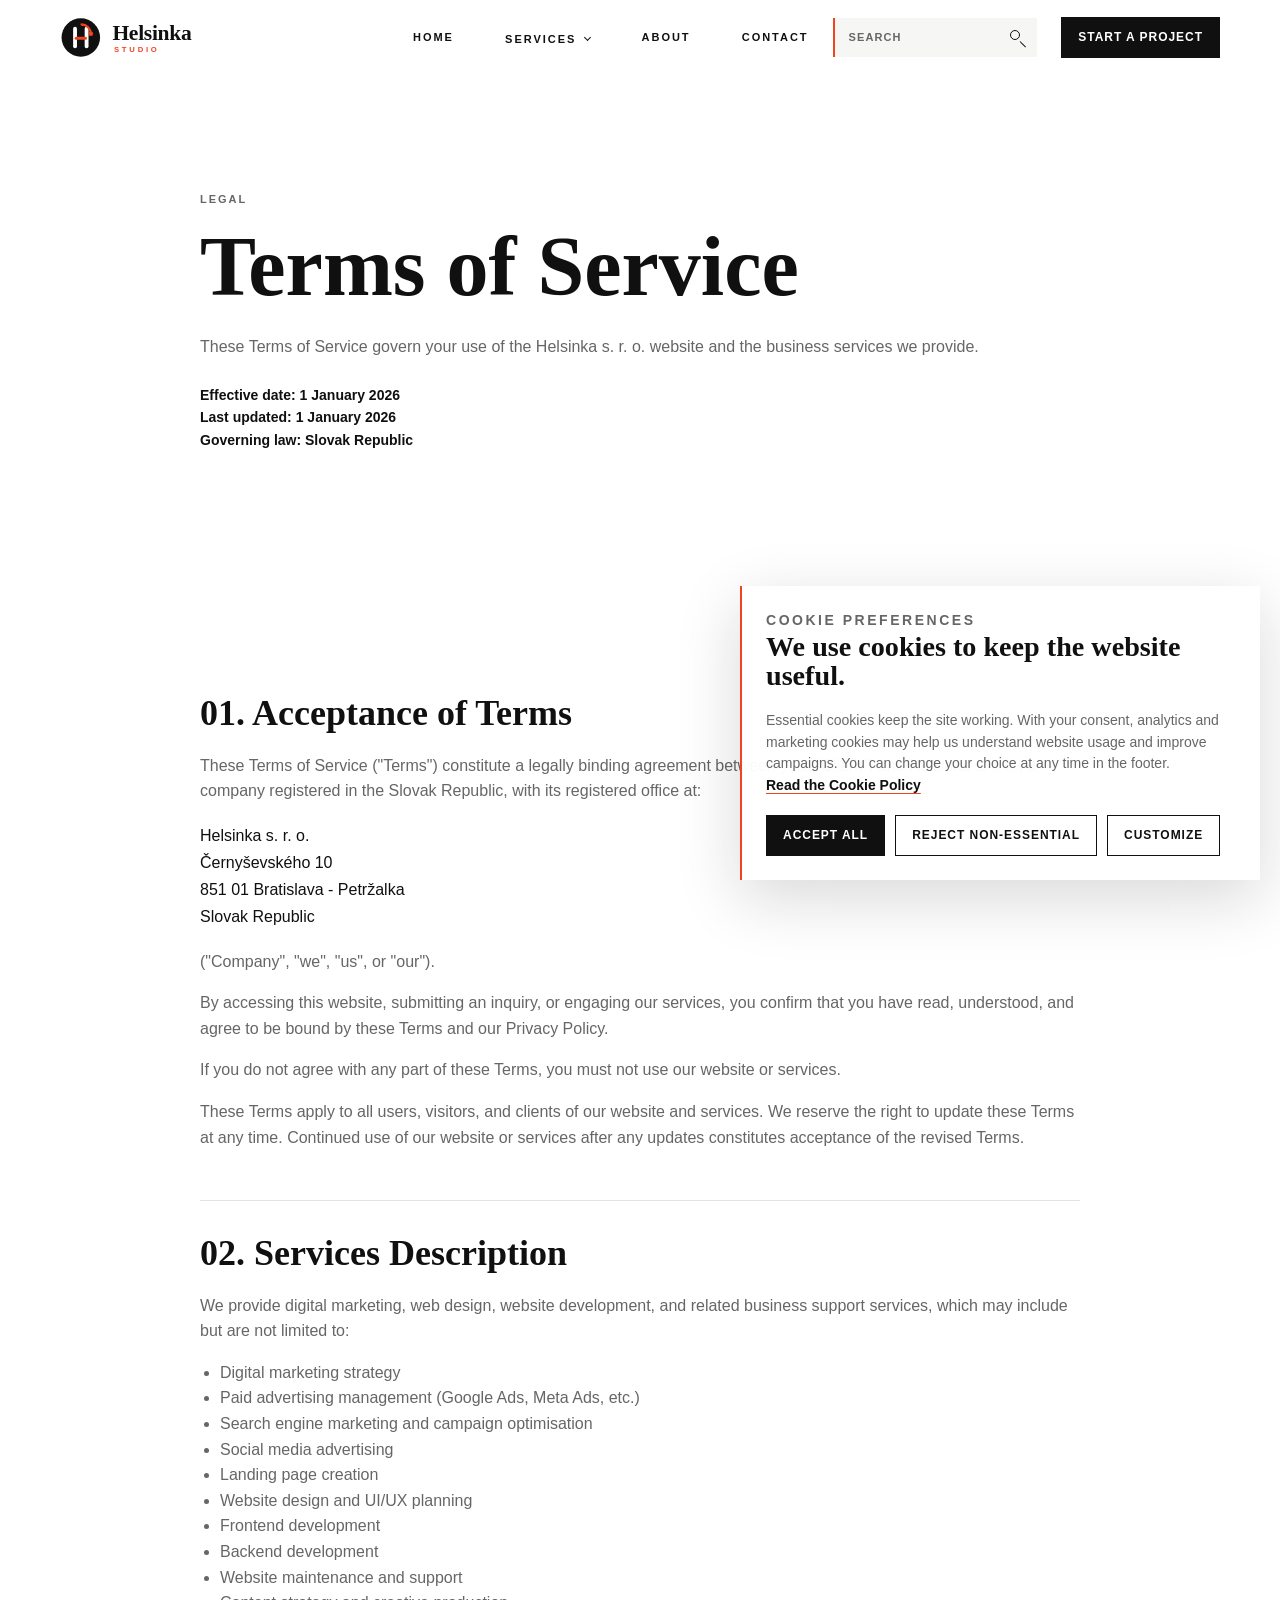
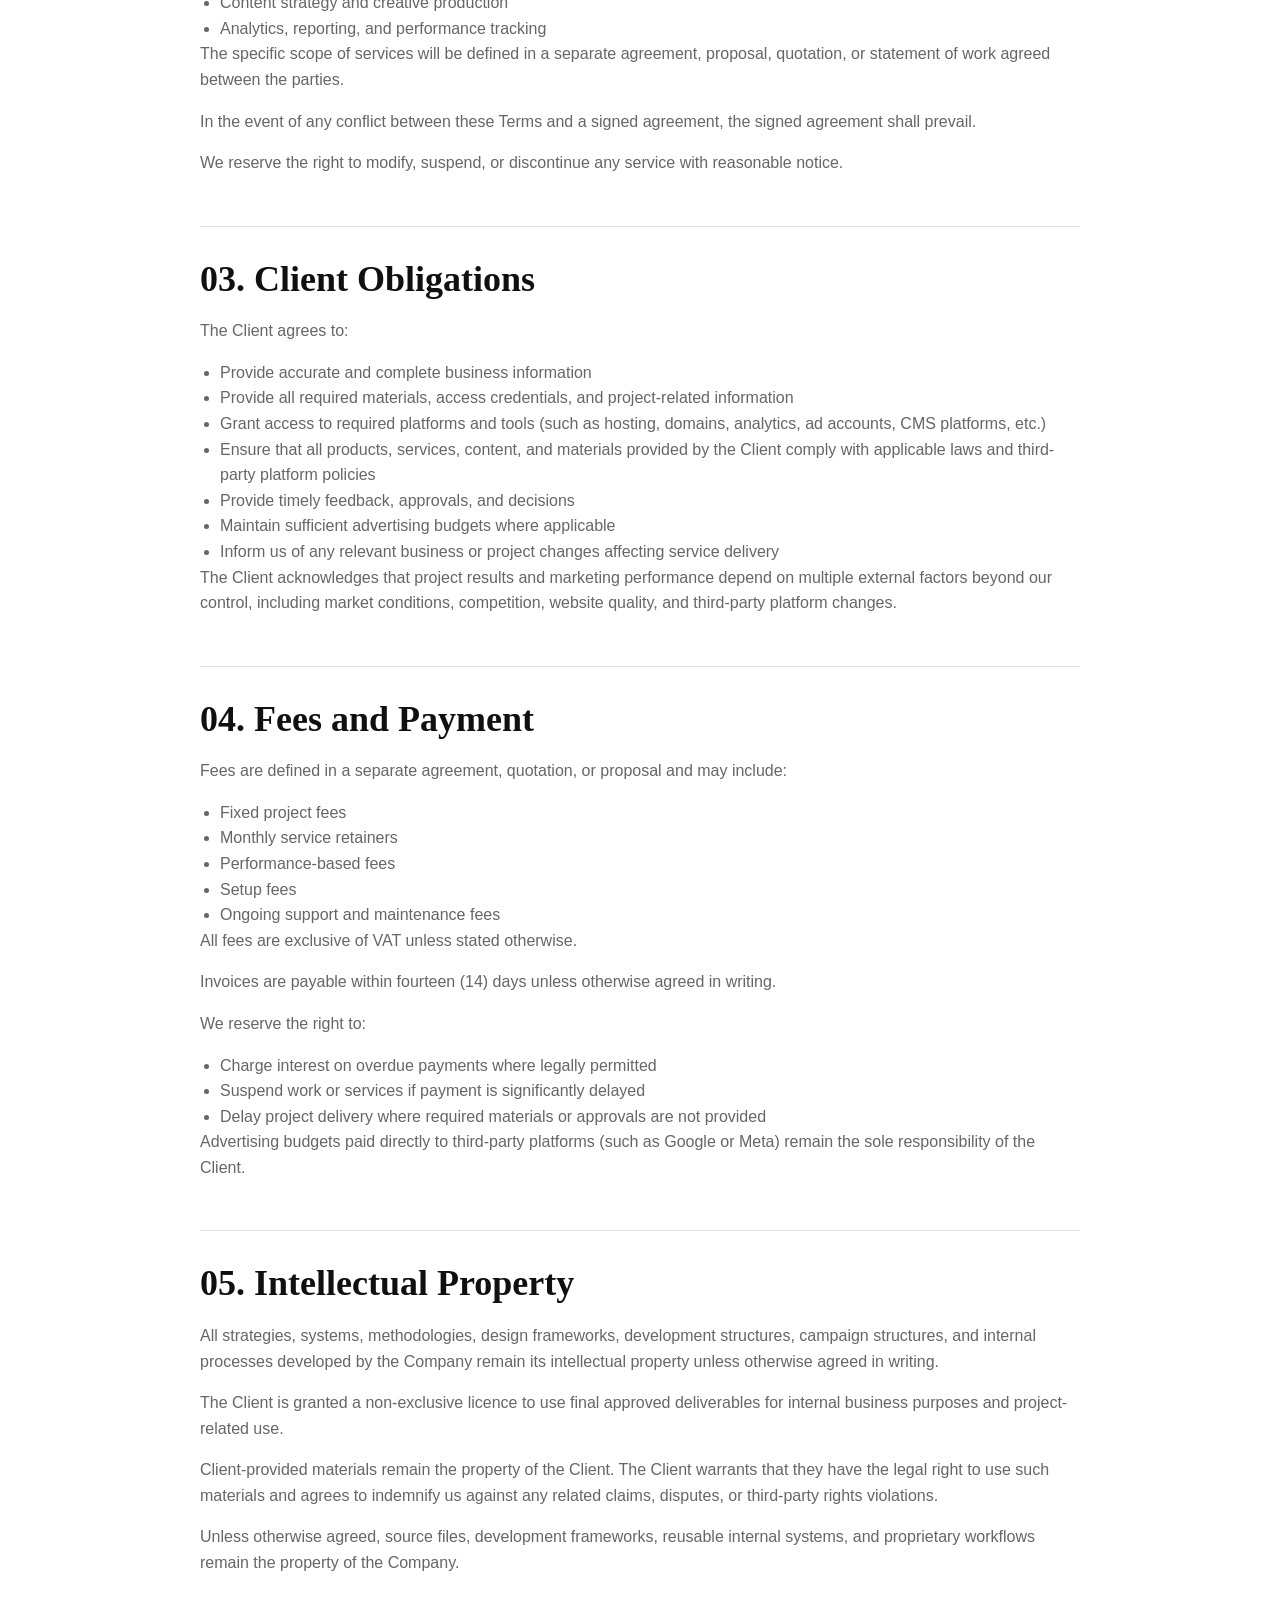
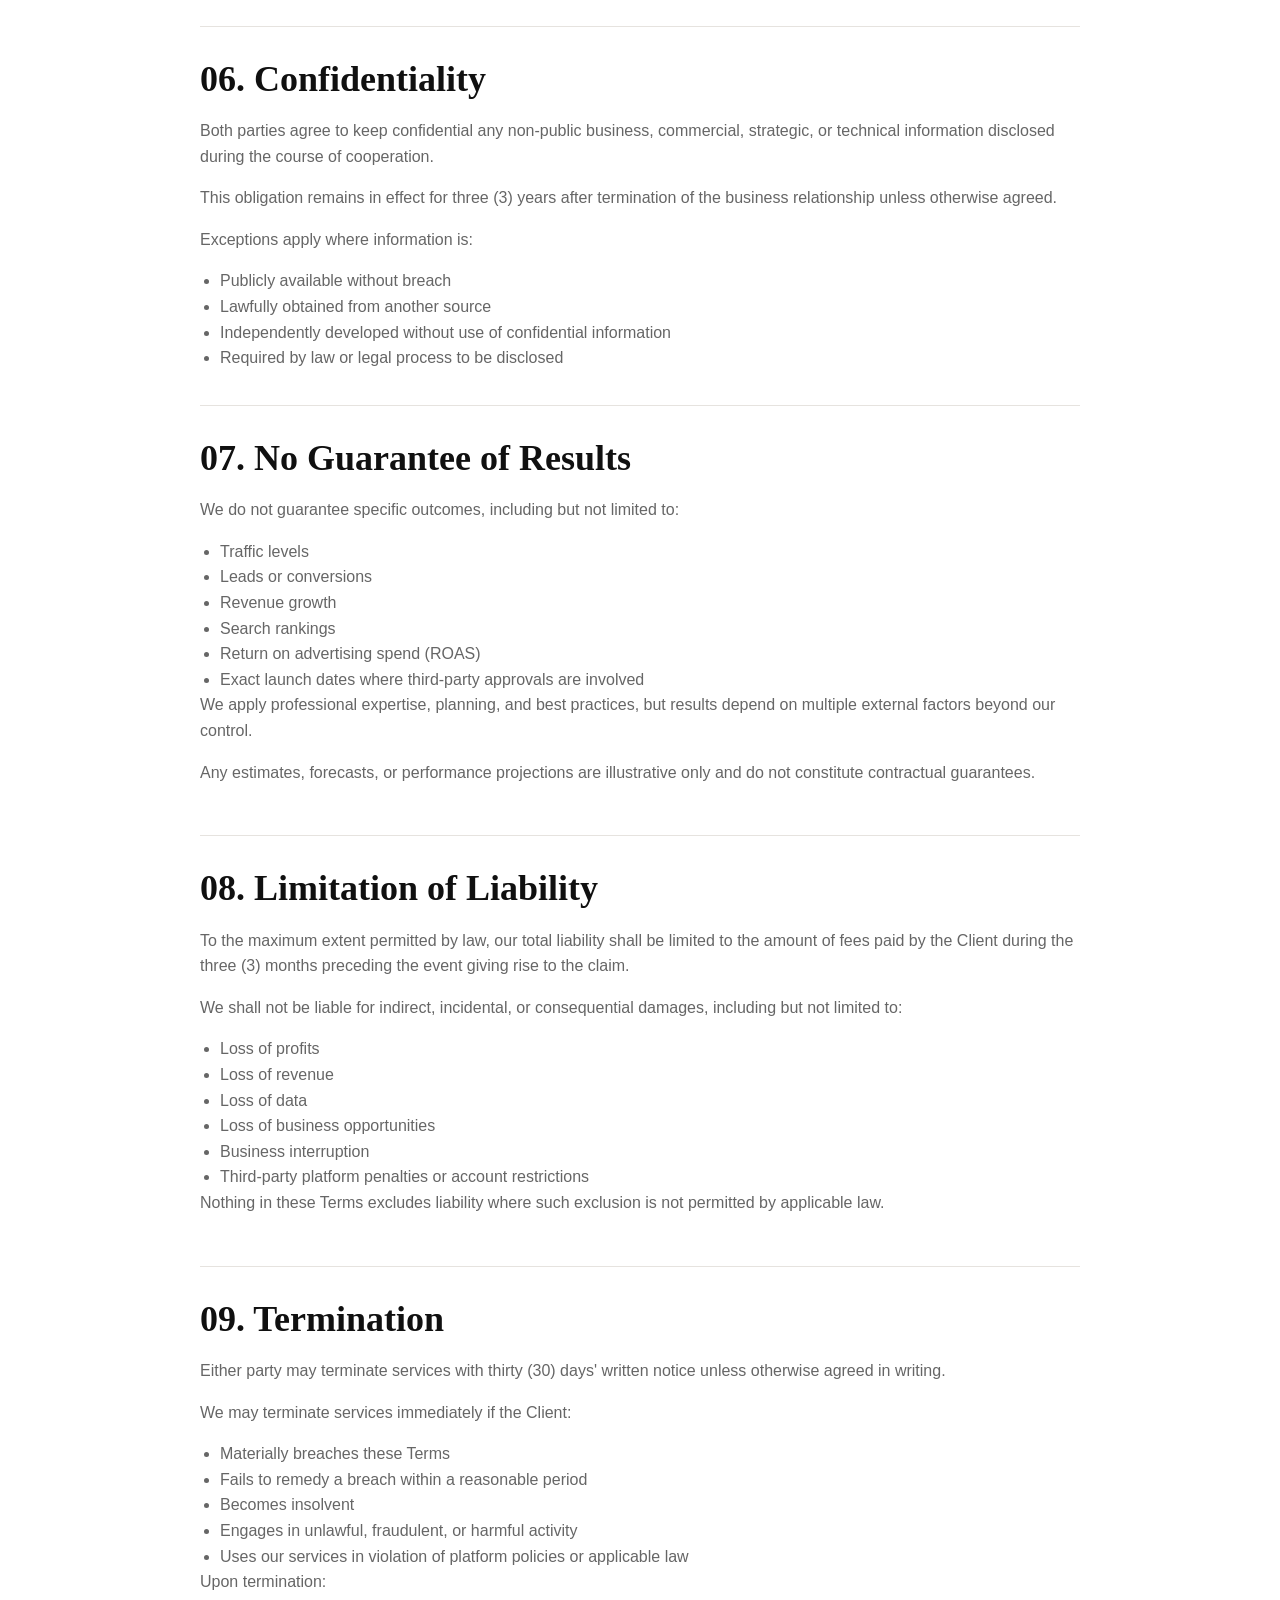
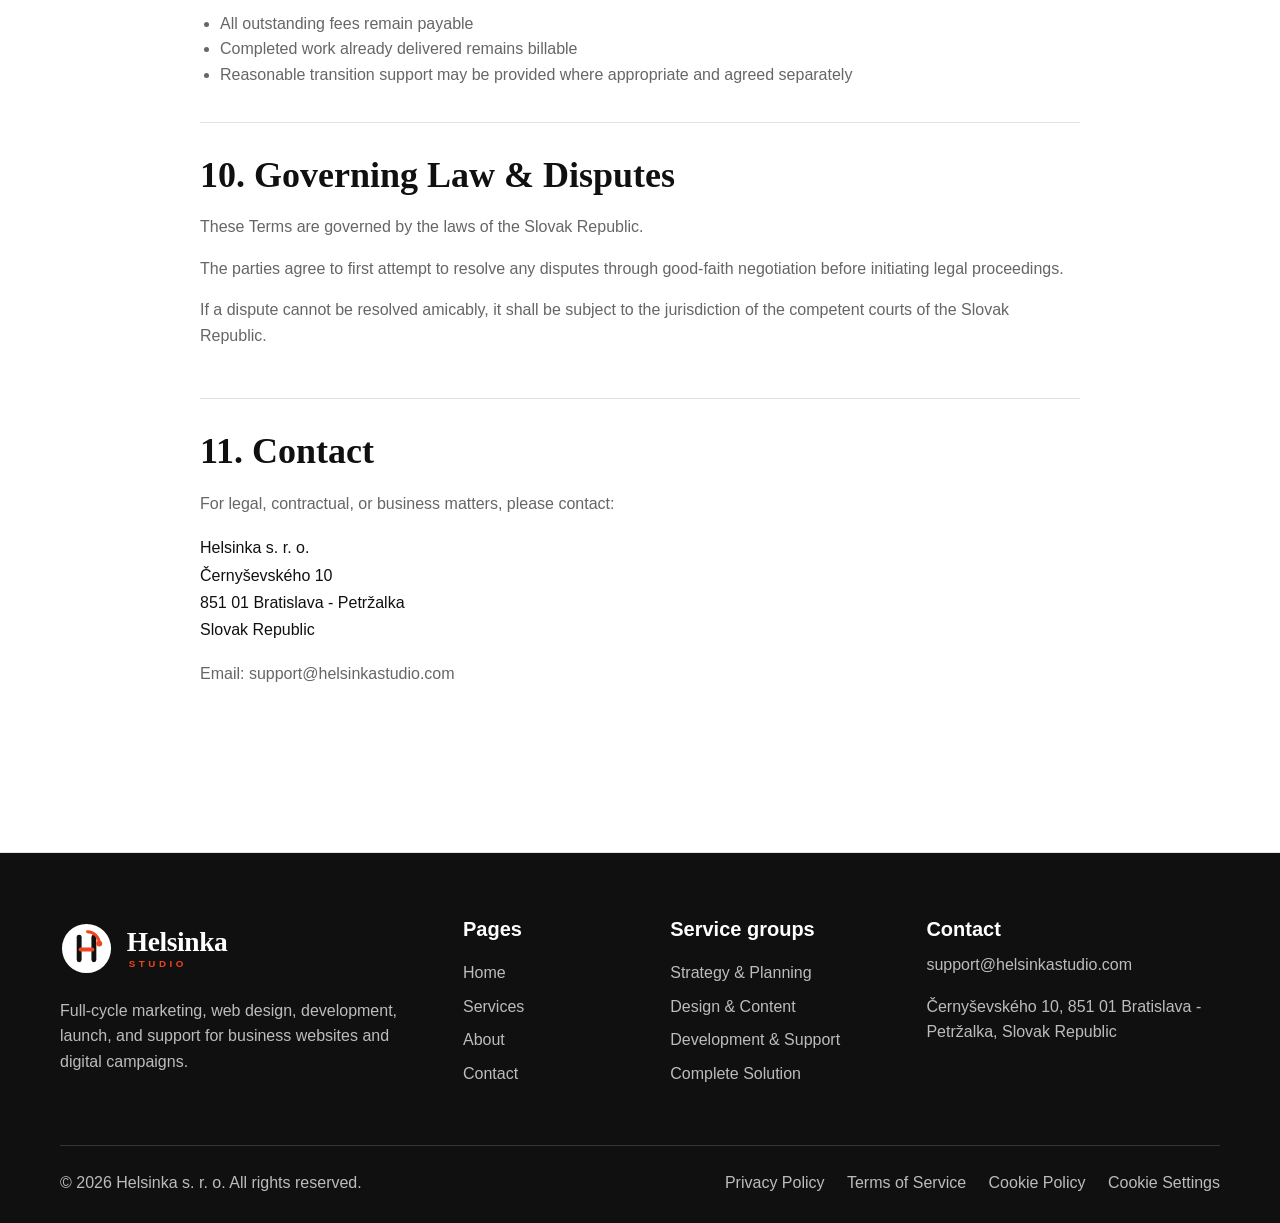
<file: terms.html>
<!doctype html>
<html lang="en">
<head>
  <meta charset="utf-8">
  <meta name="viewport" content="width=device-width, initial-scale=1">
  <title>Terms of Service | Helsinka Studio</title>
  <meta name="description" content="Terms of Service for Helsinka s. r. o. website use, digital marketing, web design, website development, service scope, fees, intellectual property, liability, and disputes.">
  <link rel="icon" href="img/common/favicon.svg" type="image/svg+xml">
  <link rel="stylesheet" href="css/bundle.css">
</head>
<body>
  <a class="skip-link" href="#main">Skip to content</a>
  <header class="site-header" data-header>
    <div class="container header__inner">
      <a class="brand" href="index.html" aria-label="Helsinka Studio home"><img class="brand__logo" src="img/common/logo.svg" alt=""></a>
      <nav class="nav" aria-label="Primary navigation">
        <a class="nav__link" href="index.html">Home</a>
        <div class="nav__item nav__item--dropdown" data-dropdown>
          <button class="nav__link nav__dropdown-toggle" type="button" data-dropdown-toggle aria-expanded="false">Services</button>
          <div class="nav__dropdown" data-dropdown-menu>
            <a href="services.html">All Services</a>
            <a href="strategy-planning.html">Strategy &amp; Planning</a>
            <a href="design-content.html">Design &amp; Content</a>
            <a href="development-support.html">Development &amp; Support</a>
            <a href="service-detail.html">Complete Solution</a>
          </div>
        </div>
        <a class="nav__link" href="about.html">About</a>
        <a class="nav__link" href="contact.html">Contact</a>
      </nav>
      <form class="site-search" role="search" data-site-search novalidate>
        <label class="sr-only" for="site-search-input">Search website</label>
        <div class="site-search__field">
          <input id="site-search-input" type="search" name="q" placeholder="Search" autocomplete="off" data-search-input>
          <button class="site-search__submit" type="submit">Search</button>
        </div>
        <div class="site-search__results" data-search-results aria-live="polite"></div>
      </form>
      <a class="button button--small" href="contact.html">Start a Project</a>
      <button class="menu-toggle" type="button" data-menu-open aria-controls="mobile-menu" aria-expanded="false">
        <span class="menu-toggle__line"></span>
        <span class="sr-only">Open menu</span>
      </button>
    </div>
  </header>

  <div class="mobile-menu" id="mobile-menu" data-mobile-menu aria-hidden="true">
    <div class="mobile-menu__bar">
      <a class="brand" href="index.html" aria-label="Helsinka Studio home"><img class="brand__logo" src="img/common/logo.svg" alt=""></a>
      <button class="menu-close" type="button" data-menu-close aria-label="Close menu">Close</button>
    </div>
    <nav class="mobile-menu__nav" aria-label="Mobile navigation">
      <a href="index.html">Home</a>
      <a href="services.html">Services</a>
      <div class="mobile-menu__subnav" aria-label="Service pages">
        <a href="services.html">All Services</a>
        <a href="strategy-planning.html">Strategy &amp; Planning</a>
        <a href="design-content.html">Design &amp; Content</a>
        <a href="development-support.html">Development &amp; Support</a>
        <a href="service-detail.html">Complete Solution</a>
      </div>
      <a href="about.html">About</a>
      <a href="contact.html">Contact</a>
      <a class="button" href="contact.html">Start a Project</a>
    </nav>
    <p class="mobile-menu__note">Plan your next digital project with strategy, design, development, and launch support in one place.</p>
  </div>

  <main id="main">
    <section class="page-hero section legal-hero">
      <div class="container narrow">
        <p class="eyebrow">Legal</p>
        <h1>Terms of Service</h1>
        <p>These Terms of Service govern your use of the Helsinka s. r. o. website and the business services we provide.</p>
        <p class="legal-date">Effective date: 1 January 2026<br>Last updated: 1 January 2026<br>Governing law: Slovak Republic</p>
      </div>
    </section>

    <section class="section legal-content">
      <div class="container narrow">
        <section>
          <h2>01. Acceptance of Terms</h2>
          <p>These Terms of Service ("Terms") constitute a legally binding agreement between you ("Client") and Helsinka s. r. o., a company registered in the Slovak Republic, with its registered office at:</p>
          <address>
            Helsinka s. r. o.<br>
            &#268;erny&#353;evsk&#233;ho 10<br>
            851 01 Bratislava - Petr&#382;alka<br>
            Slovak Republic
          </address>
          <p>("Company", "we", "us", or "our").</p>
          <p>By accessing this website, submitting an inquiry, or engaging our services, you confirm that you have read, understood, and agree to be bound by these Terms and our Privacy Policy.</p>
          <p>If you do not agree with any part of these Terms, you must not use our website or services.</p>
          <p>These Terms apply to all users, visitors, and clients of our website and services. We reserve the right to update these Terms at any time. Continued use of our website or services after any updates constitutes acceptance of the revised Terms.</p>
        </section>

        <section>
          <h2>02. Services Description</h2>
          <p>We provide digital marketing, web design, website development, and related business support services, which may include but are not limited to:</p>
          <ul>
            <li>Digital marketing strategy</li>
            <li>Paid advertising management (Google Ads, Meta Ads, etc.)</li>
            <li>Search engine marketing and campaign optimisation</li>
            <li>Social media advertising</li>
            <li>Landing page creation</li>
            <li>Website design and UI/UX planning</li>
            <li>Frontend development</li>
            <li>Backend development</li>
            <li>Website maintenance and support</li>
            <li>Content strategy and creative production</li>
            <li>Analytics, reporting, and performance tracking</li>
          </ul>
          <p>The specific scope of services will be defined in a separate agreement, proposal, quotation, or statement of work agreed between the parties.</p>
          <p>In the event of any conflict between these Terms and a signed agreement, the signed agreement shall prevail.</p>
          <p>We reserve the right to modify, suspend, or discontinue any service with reasonable notice.</p>
        </section>

        <section>
          <h2>03. Client Obligations</h2>
          <p>The Client agrees to:</p>
          <ul>
            <li>Provide accurate and complete business information</li>
            <li>Provide all required materials, access credentials, and project-related information</li>
            <li>Grant access to required platforms and tools (such as hosting, domains, analytics, ad accounts, CMS platforms, etc.)</li>
            <li>Ensure that all products, services, content, and materials provided by the Client comply with applicable laws and third-party platform policies</li>
            <li>Provide timely feedback, approvals, and decisions</li>
            <li>Maintain sufficient advertising budgets where applicable</li>
            <li>Inform us of any relevant business or project changes affecting service delivery</li>
          </ul>
          <p>The Client acknowledges that project results and marketing performance depend on multiple external factors beyond our control, including market conditions, competition, website quality, and third-party platform changes.</p>
        </section>

        <section>
          <h2>04. Fees and Payment</h2>
          <p>Fees are defined in a separate agreement, quotation, or proposal and may include:</p>
          <ul>
            <li>Fixed project fees</li>
            <li>Monthly service retainers</li>
            <li>Performance-based fees</li>
            <li>Setup fees</li>
            <li>Ongoing support and maintenance fees</li>
          </ul>
          <p>All fees are exclusive of VAT unless stated otherwise.</p>
          <p>Invoices are payable within fourteen (14) days unless otherwise agreed in writing.</p>
          <p>We reserve the right to:</p>
          <ul>
            <li>Charge interest on overdue payments where legally permitted</li>
            <li>Suspend work or services if payment is significantly delayed</li>
            <li>Delay project delivery where required materials or approvals are not provided</li>
          </ul>
          <p>Advertising budgets paid directly to third-party platforms (such as Google or Meta) remain the sole responsibility of the Client.</p>
        </section>

        <section>
          <h2>05. Intellectual Property</h2>
          <p>All strategies, systems, methodologies, design frameworks, development structures, campaign structures, and internal processes developed by the Company remain its intellectual property unless otherwise agreed in writing.</p>
          <p>The Client is granted a non-exclusive licence to use final approved deliverables for internal business purposes and project-related use.</p>
          <p>Client-provided materials remain the property of the Client. The Client warrants that they have the legal right to use such materials and agrees to indemnify us against any related claims, disputes, or third-party rights violations.</p>
          <p>Unless otherwise agreed, source files, development frameworks, reusable internal systems, and proprietary workflows remain the property of the Company.</p>
        </section>

        <section>
          <h2>06. Confidentiality</h2>
          <p>Both parties agree to keep confidential any non-public business, commercial, strategic, or technical information disclosed during the course of cooperation.</p>
          <p>This obligation remains in effect for three (3) years after termination of the business relationship unless otherwise agreed.</p>
          <p>Exceptions apply where information is:</p>
          <ul>
            <li>Publicly available without breach</li>
            <li>Lawfully obtained from another source</li>
            <li>Independently developed without use of confidential information</li>
            <li>Required by law or legal process to be disclosed</li>
          </ul>
        </section>

        <section>
          <h2>07. No Guarantee of Results</h2>
          <p>We do not guarantee specific outcomes, including but not limited to:</p>
          <ul>
            <li>Traffic levels</li>
            <li>Leads or conversions</li>
            <li>Revenue growth</li>
            <li>Search rankings</li>
            <li>Return on advertising spend (ROAS)</li>
            <li>Exact launch dates where third-party approvals are involved</li>
          </ul>
          <p>We apply professional expertise, planning, and best practices, but results depend on multiple external factors beyond our control.</p>
          <p>Any estimates, forecasts, or performance projections are illustrative only and do not constitute contractual guarantees.</p>
        </section>

        <section>
          <h2>08. Limitation of Liability</h2>
          <p>To the maximum extent permitted by law, our total liability shall be limited to the amount of fees paid by the Client during the three (3) months preceding the event giving rise to the claim.</p>
          <p>We shall not be liable for indirect, incidental, or consequential damages, including but not limited to:</p>
          <ul>
            <li>Loss of profits</li>
            <li>Loss of revenue</li>
            <li>Loss of data</li>
            <li>Loss of business opportunities</li>
            <li>Business interruption</li>
            <li>Third-party platform penalties or account restrictions</li>
          </ul>
          <p>Nothing in these Terms excludes liability where such exclusion is not permitted by applicable law.</p>
        </section>

        <section>
          <h2>09. Termination</h2>
          <p>Either party may terminate services with thirty (30) days' written notice unless otherwise agreed in writing.</p>
          <p>We may terminate services immediately if the Client:</p>
          <ul>
            <li>Materially breaches these Terms</li>
            <li>Fails to remedy a breach within a reasonable period</li>
            <li>Becomes insolvent</li>
            <li>Engages in unlawful, fraudulent, or harmful activity</li>
            <li>Uses our services in violation of platform policies or applicable law</li>
          </ul>
          <p>Upon termination:</p>
          <ul>
            <li>All outstanding fees remain payable</li>
            <li>Completed work already delivered remains billable</li>
            <li>Reasonable transition support may be provided where appropriate and agreed separately</li>
          </ul>
        </section>

        <section>
          <h2>10. Governing Law &amp; Disputes</h2>
          <p>These Terms are governed by the laws of the Slovak Republic.</p>
          <p>The parties agree to first attempt to resolve any disputes through good-faith negotiation before initiating legal proceedings.</p>
          <p>If a dispute cannot be resolved amicably, it shall be subject to the jurisdiction of the competent courts of the Slovak Republic.</p>
        </section>

        <section>
          <h2>11. Contact</h2>
          <p>For legal, contractual, or business matters, please contact:</p>
          <address>
            Helsinka s. r. o.<br>
            &#268;erny&#353;evsk&#233;ho 10<br>
            851 01 Bratislava - Petr&#382;alka<br>
            Slovak Republic
          </address>
          <p>Email: <a href="mailto:support@helsinkastudio.com">support@helsinkastudio.com</a></p>
        </section>
      </div>
    </section>
  </main>

  <footer class="site-footer">
    <div class="container footer__grid">
      <div><h2 class="footer__brand"><img class="footer__logo" src="img/common/logo-light.svg" alt="Helsinka Studio"></h2><p>Full-cycle marketing, web design, development, launch, and support for business websites and digital campaigns.</p></div>
      <nav aria-label="Footer pages"><h3>Pages</h3><a href="index.html">Home</a><a href="services.html">Services</a><a href="about.html">About</a><a href="contact.html">Contact</a></nav>
      <nav aria-label="Footer services"><h3>Service groups</h3><a href="strategy-planning.html">Strategy & Planning</a><a href="design-content.html">Design & Content</a><a href="development-support.html">Development & Support</a><a href="service-detail.html">Complete Solution</a></nav>
      <div><h3>Contact</h3><p><a href="mailto:support@helsinkastudio.com">support@helsinkastudio.com</a></p><p>&#268;erny&#353;evsk&#233;ho 10, 851 01 Bratislava - Petr&#382;alka, Slovak Republic</p></div>
    </div>
    <div class="container footer__bottom">
      <p>&copy; <span data-year></span> Helsinka s. r. o. All rights reserved.</p>
      <p><a href="privacy.html">Privacy Policy</a> <a href="terms.html">Terms of Service</a> <a href="cookie-policy.html">Cookie Policy</a> <button class="footer__link-button" type="button" data-cookie-settings>Cookie Settings</button></p>
    </div>
  </footer>
  <script src="js/main.js"></script>
</body>
</html>
</file>
<file: css/bundle.css>
@import url("base.css");
@import url("pages/home.css");
@import url("pages/services.css");
@import url("pages/service.css");
@import url("pages/about.css");
@import url("pages/contact.css");
@import url("pages/legal.css");
</file>
